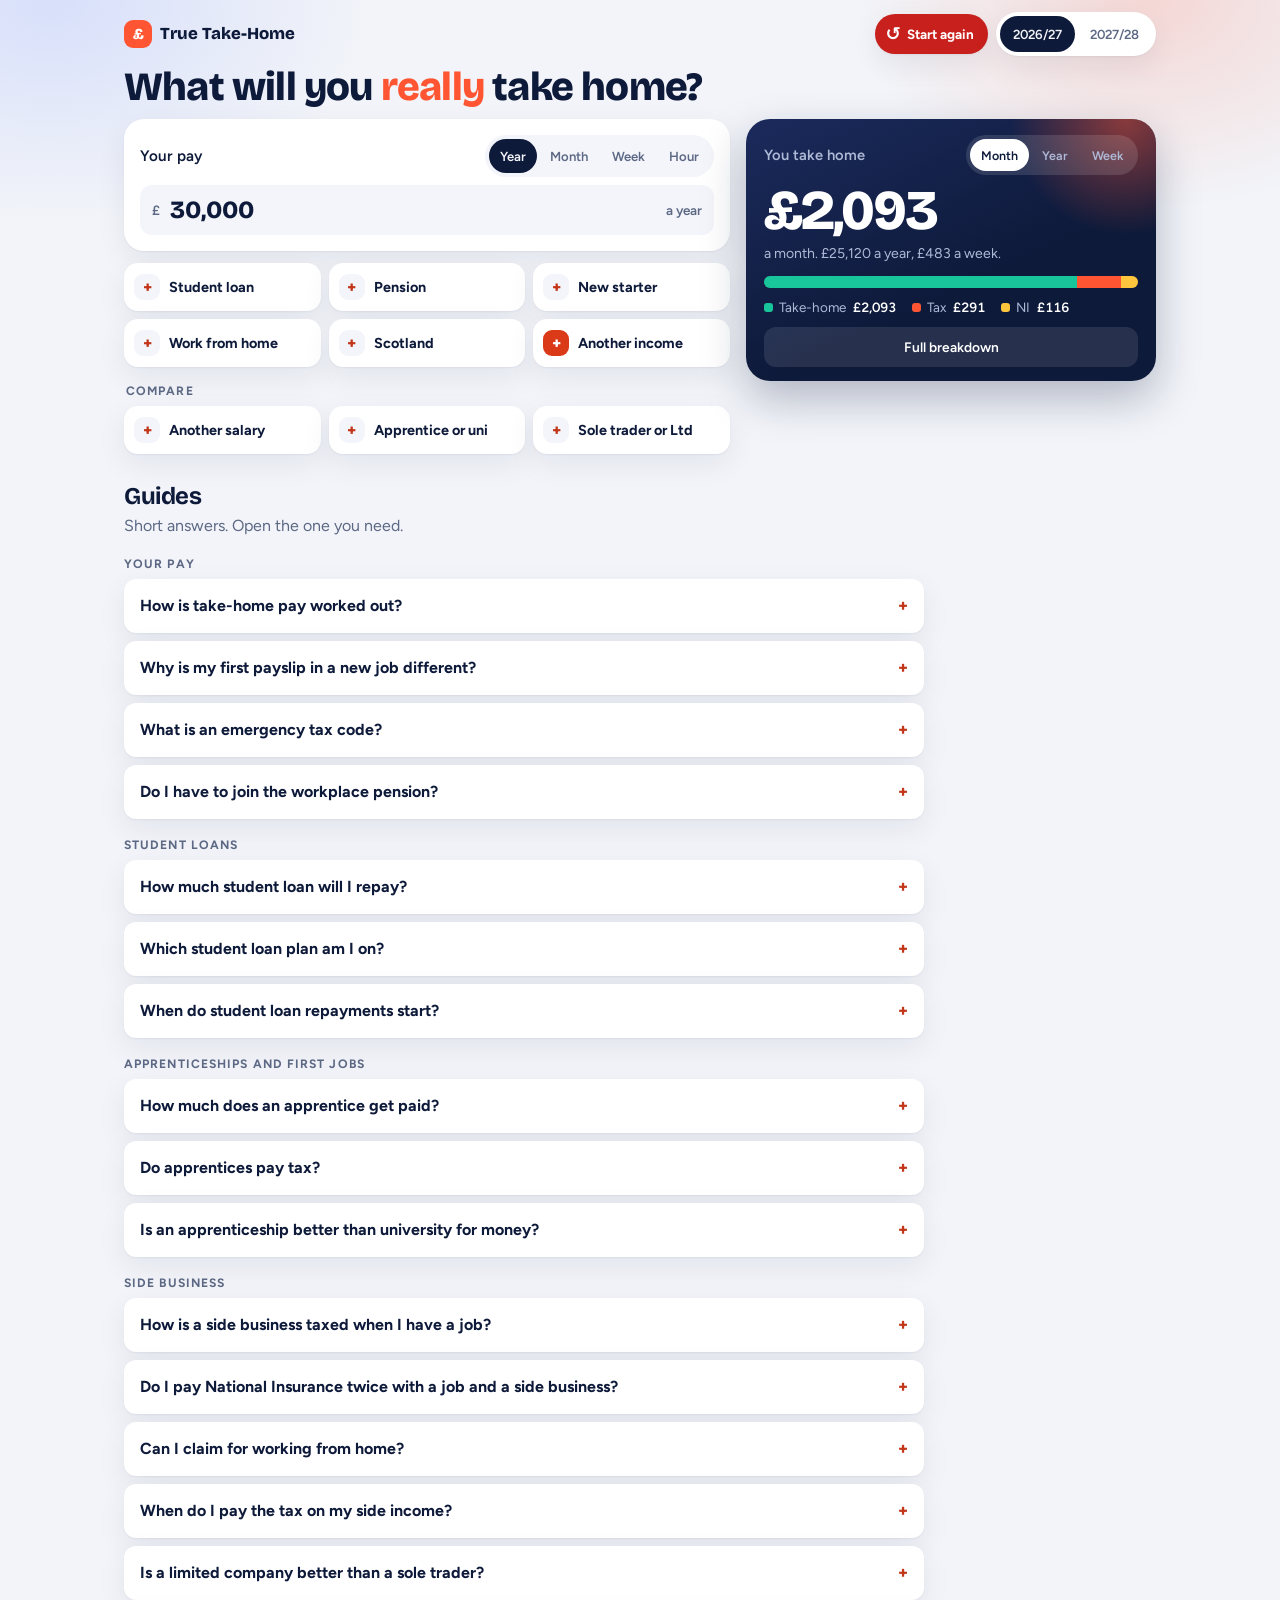
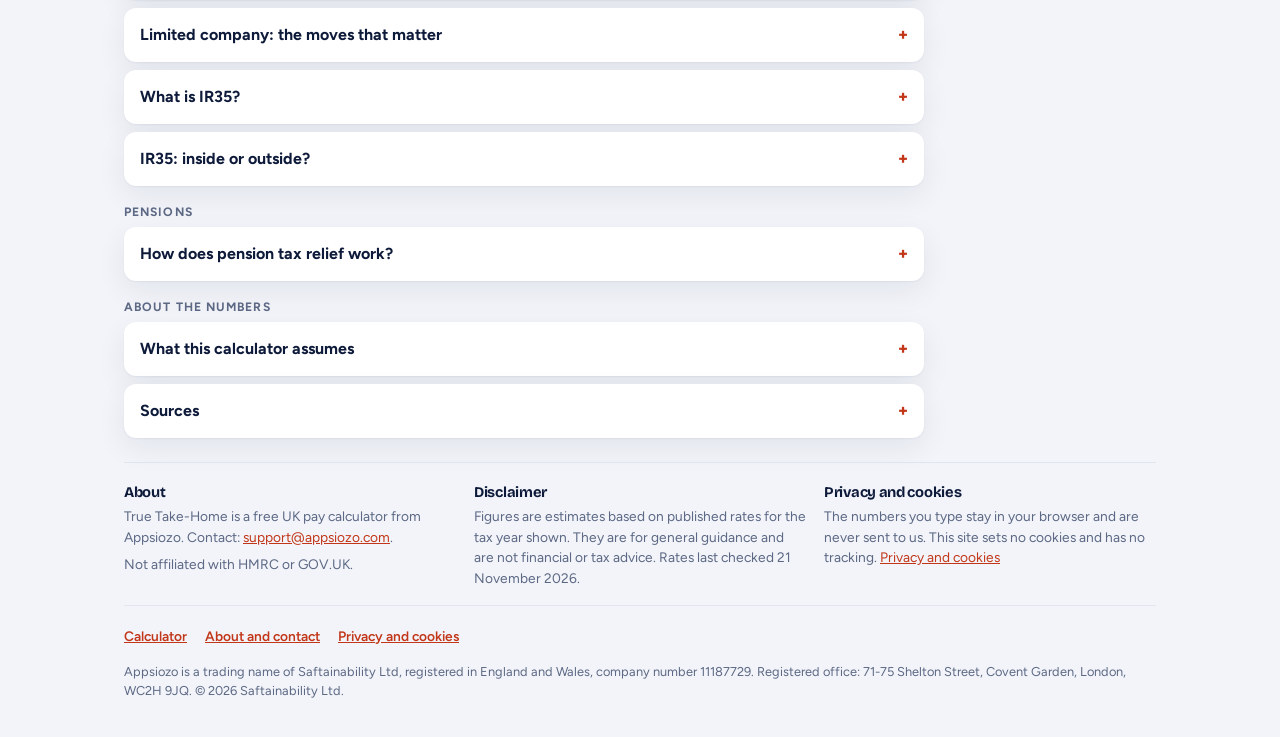
<file: docs/index.html>
<!DOCTYPE html>
<html lang="en-GB">
<head>
<meta charset="utf-8">
<meta name="viewport" content="width=device-width, initial-scale=1">
<title>Take-Home Pay Calculator UK 2026/27 | True Take-Home</title>
<meta name="description" content="Free UK take-home pay calculator for 2026/27. Salary in, take-home out. Add a student loan, pension, first job or side business only if it applies.">
<meta name="theme-color" content="#0E1A3A">
<meta name="robots" content="noindex">
<meta property="og:title" content="True Take-Home: what will you really take home?">
<meta property="og:description" content="Salary in, take-home out. Switch on student loan, pension, a first job or a side business only if they apply.">
<meta property="og:type" content="website">
<meta property="og:site_name" content="True Take-Home">
<meta property="og:locale" content="en_GB">
<link rel="icon" href="favicon.svg" type="image/svg+xml">
<link rel="apple-touch-icon" href="apple-touch-icon.png">
<link rel="preload" href="fonts/figtree.woff2" as="font" type="font/woff2" crossorigin>
<link rel="preload" href="fonts/bricolage.woff2" as="font" type="font/woff2" crossorigin>
<script type="application/ld+json">[{"@context": "https://schema.org", "@type": "FAQPage", "mainEntity": [{"@type": "Question", "name": "How is take-home pay worked out?", "acceptedAnswer": {"@type": "Answer", "text": "Three things come off your pay. Income Tax: nothing on the first £12,570 a year, 20% on the next £37,700, 40% above £50,270 and 45% above £125,140. National Insurance: 8% of pay between £12,570 and £50,270 and 2% above. And anything you have agreed to, such as a pension or a student loan. Scotland has its own six Income Tax bands, which the Scotland button applies."}}, {"@type": "Question", "name": "Why is my first payslip in a new job different?", "acceptedAnswer": {"@type": "Answer", "text": "Your tax-free allowance builds up from April whether you are working or not. If you start part way through the year, the unused allowance is waiting for you, so your first payslips have little or no Income Tax on them. National Insurance and student loan repayments are worked out on each payslip separately, so they start straight away. Add New starter to see both figures."}}, {"@type": "Question", "name": "What is an emergency tax code?", "acceptedAnswer": {"@type": "Answer", "text": "If your employer does not know your tax history, HMRC can put you on a temporary code such as 1257L W1 or M1, or 0T. You may pay more tax than you owe for a month or two. Handing over a P45 or filling in the starter checklist usually fixes it, and the overpaid tax comes back through your pay."}}, {"@type": "Question", "name": "Do I have to join the workplace pension?", "acceptedAnswer": {"@type": "Answer", "text": "If you are 22 or over and earn more than £10,000 a year your employer must enrol you, with at least 5% from you and 3% from them. You can opt out, but you give up the employer's money. Under 22 you can ask to join."}}, {"@type": "Question", "name": "How much student loan will I repay?", "acceptedAnswer": {"@type": "Answer", "text": "You repay 9% of what you earn above your plan's threshold. A postgraduate loan adds 6% above its own threshold. What you owe does not change the repayment. Only your pay does."}}, {"@type": "Question", "name": "Which student loan plan am I on?", "acceptedAnswer": {"@type": "Answer", "text": "It depends on where you lived and when you started. England from August 2023: Plan 5. England from 2012 to 2023, or Wales from 2012: Plan 2. Before September 2012, or Northern Ireland: Plan 1. Scotland: Plan 4. A Master's or Doctoral loan is the postgraduate plan and is repaid alongside the others."}}, {"@type": "Question", "name": "When do student loan repayments start?", "acceptedAnswer": {"@type": "Answer", "text": "The April after you finish or leave your course, and only once you earn over the threshold. Your employer takes it from each payslip, so a month with a bonus can trigger a repayment even if your yearly pay is under the threshold. Anything left is written off after 25 to 40 years, depending on the plan."}}, {"@type": "Question", "name": "How much does an apprentice get paid?", "acceptedAnswer": {"@type": "Answer", "text": "At least £8.00 an hour if you are under 19, or in the first year of your apprenticeship. After the first year, if you are 19 or over, you move to the minimum wage for your age: £10.85 for 18 to 20 and £12.71 for 21 and over. Many employers pay more. Pick \"an hour\" next to your pay to enter an hourly rate."}}, {"@type": "Question", "name": "Do apprentices pay tax?", "acceptedAnswer": {"@type": "Answer", "text": "Yes, in the same way as any employee. On a first year apprentice wage most or all of your pay sits inside the £12,570 tax-free allowance, so there is little or no Income Tax or National Insurance to pay."}}, {"@type": "Question", "name": "Is an apprenticeship better than university for money?", "acceptedAnswer": {"@type": "Answer", "text": "An apprentice earns from day one, pays no tuition fees and has no student loan to repay. A graduate starts three or four years later, often on higher pay, and repays 9% of earnings above the threshold. Which comes out ahead depends on the two salaries. The Apprenticeship or uni comparison adds up take-home pay year by year so you can see where the lines cross."}}, {"@type": "Question", "name": "How is a side business taxed when I have a job?", "acceptedAnswer": {"@type": "Answer", "text": "As a sole trader, your profit is added to your salary and taxed on top. Your salary has already used your tax-free allowance, so the profit is taxed from the first pound. If your sales are £1,000 or less in 2026/27 there is nothing to pay or report, and that limit rises to £3,000 from 6 April 2027."}}, {"@type": "Question", "name": "Do I pay National Insurance twice with a job and a side business?", "acceptedAnswer": {"@type": "Answer", "text": "You pay Class 1 on your salary and Class 4 on your sole trader profit, but not both in full. Profit under £12,570 pays no Class 4. Above that, an annual maximum limits the 6% rate once your job has paid enough, and the rest is charged at 2%."}}, {"@type": "Question", "name": "Can I claim for working from home?", "acceptedAnswer": {"@type": "Answer", "text": "A sole trader can claim a share of rent or mortgage interest, council tax, energy, water and insurance, by room and by time, or a flat rate of £10 to £26 a month. Check your tenancy allows business use, and keep some private use of the room if you own. An employee can no longer claim from HMRC since April 2026, but an employer can pay £6 a week tax free. A limited company pays its director the same £6, or rent under a written agreement."}}, {"@type": "Question", "name": "When do I pay the tax on my side income?", "acceptedAnswer": {"@type": "Answer", "text": "For 2026/27 the return and payment are due by 31 January 2028. If the bill is over £1,000 and most of your tax is not collected through your pay, HMRC also asks for payments on account in January and July. Under £3,000, you can ask for it to be collected through your tax code if you file online by 30 December."}}, {"@type": "Question", "name": "Is a limited company better than a sole trader?", "acceptedAnswer": {"@type": "Answer", "text": "Less often than it used to be. A company pays Corporation Tax at 19% on profits up to £50,000, then you pay dividend tax of 10.75% or 35.75% on what you take out. A company tends to win when you leave profit in it, pay it into a pension, or need limited liability. The Sole trader or company comparison runs both on your figures."}}, {"@type": "Question", "name": "What is IR35?", "acceptedAnswer": {"@type": "Answer", "text": "IR35 is the nickname for the off-payroll working rules. If you work for a client through your own limited company but in practice work like one of their employees, the fee is taxed like a salary: Income Tax and National Insurance come off before your company is paid, and business costs no longer reduce the bill. It does not apply to sole traders."}}, {"@type": "Question", "name": "How does pension tax relief work?", "acceptedAnswer": {"@type": "Answer", "text": "Money going into a pension is not taxed. With a workplace pension that usually happens through your payslip. With a personal pension you pay in £80, the provider adds £20, and if you pay 40% tax you can claim another £20 back from HMRC. Salary sacrifice also saves National Insurance."}}]}, {"@context": "https://schema.org", "@type": "WebApplication", "name": "True Take-Home Calculator", "applicationCategory": "FinanceApplication", "operatingSystem": "Any", "offers": {"@type": "Offer", "price": "0", "priceCurrency": "GBP"}, "publisher": {"@type": "Organization", "name": "Saftainability Ltd"}}]</script>
<style>
@font-face{font-family:"Bricolage Grotesque";font-style:normal;font-display:swap;font-weight:200 800;src:url(fonts/bricolage.woff2) format("woff2")}
@font-face{font-family:"Figtree";font-style:normal;font-display:swap;font-weight:300 900;src:url(fonts/figtree.woff2) format("woff2")}
/* Layout idea: one screen. Pay in, answer out, and a row of switches. Each switch opens one small panel. Navy answer card, coral for action, mint for on and for money kept. */
:root{
  --bg:#F2F4F9;
  --surface:#FFFFFF;
  --field:#F3F5FA;
  --ink:#0E1A3A;
  --muted:#5C6884;
  --line:#E2E6F0;
  --coral:#FF5533;
  --coral-btn:#DB3A18;
  --link:#C2371A;
  --hero:#0E1A3A;
  --hero-2:#1B2A5C;
  --hero-muted:#AEB9D6;
  --gain:#19C59A;
  --gain-bg:#DCF7EE;
  --gain-ink:#075443;
  --warn-bg:#FFF0D9;
  --warn:#874700;
  --gold-bg:#FFEFA6;
  --gold-ink:#4F3B00;
  --seg-take:#19C59A;--seg-tax:#FF5533;--seg-ni:#FFC53D;--seg-loan:#F07BD0;--seg-ct:#B58BFF;--seg-pen:#6C8CFF;--seg-cost:#8E99B5;--seg-ret:#3CCBEA;
  --shadow:0 1px 2px rgba(14,26,58,.05),0 10px 30px rgba(14,26,58,.07);
  --f-display:"Bricolage Grotesque","Arial Narrow",system-ui,sans-serif;
  --f-body:"Figtree",system-ui,-apple-system,"Segoe UI",sans-serif;
  --r:20px;--r-s:12px;
}
@media (prefers-color-scheme: dark){
  :root:not([data-theme="light"]){
    --bg:#080E1F;--surface:#111935;--field:#0B1229;--ink:#EEF1FA;--muted:#98A3C2;--line:#232D52;
    --link:#FF8A70;--hero:#18224A;--hero-2:#24326B;--hero-muted:#B4BEDB;
    --gain-bg:#0E3A30;--gain-ink:#86EDCF;--warn-bg:#3A2A12;--warn:#FFC37A;--gold-bg:#4D3D0A;--gold-ink:#FFE38F;
    --shadow:0 1px 2px rgba(0,0,0,.3),0 10px 30px rgba(0,0,0,.35);
    color-scheme:dark;
  }
}
:root[data-theme="dark"]{
  --bg:#080E1F;--surface:#111935;--field:#0B1229;--ink:#EEF1FA;--muted:#98A3C2;--line:#232D52;
  --link:#FF8A70;--hero:#18224A;--hero-2:#24326B;--hero-muted:#B4BEDB;
  --gain-bg:#0E3A30;--gain-ink:#86EDCF;--warn-bg:#3A2A12;--warn:#FFC37A;--gold-bg:#4D3D0A;--gold-ink:#FFE38F;
  --shadow:0 1px 2px rgba(0,0,0,.3),0 10px 30px rgba(0,0,0,.35);
  color-scheme:dark;
}
*{box-sizing:border-box}
html{-webkit-text-size-adjust:100%}
body{margin:0;background:var(--bg);color:var(--ink);font-family:var(--f-body);font-size:16px;line-height:1.5;overflow-x:hidden;position:relative}
body::before{content:"";position:absolute;inset:0 0 auto 0;height:520px;z-index:0;pointer-events:none;
  background:radial-gradient(420px 300px at 90% 0%,rgba(255,85,51,.18),transparent 70%),radial-gradient(460px 320px at 4% 0%,rgba(108,140,255,.20),transparent 70%)}
.wrap{max-width:1060px;margin:0 auto;padding:0 14px;position:relative;z-index:1}
a{color:var(--link)}
a:focus-visible,button:focus-visible,input:focus-visible,select:focus-visible,summary:focus-visible{outline:3px solid var(--coral);outline-offset:2px}
h1,h2,h3{font-family:var(--f-display);line-height:1.08;text-wrap:balance;margin:0;letter-spacing:-.02em}
h1{font-size:clamp(1.2rem,5.4vw,2.5rem);font-weight:800}
h1 em{font-style:normal;color:var(--coral)}
h2{font-size:1.5rem;font-weight:700}
h3{font-size:1.05rem;font-weight:700}
p{margin:0}
[hidden]{display:none!important}
.num{font-variant-numeric:tabular-nums}

/* header */
.top{display:flex;align-items:center;justify-content:space-between;gap:10px;padding:12px 0 8px}
.brand{display:inline-flex;align-items:center;gap:8px;font-family:var(--f-display);font-weight:800;font-size:1.05rem;text-decoration:none;color:var(--ink)}
.brand i{width:28px;height:28px;border-radius:9px;background:var(--coral);color:#fff;display:grid;place-items:center;font-style:normal;font-size:.95rem}
.top .seg{background:var(--surface);box-shadow:var(--shadow)}
.head{padding:2px 0 10px}

/* app grid: phone order is pay, answer, switches, panels */
.app{display:grid;grid-template-columns:minmax(0,1fr);gap:12px;align-items:start}
.app>*{min-width:0}
#pay{order:1}#out{order:2}#adds{order:3}#panels{order:4}
@media (min-width:940px){
  .app{grid-template-columns:minmax(0,1fr) 410px;column-gap:16px}
  #pay,#adds,#panels{grid-column:1}
  #out{grid-column:2;grid-row:1 / span 3;position:sticky;top:12px}
}
.card{background:var(--surface);border-radius:var(--r);padding:16px;box-shadow:var(--shadow)}

/* fields */
label,.lbl{display:block;font-weight:600;font-size:.88rem;margin-bottom:6px}
.hint{font-size:.8rem;color:var(--muted);margin-top:5px;line-height:1.35}
.inp{display:flex;align-items:center;border-radius:var(--r-s);background:var(--field);border:2px solid transparent;transition:border-color .15s,background .15s;min-width:0}
.inp:focus-within{border-color:var(--coral);background:var(--surface)}
.inp span{padding:0 10px;color:var(--muted);font-weight:600;font-size:.84rem;white-space:nowrap}
.inp input,.inp select{flex:1;min-width:0;width:100%;border:0;background:transparent;color:var(--ink);font:600 1.05rem var(--f-body);font-variant-numeric:tabular-nums;padding:12px 8px 12px 0;outline:0}
.inp input:first-child,.inp select{padding-left:12px}
.inp select{font-size:.92rem;font-weight:600}
.payrow{display:grid;grid-template-columns:minmax(0,1fr) auto;gap:8px}
.payrow .inp input{font:800 1.5rem var(--f-display);padding-top:9px;padding-bottom:9px}
.payrow .inp.per{min-width:118px}
.fields{display:grid;gap:12px;grid-template-columns:repeat(auto-fit,minmax(190px,1fr))}
.items{display:grid;gap:10px;grid-template-columns:repeat(2,minmax(0,1fr))}
@media (min-width:560px){.items{grid-template-columns:repeat(3,minmax(0,1fr))}}
.items label{font-size:.8rem;margin-bottom:4px;white-space:nowrap;overflow:hidden;text-overflow:ellipsis}
.items .inp input{font-size:.98rem;padding-top:10px;padding-bottom:10px}
.items .inp span{padding:0 7px 0 9px;font-size:.78rem}
.stepper{display:flex;align-items:center;gap:6px}
.stepper>button{width:44px;height:46px;flex:none;border-radius:var(--r-s);border:0;background:var(--field);color:var(--ink);font:700 1.2rem var(--f-body);cursor:pointer}
.stepper .inp{flex:1}
.stepper .inp input{text-align:center;padding-left:0;min-width:2.5em}
.stepper .inp span{padding:0 8px}
input[type=range]{width:100%;margin:8px 0 0;height:30px;accent-color:var(--coral)}
.check{display:flex;gap:10px;align-items:flex-start;font-weight:600;font-size:.92rem;margin:0;cursor:pointer;padding:6px 0}
.check input{width:22px;height:22px;accent-color:var(--coral);flex:none;margin:0}
.seg{display:inline-flex;background:var(--field);border-radius:999px;padding:4px;gap:2px}
.seg button{font:600 .82rem var(--f-body);min-height:36px;padding:0 13px;border:0;border-radius:999px;background:transparent;color:var(--muted);cursor:pointer}
.seg button[aria-pressed="true"]{background:var(--ink);color:var(--bg)}
.seg.wide{display:grid;grid-template-columns:repeat(3,minmax(0,1fr));width:100%;border-radius:14px}
.seg.wide button{border-radius:11px;min-height:40px;padding:0 4px}
.sub{display:flex;align-items:center;justify-content:space-between;gap:10px;flex-wrap:wrap;margin:16px 0 8px}
.sub b{font:700 .76rem var(--f-body);letter-spacing:.09em;text-transform:uppercase;color:var(--muted)}
.sum{margin-top:12px;font-size:.9rem;color:var(--muted);background:var(--gain-bg);border-radius:var(--r-s);padding:10px 12px}
.sum,.sum strong{color:var(--gain-ink)}
.sum.plain{background:var(--field);color:var(--muted)}
.sum.plain strong{color:var(--ink)}
details.more{margin-top:12px;border-top:1px solid var(--line);padding-top:4px}
details.more>summary{cursor:pointer;font-weight:700;font-size:.86rem;color:var(--link);list-style:none;padding:9px 0}
details.more>summary::-webkit-details-marker{display:none}
details.more>summary::before{content:"+ "}
details.more[open]>summary::before{content:"\2212  "}

/* switches */
.adds h2{font:700 .76rem var(--f-body);letter-spacing:.09em;text-transform:uppercase;color:var(--muted);margin:0 0 8px}
.adds .chips{margin-bottom:12px}
.adds .chips:last-child{margin-bottom:0}
.addh{display:flex;justify-content:space-between;align-items:baseline;gap:10px}
.addh .linkbtn{padding:0 0 8px}
.chips.scroll{flex-wrap:nowrap;overflow-x:auto;scrollbar-width:none;margin-right:-16px;padding-right:16px}
.chips.scroll::-webkit-scrollbar{display:none}
.chips.scroll .chip{flex:none}
@media (min-width:940px){.chips.scroll{flex-wrap:wrap;overflow:visible;margin-right:0;padding-right:0}}
.chips{display:flex;flex-wrap:wrap;gap:6px}
.chip{display:inline-flex;align-items:center;gap:5px;min-height:40px;padding:0 12px 0 9px;white-space:nowrap;border-radius:999px;border:0;background:var(--field);color:var(--ink);font:600 .85rem var(--f-body);cursor:pointer;transition:background .15s,color .15s}
.chip::before{content:"+";font:800 1rem var(--f-display);color:var(--link);width:12px;text-align:center}
.chip[aria-pressed="true"]{background:var(--ink);color:var(--bg)}
.chip[aria-pressed="true"]::before{content:"\2713";color:var(--gain);font-size:.85rem}
.chip:disabled{opacity:.45;cursor:not-allowed}
.linkbtn{background:none;border:0;padding:10px 0 0;font:600 .82rem var(--f-body);color:var(--link);cursor:pointer;text-decoration:underline;text-underline-offset:3px}

/* panels */
#panels{display:grid;gap:12px}
.panel{scroll-margin-top:12px;animation:rise .22s ease-out}
@keyframes rise{from{opacity:.4;transform:translateY(6px)}to{opacity:1;transform:none}}
.ph{display:flex;align-items:center;justify-content:space-between;gap:10px;margin-bottom:12px}
.ph h3{display:flex;align-items:center;gap:9px}
.ph h3::before{content:"";width:10px;height:10px;border-radius:50%;background:var(--gain)}
.panel.cmp .ph h3::before{background:var(--seg-pen)}
.x{width:36px;height:36px;border-radius:50%;border:0;background:var(--field);color:var(--muted);font:700 1.1rem var(--f-body);cursor:pointer;flex:none}

/* answer */
.result{background:linear-gradient(155deg,var(--hero-2),var(--hero) 60%);color:#fff;border-radius:24px;padding:16px 18px 14px;position:relative;overflow:hidden;box-shadow:0 18px 44px rgba(14,26,58,.28)}
.result::before{content:"";position:absolute;width:240px;height:240px;right:-90px;top:-120px;border-radius:50%;background:radial-gradient(circle,rgba(255,85,51,.5),transparent 68%);pointer-events:none}
.result>*{position:relative}
.r-top{display:flex;justify-content:space-between;align-items:center;gap:10px}
.r-top>span{font-weight:600;font-size:.92rem;color:var(--hero-muted)}
.result .seg{background:rgba(255,255,255,.12)}
.result .seg button{color:var(--hero-muted);min-height:32px;padding:0 11px;font-size:.78rem}
.result .seg button[aria-pressed="true"]{background:#fff;color:#0E1A3A}
.val{font:800 clamp(2.7rem,11vw,3.5rem)/1 var(--f-display);letter-spacing:-.04em;display:block;margin:8px 0 4px;font-variant-numeric:tabular-nums}
.subt{color:var(--hero-muted);font-size:.88rem;display:block;min-height:1.3em}
.bar{display:flex;height:12px;border-radius:99px;overflow:hidden;margin:12px 0 9px;background:rgba(255,255,255,.14)}
.bar i{display:block;height:100%;transition:width .35s ease}
.legend{display:flex;flex-wrap:wrap;gap:4px 16px;font-size:.84rem}
.legend div{display:flex;gap:7px;color:var(--hero-muted);white-space:nowrap}
.legend b{display:inline-block;width:9px;height:9px;border-radius:3px;margin-right:6px}
.legend span:last-child{color:#fff;font-weight:600}
.more-btn{margin-top:10px;width:100%;min-height:40px;border:0;border-radius:var(--r-s);background:rgba(255,255,255,.1);color:#fff;font:600 .86rem var(--f-body);cursor:pointer}
.detail{background:var(--surface);border-radius:var(--r);padding:14px 16px;box-shadow:var(--shadow);margin-top:10px}
.lines{margin:0;padding:0;list-style:none}
.lines>li{border-bottom:1px solid var(--line);font-size:.92rem}
.lr{display:flex;justify-content:space-between;align-items:center;gap:12px;padding:9px 0;min-height:42px}
.lr span:last-child{font-weight:600;white-space:nowrap}
.lines>li.tot{border-bottom:0;font-weight:700;font-size:1rem}
.lines>li.tot .lr span:last-child{font:800 1.1rem var(--f-display)}
.lines>li.pot{border-bottom:0;color:var(--muted)}
.lines>li.pot .lr{padding-top:0;min-height:0}
.exp summary{cursor:pointer;list-style:none}
.exp summary::-webkit-details-marker{display:none}
.exp summary span:first-child::before{content:"+";display:inline-grid;place-items:center;width:20px;height:20px;margin-right:8px;border-radius:6px;background:var(--field);color:var(--link);font:800 .9rem var(--f-display)}
.exp details[open] summary span:first-child::before{content:"\2212";background:var(--ink);color:var(--bg)}
.slices{list-style:none;margin:0 0 10px;padding:8px 12px;background:var(--field);border-radius:var(--r-s);display:grid;gap:6px}
.slices li{display:flex;justify-content:space-between;gap:12px;font-size:.86rem;color:var(--muted)}
.slices li span:last-child{color:var(--ink);font-weight:600;white-space:nowrap}
.sa{background:var(--field);border-radius:var(--r-s);padding:11px 13px;margin-top:10px}
.sa h3{font-size:.98rem;margin-bottom:3px}
.sa p{font-size:.88rem;color:var(--muted)}
.sa p strong{color:var(--ink)}
.notes{margin:10px 0 0;padding:0;list-style:none;display:grid;gap:7px}
.notes li{font-size:.85rem;background:var(--warn-bg);color:var(--warn);border-radius:var(--r-s);padding:9px 11px;line-height:1.4}
.acts{display:flex;flex-wrap:wrap;gap:8px;margin-top:12px}
.btn{display:inline-block;background:var(--coral-btn);color:#fff;font:700 .88rem var(--f-body);text-decoration:none;padding:10px 16px;border-radius:999px;border:0;cursor:pointer}
.btn.ghost{background:var(--field);color:var(--ink)}

/* compare */
.headline{font:800 1.25rem/1.15 var(--f-display);letter-spacing:-.02em;margin:2px 0 6px}
.cap{font-size:.88rem;color:var(--muted)}
.bars{display:grid;gap:8px;margin:12px 0}
.bars div{display:grid;grid-template-columns:minmax(0,118px) 1fr auto;align-items:center;gap:10px;font-size:.86rem;color:var(--muted)}
.bars i{display:block;height:11px;border-radius:99px;background:var(--field);overflow:hidden}
.bars i b{display:block;height:100%;border-radius:99px;background:var(--seg-pen);transition:width .35s ease}
.bars .win i b{background:var(--gain)}
.bars span:last-child{color:var(--ink);font-weight:700;font-variant-numeric:tabular-nums}
table.t{width:100%;border-collapse:collapse;font-size:.86rem;table-layout:fixed;margin-top:10px}
table.t th,table.t td{padding:8px 4px;text-align:right;border-bottom:1px solid var(--line);font-variant-numeric:tabular-nums;overflow-wrap:anywhere}
table.t th:first-child,table.t td:first-child{text-align:left;width:34%}
table.t thead th{font:700 .82rem var(--f-display);vertical-align:bottom}
table.t tr:last-child td{border-bottom:0;font-weight:700}
table.t .best{color:var(--gain-ink);background:var(--gain-bg)}
svg.chart{width:100%;height:auto;display:block;margin-top:10px}
svg.chart text{fill:var(--muted);font-family:var(--f-body);font-size:12px;font-variant-numeric:tabular-nums}
svg.chart .grid{stroke:var(--line);stroke-width:1}
svg.chart .zero{stroke:var(--ink);stroke-width:1.2}
svg.chart .ln{fill:none;stroke-width:2.4;stroke-linejoin:round;stroke-linecap:round}
svg.chart .a{stroke:var(--gain)}svg.chart .b{stroke:var(--seg-pen)}svg.chart .k{stroke:var(--ink)}
svg.chart .pos{fill:var(--gain);opacity:.26}svg.chart .negf{fill:var(--coral);opacity:.18}
svg.chart .dot{fill:var(--coral);stroke:var(--surface);stroke-width:2.5}
svg.chart .lab{fill:var(--ink);font-weight:700}
.key{display:flex;flex-wrap:wrap;gap:6px 16px;font-size:.84rem;color:var(--muted);margin-top:8px}
.key b{display:inline-block;width:14px;height:4px;border-radius:2px;margin-right:6px;vertical-align:middle}

/* below the fold */
.ad{margin:22px 0;min-height:100px;border:1.5px dashed var(--line);border-radius:var(--r);display:grid;place-items:center;text-align:center;color:var(--muted);font-size:.8rem;padding:10px}
.ad small{display:block;text-transform:uppercase;letter-spacing:.12em;font-size:.72rem;font-weight:700;margin-bottom:3px}
.guides{padding:18px 0 6px}
.guides>h2{margin-bottom:4px}
.guides>p{color:var(--muted);margin-bottom:14px}
.guides h3.grp{font:700 .76rem var(--f-body);letter-spacing:.09em;text-transform:uppercase;color:var(--muted);margin:18px 0 8px}
.acc{display:grid;gap:8px;max-width:800px}
.acc details{background:var(--surface);border-radius:var(--r-s);padding:4px 16px;box-shadow:var(--shadow)}
.acc summary{cursor:pointer;font-weight:700;list-style:none;display:flex;justify-content:space-between;gap:12px;padding:11px 0}
.acc summary::-webkit-details-marker{display:none}
.acc summary::after{content:"+";font:700 1.2rem var(--f-display);color:var(--link)}
.acc details[open] summary::after{content:"\2212"}
.acc details>*:not(summary){color:var(--muted);font-size:.94rem;margin-bottom:12px}
.acc ul{padding-left:20px;display:grid;gap:5px;margin-top:0}
.acc table{border-collapse:collapse;width:100%;font-size:.9rem}
.acc td,.acc th{padding:6px 4px;border-bottom:1px solid var(--line);text-align:left}
footer{border-top:1px solid var(--line);margin-top:18px;padding:22px 0 100px;font-size:.86rem;color:var(--muted)}
footer .cols{display:grid;gap:18px;grid-template-columns:repeat(auto-fit,minmax(230px,1fr))}
footer h3{font-size:.92rem;color:var(--ink);margin-bottom:5px}
footer p+p{margin-top:7px}

/* floating answer on a phone, only while the answer card is off screen */
.dock{position:fixed;left:10px;right:10px;bottom:10px;z-index:5;background:var(--hero);color:#fff;display:flex;justify-content:space-between;align-items:center;gap:12px;padding:9px 9px 9px 18px;border-radius:999px;box-shadow:0 12px 30px rgba(8,14,31,.4);transition:transform .25s ease,opacity .25s ease}
.dock.off{transform:translateY(90px);opacity:0;pointer-events:none}
.dock .num{font:800 1.2rem var(--f-display)}
.dock small{display:block;font-size:.64rem;font-weight:700;color:var(--hero-muted);text-transform:uppercase;letter-spacing:.1em}
.dock button{color:#fff;background:var(--coral-btn);font:700 .84rem var(--f-body);border:0;min-height:40px;padding:0 16px;border-radius:999px;cursor:pointer}
@media (min-width:940px){.dock{display:none}footer{padding-bottom:36px}}
@media (prefers-reduced-motion:reduce){*{transition:none!important;animation:none!important}}
@media (max-width:480px){
  .chip::before{display:none}
  .chip{padding:0 13px}
  .adds .chips:not(.scroll){display:grid;grid-template-columns:repeat(3,minmax(0,1fr))}
  .adds .chips:not(.scroll) .chip{justify-content:center;padding:0 3px;font-size:.8rem}
}
.addh .linkbtn{padding:11px 0 11px 12px;margin:-11px 0 -3px}
@media (max-width:340px){.adds .chips:not(.scroll) .chip{font-size:.72rem;padding:0 1px}}
@media (pointer:coarse){.result .seg button{min-height:38px}}

/* costs and bills, one line at a time */
.bigbtn{display:flex;align-items:center;justify-content:center;gap:8px;width:100%;min-height:50px;margin-top:12px;border:0;border-radius:14px;background:var(--ink);color:var(--bg);font:700 .95rem var(--f-body);cursor:pointer}
.bigbtn::before{content:"+";font:800 1.2rem var(--f-display);color:var(--gain)}
.bigbtn[aria-expanded="true"]{background:var(--field);color:var(--ink)}
.bigbtn[aria-expanded="true"]::before{content:"\2713";font-size:1rem}
.pick{display:grid;grid-template-columns:repeat(2,minmax(0,1fr));gap:8px;margin-top:10px}
@media (min-width:560px){.pick{grid-template-columns:repeat(3,minmax(0,1fr))}}
.pick button{min-height:50px;padding:6px 10px;border:1.5px dashed var(--line);border-radius:14px;background:transparent;color:var(--ink);font:600 .86rem var(--f-body);cursor:pointer;text-align:left;display:flex;align-items:center;gap:7px;line-height:1.2}
.pick button::before{content:"+";font:800 1.05rem var(--f-display);color:var(--link);flex:none}
.pick p{grid-column:1/-1;font-size:.86rem;color:var(--muted)}
.lns{display:grid;gap:10px;margin-top:12px}
@media (min-width:560px){.lns{grid-template-columns:repeat(2,minmax(0,1fr))}}
.ln label{font-size:.84rem;margin-bottom:4px}
.lnrow{display:flex;gap:6px;align-items:center}
.lnrow .inp{flex:1}
.lnrow .inp.pc{flex:0 0 112px}
.lnrow .inp.pc input{padding-left:10px;min-width:2.4em}
.lnrow .inp.pc span{padding:0 8px 0 0;font-size:.78rem}
.lnrow .x{width:44px;height:46px;border-radius:var(--r-s)}

/* v3: plus tiles, button groups, highlighted relief, ad space */
.payh{display:flex;justify-content:space-between;align-items:center;gap:10px;margin-bottom:8px}
.payh label{margin:0;font-size:.95rem}
.payh .seg button{min-height:34px;padding:0 11px}
.inp.big input{font:800 1.55rem var(--f-display);padding-top:8px;padding-bottom:8px}
.lbl{margin-bottom:8px}
.tiles{display:grid;grid-template-columns:repeat(2,minmax(0,1fr));gap:8px}
@media (min-width:560px){.tiles{grid-template-columns:repeat(3,minmax(0,1fr))}}
.tile{display:flex;align-items:center;gap:9px;min-height:48px;padding:0 10px;border:0;border-radius:14px;background:var(--surface);box-shadow:var(--shadow);color:var(--ink);font:700 .9rem var(--f-body);text-align:left;cursor:pointer;transition:background .15s,color .15s}
.tile::before{content:"+";flex:none;width:26px;height:26px;border-radius:9px;display:grid;place-items:center;background:var(--field);color:var(--link);font:800 1.1rem var(--f-display)}
.tile[aria-pressed="true"]{background:var(--ink);color:var(--bg)}
.tile[aria-pressed="true"]::before{content:"\2713";background:var(--gain);color:#06211F;font-size:.85rem}
.tile.inc:not([aria-pressed="true"])::before{background:var(--coral-btn);color:#fff}
.tile:disabled{opacity:.45;cursor:not-allowed}
.cmph{display:flex;justify-content:space-between;align-items:center;margin:14px 2px 8px}
.cmph h2{font:700 .76rem var(--f-body);letter-spacing:.09em;text-transform:uppercase;color:var(--muted)}
.cmph .linkbtn{padding:8px 0 8px 12px}
.rm{min-height:38px;padding:0 14px;border:0;border-radius:999px;background:var(--field);color:var(--link);font:700 .82rem var(--f-body);cursor:pointer;flex:none}
.plans{display:grid;grid-template-columns:repeat(2,minmax(0,1fr));gap:8px}
@media (min-width:560px){.plans{grid-template-columns:repeat(3,minmax(0,1fr))}}
.plans button{display:grid;gap:2px;text-align:left;min-height:58px;padding:8px 12px;border:2px solid transparent;border-radius:14px;background:var(--field);color:var(--ink);font-family:var(--f-body);cursor:pointer}
.plans button b{font:700 .95rem var(--f-display)}
.plans button small{font-size:.76rem;color:var(--muted);line-height:1.25}
.plans button[aria-pressed="true"]{background:var(--ink);color:var(--bg)}
.plans button[aria-pressed="true"] small{color:var(--hero-muted)}
.months{display:grid;grid-template-columns:repeat(6,minmax(0,1fr));gap:6px}
.months button{min-height:44px;border:0;border-radius:12px;background:var(--field);color:var(--ink);font:600 .86rem var(--f-body);cursor:pointer}
.months button[aria-pressed="true"]{background:var(--ink);color:var(--bg)}
.seg.wide.two{grid-template-columns:repeat(2,minmax(0,1fr))}
.hl{margin-top:10px;background:var(--gold-bg);color:var(--gold-ink);border-radius:var(--r-s);padding:8px 12px;font-size:.86rem;font-weight:600;display:flex;justify-content:space-between;gap:10px;align-items:center}
.hl b{font:800 1rem var(--f-display);white-space:nowrap}
.sum.gold{background:var(--gold-bg);margin-top:8px}
.sum.gold,.sum.gold strong{color:var(--gold-ink)}
.ad-a{margin:10px 0 0;min-height:64px;padding:6px}
.ad-a .ad-l{display:none}
@media (min-width:940px){.ad-a{min-height:262px}.ad-a .ad-s{display:none}.ad-a .ad-l{display:inline}}
@media (pointer:coarse){.payh .seg button{min-height:38px}.top .seg button{min-height:38px}}
@media (min-width:940px){.app{grid-template-rows:auto auto 1fr}}
@media (max-width:939px){.ad-a{min-height:58px;margin-top:8px}.tile{min-height:46px}.tiles{gap:7px}.app{gap:10px}}
.cmph .linkbtn{padding:12px 0 12px 14px}

/* start again: red, in the header and beside See result, with a few seconds to undo */
.topr{display:flex;align-items:center;gap:8px}
.reset{display:inline-flex;align-items:center;gap:6px;min-height:40px;padding:0 14px 0 11px;border:0;border-radius:999px;background:#C8201C;color:#fff;font:700 .84rem var(--f-body);cursor:pointer;white-space:nowrap}
.reset::before{content:"\21BA";font-size:1.15rem;line-height:1}
.reset.undo{background:var(--ink);color:var(--bg)}
.reset.undo::before{content:"\21A9";color:var(--gain)}
.top .reset{box-shadow:var(--shadow)}
.dockb{display:flex;gap:6px;flex:none}
.dock{padding-left:16px}
.dock .reset,.dock .see{min-height:40px;padding:0 13px;font:700 .82rem var(--f-body);border-radius:999px;border:0;cursor:pointer}
.dock .reset{padding-left:10px;background:#D62B26}
.dock .reset.undo{background:#fff;color:#0E1A3A}
.dock .see{background:var(--gain);color:#06211F}
.cmph{margin-top:16px}
@media (max-width:430px){.brand .wm{display:none}.brand i{width:34px;height:34px;font-size:1.1rem;border-radius:11px}}
@media (max-width:380px){.top .seg button{padding:0 8px;font-size:.76rem}.top .reset{padding:0 10px 0 8px;font-size:.78rem}.top{gap:6px}.topr{gap:6px}}

/* final audit fixes */
.plans button[aria-pressed="true"] small{color:inherit;opacity:.72}
.ad-a .ad-m{display:none}
@media (min-width:760px) and (max-width:939px){.ad-a{min-height:102px}.ad-a .ad-s{display:none}.ad-a .ad-m{display:inline}}
.dock small{font-size:.72rem;letter-spacing:.06em}
.brand{min-height:44px}
footer .links{margin-top:16px;padding-top:14px;border-top:1px solid var(--line);display:flex;flex-wrap:wrap;gap:6px 18px}
footer .links a{display:inline-block;padding:6px 0;font-weight:600}
footer .legal{margin-top:10px;font-size:.8rem}
/* text pages */
.page{max-width:720px;padding:6px 0 40px}
.page h1{font-size:clamp(1.7rem,6vw,2.4rem);margin:10px 0 6px}
.page h2{font-size:1.2rem;margin:26px 0 6px}
.page p,.page li{color:var(--ink);font-size:1rem;line-height:1.6}
.page p+p{margin-top:10px}
.page ul{margin:8px 0 0;padding-left:20px}
.page .lead{color:var(--muted);font-size:.95rem}
.page .card{background:var(--surface);box-shadow:var(--shadow);border-radius:var(--r);padding:18px;margin-top:16px}
.back{display:inline-flex;align-items:center;min-height:44px;padding:0 16px;border-radius:999px;background:var(--ink);color:var(--bg);font-weight:700;text-decoration:none;font-size:.9rem}
.ad.live{border:0;padding:0;display:block;min-height:100px}
.ad-a.live{min-height:60px}
@media (min-width:940px){.ad-a.live{min-height:250px}}
.vh{position:absolute;width:1px;height:1px;overflow:hidden;clip-path:inset(50%);white-space:nowrap}
.back{white-space:nowrap}
</style>
</head>
<body>
<div class="wrap">
  <header class="top">
    <a class="brand" href="#top" id="top"><i>£</i><span class="wm">True Take-Home</span></a>
    <div class="topr">
      <button type="button" class="reset" data-reset>Start again</button>
      <div class="seg" data-opt="year" role="group" aria-label="Tax year">
        <button type="button" data-v="2026-27">2026/27</button>
        <button type="button" data-v="2027-28">2027/28</button>
      </div>
    </div>
  </header>

  <main>
  <div class="head"><h1>What will you <em>really</em> take home?</h1></div>

  <div class="app" id="app">
    <section class="card" id="pay">
      <div class="payh">
        <label for="salary">Your pay</label>
        <div class="seg" data-opt="salaryPer" role="group" aria-label="Pay is per">
          <button type="button" data-v="year">Year</button>
          <button type="button" data-v="month">Month</button>
          <button type="button" data-v="week">Week</button>
          <button type="button" data-v="hour">Hour</button>
        </div>
      </div>
      <div class="inp big"><span>£</span><input id="salary" class="money" inputmode="decimal" value="30,000"><span id="payUnit">a year</span></div>
      <div id="hoursRow" hidden style="margin-top:10px">
        <label for="hours">Hours you work</label>
        <div class="stepper">
          <button type="button" data-for="hours" data-step="-0.5" aria-label="Fewer hours">&minus;</button>
          <div class="inp"><input id="hours" inputmode="decimal" value="37.5"><span>hours a week</span></div>
          <button type="button" data-for="hours" data-step="0.5" aria-label="More hours">+</button>
        </div>
      </div>
    </section>

    <section id="out">
      <h2 class="vh">Your take-home pay</h2>
      <div class="result" id="result" aria-live="polite">
        <div class="r-top">
          <span id="outLbl">You take home</span>
          <div class="seg" role="group" aria-label="Show figures per" id="perSeg">
            <button type="button" data-per="12" aria-pressed="true">Month</button>
            <button type="button" data-per="1" aria-pressed="false">Year</button>
            <button type="button" data-per="52" aria-pressed="false">Week</button>
          </div>
        </div>
        <span class="val" id="outTake">£0</span>
        <span class="subt" id="outSub"></span>
        <div class="bar" id="bar" role="img" aria-label="Where your pay goes"></div>
        <div class="legend num" id="legend"></div>
        <div class="hl" id="hlRelief" hidden></div>
        <button type="button" class="more-btn" id="moreBtn" aria-expanded="false" aria-controls="detail">Full breakdown</button>
      </div>
      <div class="detail" id="detail" hidden>
        <p class="cap" style="margin-bottom:6px">Tap a line with a + to see how it is worked out.</p>
        <ul class="lines num" id="lines"></ul>
        <div class="sa" id="saBox"></div>
        <ul class="notes" id="notes"></ul>
        <div class="acts">
          <button type="button" class="btn ghost" id="copyBtn">Copy summary</button>
        </div>
      </div>
    </section>

    <section id="adds" aria-label="Add to your calculation">
      <div class="tiles">
        <button type="button" class="tile" data-t="loan" aria-pressed="false">Student loan</button>
        <button type="button" class="tile" data-t="pension" aria-pressed="false">Pension</button>
        <button type="button" class="tile" data-t="starter" aria-pressed="false">New starter</button>
        <button type="button" class="tile" data-t="wfh" aria-pressed="false">Work from home</button>
        <button type="button" class="tile" data-t="scot" aria-pressed="false">Scotland</button>
        <button type="button" class="tile inc" data-t="side" aria-pressed="false">Another income</button>
      </div>
      <div class="cmph"><h2>Compare</h2></div>
      <div class="tiles">
        <button type="button" class="tile" data-t="cmpSal" aria-pressed="false">Another salary</button>
        <button type="button" class="tile" data-t="cmpRoute" aria-pressed="false">Apprentice or uni</button>
        <button type="button" class="tile" data-t="cmpSetup" aria-pressed="false">Sole trader or Ltd</button>
      </div>
    </section>

    <div id="panels">
      <!-- student loan -->
      <section class="card panel" data-p="loan" hidden>
        <div class="ph"><h3>Student loan</h3><button type="button" class="rm" data-close="loan" aria-label="Remove student loan">Remove</button></div>
        <div class="lbl">Which loans do you have? Pick every one that applies.</div>
        <div class="plans" role="group" aria-label="Student loan plans">
          <button type="button" data-plan="p5"><b>Plan 5</b><small>England, started 2023 or later</small></button>
          <button type="button" data-plan="p2"><b>Plan 2</b><small>England 2012 to 2023, or Wales</small></button>
          <button type="button" data-plan="p1"><b>Plan 1</b><small>Before 2012, or Northern Ireland</small></button>
          <button type="button" data-plan="p4"><b>Plan 4</b><small>Scotland</small></button>
          <button type="button" data-plan="pg"><b>Postgraduate</b><small>Master's or Doctoral loan</small></button>
        </div>
        <div class="sum" id="loanSum"></div>
        <div style="margin-top:12px">
          <label for="loanBal">What you still owe, if you know it</label>
          <div class="inp"><span>£</span><input id="loanBal" class="money" inputmode="decimal" value="0"></div>
        </div>
        <div class="sum plain" id="loanEst" hidden></div>
      </section>

      <!-- pension -->
      <section class="card panel" data-p="pension" hidden>
        <div class="ph"><h3>Pension</h3><button type="button" class="rm" data-close="pension" aria-label="Remove pension">Remove</button></div>
        <div class="fields">
          <div>
            <label for="wpPct">Workplace pension, your share</label>
            <div class="stepper">
              <button type="button" data-for="wpPct" data-step="-1" aria-label="Less workplace pension">&minus;</button>
              <div class="inp"><input id="wpPct" inputmode="decimal" value="5"><span>% of pay</span></div>
              <button type="button" data-for="wpPct" data-step="1" aria-label="More workplace pension">+</button>
            </div>
          </div>
          <div>
            <label for="sipp">Extra you pay into a personal pension</label>
            <div class="stepper">
              <button type="button" data-for="sipp" data-step="-25" aria-label="Less personal pension">&minus;</button>
              <div class="inp"><span>£</span><input id="sipp" class="money" inputmode="decimal" value="0"><span>a month</span></div>
              <button type="button" data-for="sipp" data-step="25" aria-label="More personal pension">+</button>
            </div>
          </div>
          <div id="cpenField" hidden>
            <label for="cpen">Paid in by your company</label>
            <div class="stepper">
              <button type="button" data-for="cpen" data-step="-25" aria-label="Less company pension">&minus;</button>
              <div class="inp"><span>£</span><input id="cpen" class="money" inputmode="decimal" value="0"><span>a month</span></div>
              <button type="button" data-for="cpen" data-step="25" aria-label="More company pension">+</button>
            </div>
          </div>
        </div>
        <div class="sum" id="penSum"></div>
        <div class="sum gold" id="penHl" hidden></div>
        <details class="more">
          <summary>How it comes out of your pay</summary>
          <div class="seg wide" data-opt="wpType" role="group" aria-label="How the workplace pension comes out of your pay">
            <button type="button" data-v="sacrifice">Salary sacrifice</button>
            <button type="button" data-v="netpay">Before tax</button>
            <button type="button" data-v="ras">After tax</button>
          </div>
          <div class="hint">Your payslip or HR will say which. Salary sacrifice also saves National Insurance.</div>
        </details>
      </section>

      <!-- new starter -->
      <section class="card panel" data-p="starter" hidden>
        <div class="ph"><h3>New starter</h3><button type="button" class="rm" data-close="starter" aria-label="Remove new starter">Remove</button></div>
        <div class="lbl">Your first payday is in</div>
        <div class="months" data-opt="startMonth" role="group" aria-label="Month of your first payday">
          <button type="button" data-v="12">Apr</button><button type="button" data-v="11">May</button><button type="button" data-v="10">Jun</button><button type="button" data-v="9">Jul</button>
          <button type="button" data-v="8">Aug</button><button type="button" data-v="7">Sep</button><button type="button" data-v="6">Oct</button><button type="button" data-v="5">Nov</button>
          <button type="button" data-v="4">Dec</button><button type="button" data-v="3">Jan</button><button type="button" data-v="2">Feb</button><button type="button" data-v="1">Mar</button>
        </div>
        <div class="hint">For a first job, or your first job since April. Pick the month of your first payslip.</div>
        <div class="sum" id="startSum"></div>
        <div class="sum plain" style="margin-top:8px">Give your employer your P45, or fill in the starter checklist they send you. Without one you can be put on an emergency tax code and pay too much until it is corrected.</div>
      </section>

      <!-- side business -->
      <section class="card panel" data-p="side" hidden>
        <div class="ph"><h3>Another income</h3><button type="button" class="rm" data-close="side" aria-label="Remove side business">Remove</button></div>
        <div class="lbl">A side business. How do you run it?</div>
        <div class="seg wide" role="group" aria-label="How you run it">
          <button type="button" data-mode="sole" aria-pressed="true">Sole trader</button>
          <button type="button" data-mode="ltd" aria-pressed="false">Limited company</button>
          <button type="button" data-mode="ir35" aria-pressed="false">Inside IR35</button>
        </div>
        <p class="hint" id="modeHint" style="margin:8px 0 12px"></p>
        <div class="fields">
          <div>
            <label for="sales" id="salesLbl">Sales for the year</label>
            <div class="inp"><span>£</span><input id="sales" class="money" inputmode="decimal" value="10,000"><span>a year</span></div>
          </div>
          <div id="costLump">
            <label for="costs">Business costs</label>
            <div class="inp"><span>£</span><input id="costs" class="money" inputmode="decimal" value="1,500"><span>a year</span></div>
          </div>
        </div>
        <div class="lns" id="bizGrid" hidden></div>
        <div class="sum plain" id="bizTotal" hidden></div>
        <button type="button" class="bigbtn" id="bizAdd" aria-expanded="false" aria-controls="bizPick">Break costs down</button>
        <div class="pick" id="bizPick" hidden></div>
        <div id="ltdBlock" hidden>
          <div class="sub"><b>Your company</b></div>
          <div class="fields">
            <div>
              <label for="ltdExtra">Cost of running the company</label>
              <div class="inp"><span>£</span><input id="ltdExtra" class="money" inputmode="decimal" value="900"><span>a year</span></div>
              <div class="hint">Accountant, filings, payroll.</div>
            </div>
            <div class="ltd-only">
              <label for="dirSalary">Salary you pay yourself</label>
              <div class="inp"><span>£</span><input id="dirSalary" class="money" inputmode="decimal" value="0"><span>a year</span></div>
              <div class="hint">Up to £5,000 carries no National Insurance.</div>
            </div>
            <div class="ltd-only">
              <label for="takePct">Profit taken out as dividends</label>
              <div class="stepper">
                <button type="button" data-for="takePct" data-step="-10" aria-label="Take out less">&minus;</button>
                <div class="inp"><input id="takePct" inputmode="decimal" value="100"><span>%</span></div>
                <button type="button" data-for="takePct" data-step="10" aria-label="Take out more">+</button>
              </div>
            </div>
          </div>
        </div>
        <div class="sum" id="sideSum"></div>
      </section>

      <!-- work from home -->
      <section class="card panel" data-p="wfh" hidden>
        <div class="ph"><h3>Working from home</h3><button type="button" class="rm" data-close="wfh" aria-label="Remove working from home">Remove</button></div>
        <div id="wfhJob">
          <p class="cap" style="margin-bottom:8px">Since April 2026 an employee can no longer claim home working costs from HMRC. Your employer can still pay you £6 a week tax free.</p>
          <div class="lbl">Does your employer pay you for working at home?</div>
          <div class="seg wide two" data-opt="erWfh" role="group" aria-label="Employer home working payment">
            <button type="button" data-v="no">No</button>
            <button type="button" data-v="yes">Yes, £6 a week</button>
          </div>
          <p class="cap" style="margin-top:8px">Run a side business from home? Add Another income and this panel becomes your room claim.</p>
        </div>
        <div id="wfhNone" hidden><p class="cap">Inside IR35 there is no claim for working from home.</p></div>
        <div id="wfhBiz" hidden>
          <div id="ltdHomeRow" hidden style="margin-bottom:12px">
            <div class="lbl">How your company pays you for the room</div>
            <div class="seg wide two" data-opt="ltdHome" role="group" aria-label="How your company pays you for the room">
              <button type="button" data-v="flat">£6 a week</button>
              <button type="button" data-v="rent">Rental agreement</button>
            </div>
          </div>
          <div id="homeLump" class="fields">
            <div>
              <label for="housing">Rent or mortgage interest</label>
              <div class="inp"><span>£</span><input id="housing" class="money" inputmode="decimal" value="1,200"><span>a month</span></div>
            </div>
            <div>
              <label for="bills">Other household bills</label>
              <div class="inp"><span>£</span><input id="bills" class="money" inputmode="decimal" value="350"><span>a month</span></div>
              <div class="hint">Council tax, energy, water, insurance.</div>
            </div>
          </div>
          <div class="lns" id="homeGrid" hidden></div>
          <div class="sum plain" id="homeTotal" hidden></div>
          <button type="button" class="bigbtn" id="homeAdd" aria-expanded="false" aria-controls="homePick">Break bills down</button>
          <div class="pick" id="homePick" hidden></div>
          <div class="fields" style="margin-top:12px">
            <div>
              <label for="rooms">Rooms in your home</label>
              <div class="stepper">
                <button type="button" data-for="rooms" data-step="-1" aria-label="One room fewer">&minus;</button>
                <div class="inp"><input id="rooms" inputmode="numeric" value="2"><span>rooms</span></div>
                <button type="button" data-for="rooms" data-step="1" aria-label="One room more">+</button>
              </div>
              <div class="hint">Bedrooms and living rooms only.</div>
            </div>
            <div>
              <label for="bizHours">Hours you work in one of them</label>
              <div class="stepper">
                <button type="button" data-for="bizHours" data-step="-1" aria-label="Fewer hours">&minus;</button>
                <div class="inp"><input id="bizHours" inputmode="decimal" value="15"><span>a week</span></div>
                <button type="button" data-for="bizHours" data-step="1" aria-label="More hours">+</button>
              </div>
            </div>
          </div>
          <details class="more">
            <summary>The room is used for other things too</summary>
            <label for="otherHours">Hours a week it is used for anything else</label>
            <div class="inp"><input id="otherHours" inputmode="decimal" value="10"><span>a week</span></div>
            <div class="hint">Guests, hobbies, your day job. Sleeping hours do not count.</div>
          </details>
          <div class="sum" id="homeSum"></div>
        </div>
      </section>

      <!-- compare: another salary -->
      <section class="card panel cmp" data-p="cmpSal" hidden>
        <div class="ph"><h3>Another salary</h3><button type="button" class="rm" data-close="cmpSal" aria-label="Close salary comparison">Remove</button></div>
        <label for="salary2" id="salary2Lbl">The other pay</label>
        <div class="inp"><span>£</span><input id="salary2" class="money" inputmode="decimal" value="35,000"><span id="salary2Per">a year</span></div>
        <div class="hint">A pay rise, a job offer or a second option. Everything you have switched on applies to both.</div>
        <div id="cmpSalOut"></div>
      </section>

      <!-- compare: apprenticeship or university -->
      <section class="card panel cmp" data-p="cmpRoute" hidden>
        <div class="ph"><h3>Apprenticeship or university</h3><button type="button" class="rm" data-close="cmpRoute" aria-label="Close route comparison">Remove</button></div>
        <div class="items">
          <div><label for="appStart">Apprentice pay, year 1</label><div class="inp"><span>£</span><input id="appStart" class="money" inputmode="decimal" value="16,000"></div></div>
          <div><label for="appQual">Pay once qualified</label><div class="inp"><span>£</span><input id="appQual" class="money" inputmode="decimal" value="28,000"></div></div>
          <div><label for="appYears">Apprenticeship length</label><div class="inp"><input id="appYears" inputmode="numeric" value="3"><span>years</span></div></div>
          <div><label for="gradStart">Graduate starting pay</label><div class="inp"><span>£</span><input id="gradStart" class="money" inputmode="decimal" value="34,000"></div></div>
          <div><label for="uniYears">Years at university</label><div class="inp"><input id="uniYears" inputmode="numeric" value="3"><span>years</span></div></div>
          <div><label for="growth">Pay rises after that</label><div class="inp"><input id="growth" inputmode="decimal" value="3"><span>% a year</span></div></div>
        </div>
        <div id="cmpRouteOut"></div>
        <svg class="chart" id="routeChart" role="img" aria-label="Total take-home by age for the apprenticeship and university routes"></svg>
        <div class="key"><span><b style="background:var(--gain)"></b>Apprenticeship</span><span><b style="background:var(--seg-pen)"></b>University</span></div>
        <p class="cap" style="margin-top:8px">Take-home pay added up from age 18, at today's tax rates. The graduate repays a student loan at 9% of pay over the threshold. It leaves out the maintenance loan a student lives on and any part-time work.</p>
      </section>

      <!-- compare: sole trader or company -->
      <section class="card panel cmp" data-p="cmpSetup" hidden>
        <div class="ph"><h3>Sole trader or company</h3><button type="button" class="rm" data-close="cmpSetup" aria-label="Close set-up comparison">Remove</button></div>
        <div id="cmpSetupOut"></div>
        <svg class="chart" id="setupChart" role="img" aria-label="Extra a limited company leaves you compared with a sole trader, by yearly sales"></svg>
        <p class="cap" style="margin-top:8px" id="setupCap"></p>
      </section>
    </div>
  </div>
  </main>


  <section class="guides" id="guides">
    <h2>Guides</h2>
    <p>Short answers. Open the one you need.</p>

    <h3 class="grp">Your pay</h3>
    <div class="acc">
      <details class="q"><summary>How is take-home pay worked out?</summary>
        <p>Three things come off your pay. Income Tax: nothing on the first £12,570 a year, 20% on the next £37,700, 40% above £50,270 and 45% above £125,140. National Insurance: 8% of pay between £12,570 and £50,270 and 2% above. And anything you have agreed to, such as a pension or a student loan. Scotland has its own six Income Tax bands, which the Scotland button applies.</p></details>
      <details class="q"><summary>Why is my first payslip in a new job different?</summary>
        <p>Your tax-free allowance builds up from April whether you are working or not. If you start part way through the year, the unused allowance is waiting for you, so your first payslips have little or no Income Tax on them. National Insurance and student loan repayments are worked out on each payslip separately, so they start straight away. Add New starter to see both figures.</p></details>
      <details class="q"><summary>What is an emergency tax code?</summary>
        <p>If your employer does not know your tax history, HMRC can put you on a temporary code such as 1257L W1 or M1, or 0T. You may pay more tax than you owe for a month or two. Handing over a P45 or filling in the starter checklist usually fixes it, and the overpaid tax comes back through your pay.</p></details>
      <details class="q"><summary>Do I have to join the workplace pension?</summary>
        <p>If you are 22 or over and earn more than £10,000 a year your employer must enrol you, with at least 5% from you and 3% from them. You can opt out, but you give up the employer's money. Under 22 you can ask to join.</p></details>
    </div>

    <h3 class="grp">Student loans</h3>
    <div class="acc">
      <details class="q"><summary>How much student loan will I repay?</summary>
        <p>You repay 9% of what you earn above your plan's threshold. A postgraduate loan adds 6% above its own threshold. What you owe does not change the repayment. Only your pay does.</p>
        <table><tr><th>Plan</th><th>2026/27</th><th>2027/28</th></tr>
          <tr><td>Plan 1</td><td>£26,900</td><td>£28,005</td></tr>
          <tr><td>Plan 2</td><td>£29,385</td><td>£29,385</td></tr>
          <tr><td>Plan 4 (Scotland)</td><td>£33,795</td><td>to be confirmed</td></tr>
          <tr><td>Plan 5</td><td>£25,000</td><td>£26,025</td></tr>
          <tr><td>Postgraduate</td><td>£21,000</td><td>£21,000</td></tr></table></details>
      <details class="q"><summary>Which student loan plan am I on?</summary>
        <p>It depends on where you lived and when you started. England from August 2023: Plan 5. England from 2012 to 2023, or Wales from 2012: Plan 2. Before September 2012, or Northern Ireland: Plan 1. Scotland: Plan 4. A Master's or Doctoral loan is the postgraduate plan and is repaid alongside the others.</p></details>
      <details class="q"><summary>When do student loan repayments start?</summary>
        <p>The April after you finish or leave your course, and only once you earn over the threshold. Your employer takes it from each payslip, so a month with a bonus can trigger a repayment even if your yearly pay is under the threshold. Anything left is written off after 25 to 40 years, depending on the plan.</p></details>
    </div>

    <h3 class="grp">Apprenticeships and first jobs</h3>
    <div class="acc">
      <details class="q"><summary>How much does an apprentice get paid?</summary>
        <p>At least £8.00 an hour if you are under 19, or in the first year of your apprenticeship. After the first year, if you are 19 or over, you move to the minimum wage for your age: £10.85 for 18 to 20 and £12.71 for 21 and over. Many employers pay more. Pick "an hour" next to your pay to enter an hourly rate.</p></details>
      <details class="q"><summary>Do apprentices pay tax?</summary>
        <p>Yes, in the same way as any employee. On a first year apprentice wage most or all of your pay sits inside the £12,570 tax-free allowance, so there is little or no Income Tax or National Insurance to pay.</p></details>
      <details class="q"><summary>Is an apprenticeship better than university for money?</summary>
        <p>An apprentice earns from day one, pays no tuition fees and has no student loan to repay. A graduate starts three or four years later, often on higher pay, and repays 9% of earnings above the threshold. Which comes out ahead depends on the two salaries. The Apprenticeship or uni comparison adds up take-home pay year by year so you can see where the lines cross.</p></details>
    </div>

    <h3 class="grp">Side business</h3>
    <div class="acc">
      <details class="q"><summary>How is a side business taxed when I have a job?</summary>
        <p>As a sole trader, your profit is added to your salary and taxed on top. Your salary has already used your tax-free allowance, so the profit is taxed from the first pound. If your sales are £1,000 or less in 2026/27 there is nothing to pay or report, and that limit rises to £3,000 from 6 April 2027.</p></details>
      <details class="q"><summary>Do I pay National Insurance twice with a job and a side business?</summary>
        <p>You pay Class 1 on your salary and Class 4 on your sole trader profit, but not both in full. Profit under £12,570 pays no Class 4. Above that, an annual maximum limits the 6% rate once your job has paid enough, and the rest is charged at 2%.</p></details>
      <details class="q"><summary>Can I claim for working from home?</summary>
        <p>A sole trader can claim a share of rent or mortgage interest, council tax, energy, water and insurance, by room and by time, or a flat rate of £10 to £26 a month. Check your tenancy allows business use, and keep some private use of the room if you own. An employee can no longer claim from HMRC since April 2026, but an employer can pay £6 a week tax free. A limited company pays its director the same £6, or rent under a written agreement.</p></details>
      <details class="q"><summary>When do I pay the tax on my side income?</summary>
        <p>For 2026/27 the return and payment are due by 31 January 2028. If the bill is over £1,000 and most of your tax is not collected through your pay, HMRC also asks for payments on account in January and July. Under £3,000, you can ask for it to be collected through your tax code if you file online by 30 December.</p></details>
      <details class="q"><summary>Is a limited company better than a sole trader?</summary>
        <p>Less often than it used to be. A company pays Corporation Tax at 19% on profits up to £50,000, then you pay dividend tax of 10.75% or 35.75% on what you take out. A company tends to win when you leave profit in it, pay it into a pension, or need limited liability. The Sole trader or company comparison runs both on your figures.</p></details>
      <details><summary>Limited company: the moves that matter</summary>
        <ul>
          <li>Leave profit in the company and take it in a year when your other income is lower.</li>
          <li>A salary of up to £5,000 from your company carries no National Insurance and comes off profit before Corporation Tax.</li>
          <li>A company pension contribution skips Corporation Tax, Income Tax and National Insurance. It counts towards your £60,000 annual allowance.</li>
          <li>The first £500 of dividends each year is tax free.</li>
          <li>The company can pay you £6 a week for home working with no receipts.</li>
          <li>One mobile phone on a contract in the company's name is a tax free benefit.</li>
          <li>Reclaim anything you buy for the business with your own money, and keep the receipts.</li>
          <li>Register for VAT once sales pass £90,000 in any 12 months.</li>
          <li>Budget for accounts, a Corporation Tax return and a confirmation statement every year. Corporation Tax is due nine months and one day after the year end.</li>
          <li>Check your employment contract allows outside work before you start.</li>
        </ul></details>
      <details class="q"><summary>What is IR35?</summary>
        <p>IR35 is the nickname for the off-payroll working rules. If you work for a client through your own limited company but in practice work like one of their employees, the fee is taxed like a salary: Income Tax and National Insurance come off before your company is paid, and business costs no longer reduce the bill. It does not apply to sole traders.</p></details>
      <details><summary>IR35: inside or outside?</summary>
        <p>Pointers to outside: you decide how and when the work is done, you could send someone else, you are paid for a result and fix mistakes at your own cost, and you have other clients. Pointers to inside: the client directs the work, it has to be you, you are paid for your time and you sit in their team. A public sector or larger client decides your status and must give reasons. With a small client the decision is yours. HMRC's free <a href="https://www.gov.uk/guidance/check-employment-status-for-tax" rel="noopener">Check Employment Status for Tax</a> tool gives a view.</p></details>
    </div>

    <h3 class="grp">Pensions</h3>
    <div class="acc">
      <details class="q"><summary>How does pension tax relief work?</summary>
        <p>Money going into a pension is not taxed. With a workplace pension that usually happens through your payslip. With a personal pension you pay in £80, the provider adds £20, and if you pay 40% tax you can claim another £20 back from HMRC. Salary sacrifice also saves National Insurance.</p></details>
    </div>

    <h3 class="grp">About the numbers</h3>
    <div class="acc">
      <details><summary>What this calculator assumes</summary>
        <ul>
          <li>One job on a standard tax code, paid evenly through the year, and no other income.</li>
          <li>No child benefit charge, marriage allowance or benefits such as a company car.</li>
          <li>Student loan repayments on your pay and business profit together.</li>
          <li>New starter figures assume your employer has your correct tax code.</li>
          <li>For a company: one director, no other staff, and sales shown without VAT.</li>
          <li>For 2027/28, Scottish tax bands and the Plan 4 threshold are held at 2026/27 levels until they are announced.</li>
        </ul>
        <p>It is an estimate to help you plan. It is not tax advice. Check your own position with HMRC or an accountant.</p></details>
      <details><summary>Sources</summary>
        <ul>
          <li><a href="https://www.gov.uk/income-tax-rates" rel="noopener">Income Tax rates and Personal Allowances, GOV.UK</a></li>
          <li><a href="https://www.gov.uk/scottish-income-tax" rel="noopener">Income Tax in Scotland, GOV.UK</a></li>
          <li><a href="https://www.gov.uk/repaying-your-student-loan/when-you-start-repaying" rel="noopener">Repaying your student loan, GOV.UK</a></li>
          <li><a href="https://www.gov.uk/government/news/student-loans-repayment-threshold-announcement" rel="noopener">Student loan thresholds for 2027/28, GOV.UK</a></li>
          <li><a href="https://www.gov.uk/national-minimum-wage-rates" rel="noopener">National Minimum Wage and apprentice rates, GOV.UK</a></li>
          <li><a href="https://www.gov.uk/simpler-income-tax-simplified-expenses/working-from-home" rel="noopener">Simplified expenses: working from home, GOV.UK</a></li>
          <li><a href="https://www.gov.uk/government/publications/income-tax-removal-of-the-tax-relief-for-additional-homeworking-expenses/removal-of-tax-relief-on-non-reimbursed-homeworking-expenses" rel="noopener">Homeworking relief for employees, GOV.UK</a></li>
          <li><a href="https://www.gov.uk/hmrc-internal-manuals/national-insurance-manual/nim24175" rel="noopener">Class 4 annual maximum, HMRC manual NIM24175</a></li>
          <li><a href="https://www.gov.uk/tax-on-your-private-pension/pension-tax-relief" rel="noopener">Tax relief on pension contributions, GOV.UK</a></li>
          <li><a href="https://www.gov.uk/government/publications/income-tax-increasing-the-trading-allowance/increasing-the-trading-allowance" rel="noopener">Increasing the trading allowance, GOV.UK</a></li>
          <li><a href="https://www.gov.uk/guidance/understanding-off-payroll-working-ir35" rel="noopener">Understanding off-payroll working (IR35), GOV.UK</a></li>
        </ul></details>
    </div>
  </section>


  <footer>
    <div class="cols">
      <div><h3>About</h3>
        <p>True Take-Home is a free UK pay calculator from Appsiozo. Contact: <a href="mailto:support@appsiozo.com">support@appsiozo.com</a>.</p>
        <p>Not affiliated with HMRC or GOV.UK.</p></div>
      <div><h3>Disclaimer</h3>
        <p>Figures are estimates based on published rates for the tax year shown. They are for general guidance and are not financial or tax advice. Rates last checked 21 November 2026.</p></div>
      <div><h3>Privacy and cookies</h3>
        <p>The numbers you type stay in your browser and are never sent to us. This site sets no cookies and has no tracking. <a href="privacy.html">Privacy and cookies</a></p></div>
    </div>
    <p class="links"><a href="./">Calculator</a><a href="about.html">About and contact</a><a href="privacy.html">Privacy and cookies</a></p><p class="legal">Appsiozo is a trading name of Saftainability Ltd, registered in England and Wales, company number 11187729. Registered office: 71-75 Shelton Street, Covent Garden, London, WC2H 9JQ. &copy; 2026 Saftainability Ltd.</p>
  </footer>
</div>

<div class="dock off" id="dock">
  <div><small id="dockLbl">Take-home a month</small><span class="num" id="dockVal">£0</span></div>
  <div class="dockb"><button type="button" class="reset" data-reset>Start again</button><button type="button" class="see" id="dockBtn">See result</button></div>
</div>

<script id="engine">
/* Pure tax engine. No DOM. Three ways to run a side business next to a job: sole trader, limited company, limited company inside IR35. */
var TTH = (function () {
  var SCOT_2026 = [[3967, 0.19], [16956, 0.20], [31092, 0.21], [62430, 0.42], [125140, 0.45], [Infinity, 0.48]];
  var BASE = {
    pa: 12570, taper: 100000, brl: 37700, hrl: 125140,
    ni: { pt: 12570, uel: 50270, main: 0.08, add: 0.02, band53: 53 * (967 - 242) },
    c4: { lpl: 12570, upl: 50270, main: 0.06, add: 0.02 },
    er: { st: 5000, rate: 0.15 },
    div: [0.1075, 0.3575, 0.3935], divAllowance: 500,
    ct: { low: 50000, high: 250000, small: 0.19, main: 0.25, frac: 3 / 200 },
    wfhFlat: 312,
    sl: { p1: 26900, p2: 29385, p4: 33795, p5: 25000, pg: 21000 },
    scot: SCOT_2026, annualAllowance: 60000
  };
  var YEARS = {
    '2026-27': Object.assign({}, BASE, { label: '2026/27', tradingAllowance: 1000, saDue: '31 January 2028' }),
    '2027-28': Object.assign({}, BASE, { label: '2027/28', tradingAllowance: 3000, saDue: '31 January 2029', sl: { p1: 28005, p2: 29385, p4: 33795, p5: 26025, pg: 21000 } })
  };
  function clamp(v, lo, hi) { return Math.min(hi, Math.max(lo, v)); }

  function bandTax(taxable, bands) {
    var prev = 0, tax = 0;
    for (var k = 0; k < bands.length; k++) {
      var lim = bands[k][0], rate = bands[k][1];
      if (taxable > prev) tax += (Math.min(taxable, lim) - prev) * rate;
      prev = lim;
    }
    return tax;
  }

  /* Income Tax on pay and profits (nonDiv) with dividends stacked on top.
     rasGross: gross relief-at-source pension contributions. They extend the bands and cut adjusted net income.
     Dividends always use the UK bands, also for Scottish taxpayers. */
  function personalTax(nonDiv, div, rasGross, region, Y) {
    var ani = nonDiv + div - rasGross;
    var pa = Math.max(0, Y.pa - Math.max(0, (ani - Y.taper) / 2));
    var taxNonDiv = Math.max(0, nonDiv - pa);
    var taxDiv = Math.max(0, div - Math.max(0, pa - nonDiv));
    var bands;
    if (region === 'scot') {
      bands = Y.scot.map(function (b, idx) { return [idx === 0 ? b[0] : b[0] + rasGross, b[1]]; });
    } else {
      bands = [[Y.brl + rasGross, 0.20], [Y.hrl + rasGross, 0.40], [Infinity, 0.45]];
    }
    var brl = Y.brl + rasGross, hrl = Y.hrl + rasGross;
    var inBasic = clamp(brl - taxNonDiv, 0, taxDiv);
    var inHigher = clamp(hrl - Math.max(taxNonDiv, brl), 0, taxDiv - inBasic);
    var inAdd = taxDiv - inBasic - inHigher;
    var al = Y.divAllowance, a;
    a = Math.min(al, inBasic); inBasic -= a; al -= a;
    a = Math.min(al, inHigher); inHigher -= a; al -= a;
    a = Math.min(al, inAdd); inAdd -= a;
    var sl = [], prev = 0;
    bands.forEach(function (b) { if (taxNonDiv > prev) sl.push({ amt: Math.min(taxNonDiv, b[0]) - prev, rate: b[1] }); prev = b[0]; });
    var dsl = [{ amt: Y.divAllowance - al, rate: 0 }, { amt: inBasic, rate: Y.div[0] }, { amt: inHigher, rate: Y.div[1] }, { amt: inAdd, rate: Y.div[2] }].filter(function (x) { return x.amt > 0.005; });
    return { tax: bandTax(taxNonDiv, bands), divTax: inBasic * Y.div[0] + inHigher * Y.div[1] + inAdd * Y.div[2], pa: pa, taxable: taxNonDiv,
      paUsed: Math.min(nonDiv, pa), paDiv: Math.min(div, Math.max(0, pa - nonDiv)), slices: sl, divSlices: dsl };
  }
  function incomeTax(totalIncome, rasGross, region, Y) { return personalTax(totalIncome, 0, rasGross, region, Y); }

  function class1(niPay, Y) {
    var main = Math.max(0, Math.min(niPay, Y.ni.uel) - Y.ni.pt) * Y.ni.main;
    var add = Math.max(0, niPay - Y.ni.uel) * Y.ni.add;
    return { main: main, total: main + add, mainAmt: main / Y.ni.main, addAmt: add / Y.ni.add };
  }
  /* Two separate employments. Each has its own thresholds, then the annual maximum caps the main rate (SSCR 2001 reg 21). */
  function class1Two(a, b, Y) {
    var A = class1(a, Y), B = class1(b, Y);
    var band = function (x) { return Math.max(0, Math.min(x, Y.ni.uel) - Y.ni.pt); };
    var over = Math.max(0, a - Y.ni.uel) + Math.max(0, b - Y.ni.uel);
    var max = Y.ni.band53 * Y.ni.main + Math.max(0, band(a) + band(b) - Y.ni.band53) * Y.ni.add + over * Y.ni.add;
    var total = Math.min(A.total + B.total, max);
    return { job: A.total, second: Math.max(0, total - A.total), total: Math.max(A.total, total), main: A.main };
  }

  /* Class 4 with the annual maximum for people who also pay Class 1 (SSCR 2001 reg 100, no Class 2 element from April 2024). */
  function class4(profit, c1main, Y) {
    var c = Y.c4;
    var mainNormal = Math.max(0, Math.min(profit, c.upl) - c.lpl) * c.main;
    var addNormal = Math.max(0, profit - c.upl) * c.add;
    var normal = mainNormal + addNormal;
    var plain = { due: normal, normal: normal, capped: false, amt6: mainNormal / c.main, amt2: addNormal / c.add };
    if (c1main <= 0 || normal <= 0) return plain;
    var step4 = (c.upl - c.lpl) * c.main - c1main;
    if (step4 > c1main + mainNormal) return plain;
    var atMain = Math.max(0, step4);
    var step5 = atMain / c.main;
    var step6 = Math.min(c.upl, profit) - c.lpl;
    var step7 = Math.max(0, step6 - step5);
    var max = atMain + step7 * c.add + addNormal;
    var due = Math.min(normal, max);
    if (due >= normal - 0.005) return plain;
    var a6 = Math.min(step5, Math.max(0, step6));
    return { due: due, normal: normal, capped: true, amt6: a6, amt2: (due - a6 * c.main) / c.add };
  }

  function corpTax(p, Y) {
    var c = Y.ct;
    if (p <= 0) return 0;
    if (p <= c.low) return p * c.small;
    if (p >= c.high) return p * c.main;
    return p * c.main - (c.high - p) * c.frac;
  }

  /* i.homeAnnual: yearly total of rent, mortgage interest and household bills. i.telecomAnnual: yearly business share of broadband and phone. */
  function homeClaim(i) {
    var rooms = Math.max(1, i.rooms || 1);
    var tot = i.bizHours + i.otherHours;
    var timeShare = tot > 0 ? i.bizHours / tot : 0;
    var share = timeShare / rooms;
    var actual = i.homeAnnual * share;
    var hoursMonth = i.bizHours * 52 / 12;
    var flatRate = hoursMonth >= 101 ? 26 : hoursMonth >= 51 ? 18 : hoursMonth >= 25 ? 10 : 0;
    var flat = flatRate * 12;
    var bband = i.telecomAnnual;
    var method = actual >= flat ? 'actual' : 'flat';
    return { rooms: rooms, timeShare: timeShare, share: share, actual: actual, flat: flat, flatRate: flatRate,
      hoursMonth: hoursMonth, bband: bband, method: method, total: Math.max(actual, flat) + bband };
  }

  function job(i) {
    var f = i.months ? Math.min(12, Math.max(1, i.months)) / 12 : 1;
    var gross = i.salary * f, wp = gross * i.wpPct / 100;
    var o = { f: f, gross: gross, wp: wp, taxablePay: gross, niPay: gross, niAnnual: i.salary, wpRas: 0, wpCash: wp };
    if (i.wpType === 'sacrifice') { o.taxablePay -= wp; o.niPay -= wp; o.niAnnual -= i.salary * i.wpPct / 100; }
    else if (i.wpType === 'netpay') { o.taxablePay -= wp; }
    else { o.wpRas = wp; o.wpCash = wp * 0.8; }
    return o;
  }
  /* Student loan: 9% over the lowest threshold of the plans held, plus 6% over the postgraduate threshold. f scales the thresholds for a part year. */
  function loan(income, i, Y, f) {
    f = f || 1;
    var t = 0, ug = (i.plans || []).map(function (p) { return Y.sl[p]; }).filter(function (v) { return v > 0; });
    if (ug.length) t += Math.max(0, income - Math.min.apply(null, ug) * f) * 0.09;
    if (i.pg) t += Math.max(0, income - Y.sl.pg * f) * 0.06;
    return t;
  }
  function blank() { return { loan: 0, loanPaye: 0, erWfh: 0, tax: 0, divTax: 0, c1: 0, c1b: 0, c4: 0, c4normal: 0, c4capped: false, ct: 0, erNI: 0, dividends: 0, retained: 0, cpen: 0, dirSalary: 0, usedAllowance: false, loss: false }; }

  function calcSole(i, yearKey, opt) {
    opt = opt || {};
    var Y = YEARS[yearKey], j = job(i), r = blank();
    var h = homeClaim(i);
    var homeAmt = opt.home === false ? 0 : h.total;
    var expenses = i.costs + homeAmt;
    var profit;
    if (i.sales <= Y.tradingAllowance) { profit = 0; r.usedAllowance = i.sales > 0; }
    else if (Y.tradingAllowance > expenses) { profit = i.sales - Y.tradingAllowance; r.usedAllowance = true; }
    else { profit = Math.max(0, i.sales - expenses); }
    r.loss = !r.usedAllowance && i.sales - expenses < 0;

    var sippNet = opt.sipp === false ? 0 : i.sipp * 12, sippGross = sippNet / 0.8;
    var ras = j.wpRas + sippGross;
    var it = personalTax(j.taxablePay + profit, 0, ras, i.region, Y);
    var c1 = class1(j.niAnnual, Y); c1 = { main: c1.main * j.f, total: c1.total * j.f };
    var c4 = class4(profit, c1.main, Y);
    r.loan = loan(j.niPay + profit, i, Y, j.f); r.loanPaye = loan(j.niPay, i, Y, j.f); r.loanInc = j.niPay + profit;
    r.itx = it; r.ni1 = class1(j.niAnnual, Y); r.c4s = c4; r.f = j.f;
    r.erWfh = i.erWfh ? Y.wfhFlat * j.f : 0; r.gross = j.gross;
    r.mode = 'sole'; r.Y = Y; r.home = h; r.homeAmt = homeAmt; r.wp = j.wp; r.wpCash = j.wpCash; r.taxablePay = j.taxablePay;
    r.profit = profit; r.sippNet = sippNet; r.sippGross = sippGross; r.pa = it.pa; r.tax = it.tax;
    r.payeTax = personalTax(j.taxablePay, 0, 0, i.region, Y).tax;
    r.c1 = c1.total; r.c1main = c1.main; r.c4 = c4.due; r.c4normal = c4.normal; r.c4capped = c4.capped;
    r.bizCosts = i.costs;
    r.takeHome = j.gross - j.wpCash - it.tax - c1.total - c4.due + i.sales - i.costs - sippNet - r.loan + r.erWfh;
    r.pot = j.wp + sippGross; r.kept = r.takeHome + r.pot;
    r.saBill = it.tax - r.payeTax + c4.due + r.loan - r.loanPaye; r.earnings = j.taxablePay + profit;
    return r;
  }

  /* Limited company, contract outside IR35. The company pays Corporation Tax, then you take salary and dividends. */
  function calcLtd(i, yearKey, opt) {
    opt = opt || {};
    var Y = YEARS[yearKey], j = job(i), r = blank();
    var h = homeClaim(i);
    var homeAmt = opt.home === false || i.bizHours <= 0 ? 0 : (i.ltdHome === 'rent' ? Math.max(h.actual, Y.wfhFlat) : Y.wfhFlat);
    var s = Math.max(0, i.dirSalary || 0);
    var erNI = Math.max(0, s - Y.er.st) * Y.er.rate;
    var p = opt.cpen === false ? 0 : Math.max(0, i.cpen || 0) * 12;
    var outgo = i.costs + i.ltdExtra + s + erNI + p + homeAmt;
    var profit = Math.max(0, i.sales - outgo);
    var shortfall = Math.max(0, outgo - i.sales);
    r.loss = shortfall > 0;
    var ct = corpTax(profit, Y), dist = profit - ct;
    var div = dist * clamp(i.takePct, 0, 100) / 100;

    var sippNet = opt.sipp === false ? 0 : i.sipp * 12, sippGross = sippNet / 0.8;
    var ras = j.wpRas + sippGross;
    var pt = personalTax(j.taxablePay + s, div, ras, i.region, Y);
    var ni = class1Two(j.niPay, s, Y);
    r.mode = 'ltd'; r.Y = Y; r.home = h; r.homeAmt = homeAmt; r.wp = j.wp; r.wpCash = j.wpCash; r.taxablePay = j.taxablePay;
    r.profit = profit; r.ct = ct; r.dividends = div; r.retained = dist - div; r.dirSalary = s; r.erNI = erNI; r.cpen = p;
    r.sippNet = sippNet; r.sippGross = sippGross; r.pa = pt.pa; r.tax = pt.tax; r.divTax = pt.divTax;
    r.payeTax = personalTax(j.taxablePay + s, 0, 0, i.region, Y).tax;
    r.c1 = ni.job; r.c1b = ni.second; r.c1main = ni.main;
    r.bizCosts = i.costs + i.ltdExtra;
    r.loan = loan(j.niPay + s + (div > 2000 ? div : 0), i, Y, 1); r.loanPaye = loan(j.niPay, i, Y, 1); r.gross = j.gross; r.loanInc = j.niPay + s + (div > 2000 ? div : 0);
    r.itx = pt; r.ni1 = class1(j.niPay, Y); r.f = 1;
    r.takeHome = j.gross - j.wpCash + s + div + homeAmt - pt.tax - pt.divTax - ni.total - sippNet - shortfall - r.loan;
    r.pot = j.wp + sippGross + p; r.kept = r.takeHome + r.pot + r.retained;
    r.saBill = pt.tax + pt.divTax - r.payeTax + r.loan - r.loanPaye; r.earnings = j.taxablePay + s;
    return r;
  }

  /* Limited company, contract inside IR35. The fee is taxed at source like a second salary and costs do not come off it. */
  function calcInside(i, yearKey, opt) {
    opt = opt || {};
    var Y = YEARS[yearKey], j = job(i), r = blank();
    var fee = i.sales;
    var sippNet = opt.sipp === false ? 0 : i.sipp * 12, sippGross = sippNet / 0.8;
    var ras = j.wpRas + sippGross;
    var pt = personalTax(j.taxablePay + fee, 0, ras, i.region, Y);
    var ni = class1Two(j.niPay, fee, Y);
    r.mode = 'ir35'; r.Y = Y; r.home = homeClaim(i); r.homeAmt = 0; r.wp = j.wp; r.wpCash = j.wpCash; r.taxablePay = j.taxablePay;
    r.profit = fee; r.sippNet = sippNet; r.sippGross = sippGross; r.pa = pt.pa; r.tax = pt.tax;
    r.payeTax = personalTax(j.taxablePay + fee, 0, 0, i.region, Y).tax;
    r.c1 = ni.job; r.c1b = ni.second; r.c1main = ni.main;
    r.bizCosts = i.costs + i.ltdExtra;
    r.loan = loan(j.niPay + fee, i, Y, 1); r.loanPaye = loan(j.niPay, i, Y, 1); r.gross = j.gross; r.loanInc = j.niPay + fee;
    r.itx = pt; r.ni1 = class1(j.niPay, Y); r.f = 1;
    r.takeHome = j.gross - j.wpCash + fee - i.costs - i.ltdExtra - pt.tax - ni.total - sippNet - r.loan;
    r.pot = j.wp + sippGross; r.kept = r.takeHome + r.pot;
    r.saBill = pt.tax - r.payeTax + r.loan - r.loanPaye; r.earnings = j.taxablePay + fee;
    return r;
  }

  function run(mode, i, yearKey, opt) {
    return mode === 'ltd' ? calcLtd(i, yearKey, opt) : mode === 'ir35' ? calcInside(i, yearKey, opt) : calcSole(i, yearKey, opt);
  }

  return { YEARS: YEARS, run: run, calc: calcSole, calcLtd: calcLtd, calcInside: calcInside, homeClaim: homeClaim,
    incomeTax: incomeTax, personalTax: personalTax, loan: loan, class1: class1, class1Two: class1Two, class4: class4, corpTax: corpTax };
})();
if (typeof module !== 'undefined') module.exports = TTH;
</script>

<script>
(function () {
  /* itemised fields: id, label, default */
  var HOME = [['rent', 'Rent'], ['mortgage', 'Mortgage interest'], ['ctax', 'Council tax'], ['service', 'Service charge'], ['ground', 'Ground rent'],
    ['gas', 'Gas'], ['elec', 'Electricity'], ['water', 'Water'], ['hins', 'Home insurance'], ['repairs', 'Repairs and upkeep']];
  var TELS = [['bband', 'Broadband', 'bbandPct'], ['mobile', 'Mobile phone', 'mobilePct']];
  var BIZ = [['bStock', 'Stock and materials'], ['bSoftware', 'Software and apps'], ['bEquip', 'Equipment and tools'], ['bTravel', 'Travel and mileage'],
    ['bMarketing', 'Marketing and website'], ['bInsurance', 'Business insurance'], ['bFees', 'Accountant and legal'], ['bTraining', 'Training and courses'],
    ['bBank', 'Bank and payment fees'], ['bStaff', 'Subcontractors, staff'], ['bOther', 'Postage and other']];
  var NAME = {}; HOME.concat(TELS, BIZ).forEach(function (f) { NAME[f[0]] = f[1]; });
  var HOME_IDS = HOME.map(function (f) { return f[0]; }), BIZ_IDS = BIZ.map(function (f) { return f[0]; });
  var TEXT = ['salary', 'hours', 'wpPct', 'sipp', 'cpen', 'sales', 'costs', 'ltdExtra', 'dirSalary', 'takePct', 'housing', 'bills', 'rooms', 'bizHours', 'otherHours',
    'salary2', 'loanBal', 'appStart', 'appQual', 'appYears', 'gradStart', 'uniYears', 'growth', 'bband', 'bbandPct', 'mobile', 'mobilePct'].concat(HOME_IDS, BIZ_IDS);
  var SELECTS = [], CHECKS = [];
  var TOGGLES = ['loan', 'pension', 'starter', 'side', 'wfh', 'scot', 'cmpSal', 'cmpRoute', 'cmpSetup'];
  var KEY = 'tth-v4';
  var PLAN = { p1: 'Plan 1', p2: 'Plan 2', p4: 'Plan 4', p5: 'Plan 5', pg: 'Postgraduate' }, TERM = { p1: 25, p2: 30, p4: 30, p5: 40, pg: 30 };
  var state, DEFAULTS = null, summary = '';
  function fresh() {
    var on = {}; TOGGLES.forEach(function (t) { on[t] = false; });
    var left = [12, 11, 10, 9, 8, 7, 6, 5, 4, 3, 2, 1][(new Date().getMonth() + 9) % 12];   /* paydays left this tax year if you start now */
    return { per: 12, mode: 'sole', bizLines: [], homeLines: [], bizPick: false, homePick: false, open: {}, more: false, on: on, plans: ['p5'], pay: { salary: 30000, salary2: 35000 },
      opt: { year: '2026-27', salaryPer: 'year', wpType: 'sacrifice', startMonth: String(left), ltdHome: 'flat', erWfh: 'no' } };
  }
  function O(k) { return state.opt[k]; }
  state = fresh();
  var $ = function (id) { return document.getElementById(id); };
  var all = function (sel) { return [].slice.call(document.querySelectorAll(sel)); };
  var all2 = function (el, sel) { return [].slice.call(el.querySelectorAll(sel)); };

  function num(v) {
    var t = String(v).trim().toLowerCase(), mult = /\dm$/.test(t) ? 1e6 : /\dk$/.test(t) ? 1e3 : 1;
    var n = parseFloat(t.replace(/[^0-9.]/g, '')); return isFinite(n) ? n * mult : 0;
  }
  function gbp(n) { var r = Math.round(Math.abs(n)); return (n < 0 && r > 0 ? '\u2212' : '') + '\u00A3' + r.toLocaleString('en-GB'); }
  function signed(n) { var r = Math.round(Math.abs(n)); return (n < 0 && r > 0 ? '\u2212' : '+') + '\u00A3' + r.toLocaleString('en-GB'); }
  function pct(x) { return Math.round(x * 100) + '%'; }
  function clamp(v, lo, hi) { return Math.min(hi, Math.max(lo, v)); }
  function esc(s) { return String(s).replace(/[&<>"]/g, function (c) { return { '&': '&amp;', '<': '&lt;', '>': '&gt;', '"': '&quot;' }[c]; }); }
  function sum(ids) { return ids.reduce(function (t, k) { return t + num($(k).value); }, 0); }
  function mix(i, o) { return Object.assign({}, i, o); }
  function calm() { return window.matchMedia && window.matchMedia('(prefers-reduced-motion: reduce)').matches; }
  function fmtMoney(el) { var n = Math.round(num(el.value) * 100) / 100; el.value = n ? n.toLocaleString('en-GB', n % 1 ? { minimumFractionDigits: 2, maximumFractionDigits: 2 } : {}) : '0'; }
  var PER = { year: 'a year', month: 'a month', week: 'a week', hour: 'an hour' };
  function perYear() { var p = O('salaryPer'); return p === 'month' ? 12 : p === 'week' ? 52 : p === 'hour' ? (num($('hours').value) || 37.5) * 52 : 1; }
  /* read the pay fields into yearly figures */
  function keepPay(ids) { (ids || ['salary', 'salary2']).forEach(function (id) { state.pay[id] = num($(id).value) * perYear(); }); }
  /* show the yearly figures in the chosen period */
  function showPay() { ['salary', 'salary2'].forEach(function (id) { if (document.activeElement === $(id)) return; $(id).value = Math.round(state.pay[id] / perYear() * 100) / 100; fmtMoney($(id)); }); }
  function annual(v) {
    var p = O('salaryPer'), h = num($('hours').value) || 37.5;
    return p === 'month' ? v * 12 : p === 'week' ? v * 52 : p === 'hour' ? v * h * 52 : v;
  }

  function grids() {
    var rm = function (id) { return '<button type="button" class="x" data-rm="' + id + '" aria-label="Remove ' + NAME[id] + '">&times;</button>'; };
    var cell = function (f, unit) { return '<div class="ln" data-line="' + f[0] + '" hidden><label for="' + f[0] + '">' + f[1] + '</label><div class="lnrow"><div class="inp"><span>£</span><input id="' + f[0] + '" class="money" inputmode="decimal" value="0"><span>' + unit + '</span></div>' + rm(f[0]) + '</div></div>'; };
    $('homeGrid').innerHTML = HOME.map(function (f) { return cell(f, 'a month'); }).join('') + TELS.map(function (f) {
      return '<div class="ln" data-line="' + f[0] + '" hidden><label for="' + f[0] + '">' + f[1] + '</label><div class="lnrow"><div class="inp"><span>£</span><input id="' + f[0] + '" class="money" inputmode="decimal" value="0"><span>a month</span></div>' +
        '<div class="inp pc"><input id="' + f[2] + '" inputmode="decimal" value="50" aria-label="' + f[1] + ', share used for work"><span>% work</span></div>' + rm(f[0]) + '</div></div>';
    }).join('');
    $('bizGrid').innerHTML = BIZ.map(function (f) { return cell(f, 'a year'); }).join('');
    var pick = function (g, list) { return list.map(function (f) { return '<button type="button" data-add="' + g + ':' + f[0] + '">' + f[1] + '</button>'; }).join('') + '<p hidden>Every line is added.</p>'; };
    $('homePick').innerHTML = pick('home', HOME.concat(TELS)); $('bizPick').innerHTML = pick('biz', BIZ);
  }

  /* everything the engine needs, with switched-off parts left out. forceMode builds the same figures for another set-up. */
  function build(forceMode) {
    var on = state.on, mode = forceMode || (on.side ? state.mode : 'job'), biz = mode !== 'job', pen = on.pension;
    var i = {
      salary: state.pay.salary, wpPct: pen ? clamp(num($('wpPct').value), 0, 100) : 0, wpType: O('wpType'),
      region: on.scot ? 'scot' : 'ruk', sipp: pen ? num($('sipp').value) : 0, cpen: pen && mode === 'ltd' ? num($('cpen').value) : 0,
      plans: on.loan ? state.plans.filter(function (p) { return p !== 'pg'; }) : [], pg: on.loan && state.plans.indexOf('pg') > -1,
      months: on.starter && !biz ? clamp(+O('startMonth'), 1, 12) : 0,
      sales: biz ? num($('sales').value) : 0, costs: biz ? (state.bizLines.length ? sum(state.bizLines) : num($('costs').value)) : 0,
      ltdExtra: biz && mode !== 'sole' ? num($('ltdExtra').value) : 0, dirSalary: mode === 'ltd' ? num($('dirSalary').value) : 0,
      takePct: clamp(num($('takePct').value), 0, 100), ltdHome: O('ltdHome'),
      rooms: Math.max(1, Math.round(num($('rooms').value)) || 1), bizHours: 0, otherHours: 0, homeAnnual: 0, telecomAnnual: 0, erWfh: false
    };
    if (i.months === 12) i.months = 0;
    if (on.wfh && biz && mode !== 'ir35') {
      var cl = function (v) { return clamp(v, 0, 100) / 100; };
      i.bizHours = num($('bizHours').value); i.otherHours = num($('otherHours').value);
      var hl = state.homeLines, has = function (k) { return hl.indexOf(k) > -1; };
      if (hl.length) {
        i.homeAnnual = sum(hl.filter(function (k) { return HOME_IDS.indexOf(k) > -1; })) * 12;
        i.telecomAnnual = ((has('bband') ? num($('bband').value) * cl(num($('bbandPct').value)) : 0) + (has('mobile') ? num($('mobile').value) * cl(num($('mobilePct').value)) : 0)) * 12;
      } else { i.homeAnnual = (num($('housing').value) + num($('bills').value)) * 12; }
    } else if (on.wfh && !biz) { i.erWfh = O('erWfh') === 'yes'; }
    return i;
  }
  function calc(i, mode, opt) { return TTH.run(mode === 'job' ? 'sole' : mode, i, O('year'), opt); }

  /* ---- charts ---- */
  function chart(svg, o) {
    var W = clamp((($('panels').clientWidth || 600) - 32), 260, 720), H = W < 480 ? 230 : 290, m = { l: 60, r: 12, t: 12, b: 28 };
    svg.setAttribute('viewBox', '0 0 ' + W + ' ' + H);
    var lo = 0, hi = 0; o.series.forEach(function (s) { s.pts.forEach(function (p) { lo = Math.min(lo, p[1]); hi = Math.max(hi, p[1]); }); });
    var st = [500, 1000, 2000, 2500, 5000, 10000, 20000, 25000, 50000, 100000, 200000, 250000, 500000, 1e6].filter(function (v) { return (hi - lo) / v <= 6; })[0] || 2e6;
    lo = Math.floor(lo / st) * st; hi = Math.ceil(hi / st) * st; if (hi === lo) hi = lo + st;
    var X = function (v) { return m.l + (v - o.x0) / (o.x1 - o.x0) * (W - m.l - m.r); }, Y = function (v) { return m.t + (hi - v) / (hi - lo) * (H - m.t - m.b); };
    var g = '', id = svg.id;
    for (var yv = lo; yv <= hi + 1; yv += st) g += '<line class="' + (yv === 0 ? 'zero' : 'grid') + '" x1="' + m.l + '" x2="' + (W - m.r) + '" y1="' + Y(yv).toFixed(1) + '" y2="' + Y(yv).toFixed(1) + '"/><text x="' + (m.l - 8) + '" y="' + (Y(yv) + 4).toFixed(1) + '" text-anchor="end">' + o.yfmt(yv) + '</text>';
    o.xticks.forEach(function (t, k) { g += '<text x="' + X(t[0]).toFixed(1) + '" y="' + (H - 8) + '" text-anchor="' + (k === 0 ? 'start' : k === o.xticks.length - 1 ? 'end' : 'middle') + '">' + t[1] + '</text>'; });
    o.series.forEach(function (s) {
      var d = s.pts.map(function (p, k) { return (k ? 'L' : 'M') + X(p[0]).toFixed(1) + ' ' + Y(p[1]).toFixed(1); }).join(' ');
      if (s.fill) {
        var z = Y(0), area = d + ' L' + X(o.x1).toFixed(1) + ' ' + z.toFixed(1) + ' L' + X(o.x0).toFixed(1) + ' ' + z.toFixed(1) + ' Z';
        g += '<defs><clipPath id="' + id + 'A"><rect x="0" y="0" width="' + W + '" height="' + z.toFixed(1) + '"/></clipPath><clipPath id="' + id + 'B"><rect x="0" y="' + z.toFixed(1) + '" width="' + W + '" height="' + (H - z).toFixed(1) + '"/></clipPath></defs>' +
          '<path class="pos" clip-path="url(#' + id + 'A)" d="' + area + '"/><path class="negf" clip-path="url(#' + id + 'B)" d="' + area + '"/>';
      }
      g += '<path class="ln ' + s.cls + '" d="' + d + '"/>';
    });
    (o.marks || []).forEach(function (mk) {
      var cx = X(clamp(mk.x, o.x0, o.x1)), cy = Y(clamp(mk.y, lo, hi)), end = cx > W - 130;
      g += '<circle class="dot" cx="' + cx.toFixed(1) + '" cy="' + cy.toFixed(1) + '" r="6"/><text class="lab" x="' + (cx + (end ? -10 : 10)).toFixed(1) + '" y="' + (cy < 34 ? cy + 24 : cy - 12).toFixed(1) + '" text-anchor="' + (end ? 'end' : 'start') + '">' + mk.t + '</text>';
    });
    svg.innerHTML = g;
  }
  function kfmt(v) { return v === 0 ? '£0' : (v < 0 ? '−' : '') + '£' + (Math.abs(v) >= 1000 ? Math.round(Math.abs(v) / 1000) + 'k' : Math.abs(v)); }

  /* ---- compare: another salary ---- */
  function renderSal(i, mode, full, d, unit) {
    var s2 = state.pay.salary2, o = calc(mix(i, { salary: s2 }), mode);
    var diff = (o.takeHome - full.takeHome) / d, extra = (o.gross - full.gross);
    var rows = [['Pay', full.gross, o.gross], ['Income Tax', full.tax + full.divTax, o.tax + o.divTax], ['National Insurance', full.c1 + full.c1b + full.c4, o.c1 + o.c1b + o.c4]];
    if (full.loan > 0.5 || o.loan > 0.5) rows.push(['Student loan', full.loan, o.loan]);
    if (full.wpCash + full.sippNet > 0.5) rows.push(['Pension', full.wpCash + full.sippNet, o.wpCash + o.sippNet]);
    rows.push(['Take-home', full.takeHome, o.takeHome]);
    $('cmpSalOut').innerHTML = '<p class="headline" style="margin-top:14px">' + (Math.abs(diff) < 0.5 ? 'No difference in take-home' : 'The other pay leaves you ' + gbp(Math.abs(diff)) + ' ' + unit + (diff > 0 ? ' better off' : ' worse off')) + '</p>' +
      (Math.abs(extra) > 1 ? '<p class="cap">You keep ' + pct((o.takeHome - full.takeHome) / extra) + ' of the difference in pay. The rest goes in tax, National Insurance' + (full.loan > 0.5 || o.loan > 0.5 ? ', student loan' : '') + (i.wpPct > 0 ? ' and pension' : '') + '.</p>' : '') +
      '<table class="t num"><thead><tr><th>' + (unit === 'a year' ? 'Per year' : unit === 'a week' ? 'Per week' : 'Per month') + '</th><th>Your pay</th><th' + (diff > 0 ? ' class="best"' : '') + '>Other pay</th></tr></thead><tbody>' +
      rows.map(function (r) { return '<tr><td>' + r[0] + '</td><td>' + gbp(r[1] / d) + '</td><td' + (diff > 0 ? ' class="best"' : '') + '>' + gbp(r[2] / d) + '</td></tr>'; }).join('') + '</tbody></table>';
  }

  /* ---- compare: apprenticeship or university ---- */
  function renderRoute() {
    var a = num($('appStart').value), q = num($('appQual').value), N = clamp(Math.round(num($('appYears').value)) || 1, 1, 6);
    var G = num($('gradStart').value), U = clamp(Math.round(num($('uniYears').value)) || 1, 1, 7), gr = clamp(num($('growth').value), 0, 15) / 100;
    var scot = state.on.scot, plan = scot ? 'p4' : 'p5', yk = O('year');
    var net = function (sal, loan) {
      return TTH.run('sole', { salary: sal, wpPct: 0, wpType: 'sacrifice', region: scot ? 'scot' : 'ruk', sales: 0, costs: 0, homeAnnual: 0, telecomAnnual: 0, rooms: 1, bizHours: 0, otherHours: 0, sipp: 0, plans: loan ? [plan] : [], pg: false }, yk).takeHome;
    };
    var A = [[18, 0]], B = [[18, 0]], ca = 0, cb = 0, cross = null;
    for (var t = 0; t < 27; t++) {
      ca += net(t < N ? a + (q - a) * t / N : q * Math.pow(1 + gr, t - N), false);
      cb += net(t < U ? 0 : G * Math.pow(1 + gr, t - U), true);
      A.push([19 + t, ca]); B.push([19 + t, cb]);
      if (cross === null && t >= U && cb >= ca) cross = 19 + t;
    }
    var a30 = A[12][1], b30 = B[12][1], lead = a30 - b30;
    $('cmpRouteOut').innerHTML = '<p class="headline" style="margin-top:14px">By 30, ' + (Math.abs(lead) < 500 ? 'the two routes are level' : (lead > 0 ? 'the apprenticeship' : 'university') + ' is ' + gbp(Math.abs(lead)) + ' ahead') + '</p>' +
      '<p class="cap">Total take-home by 30: ' + gbp(a30) + ' through the apprenticeship, ' + gbp(b30) + ' through university. ' +
      (cross !== null ? (cross <= 30 ? 'University pulls ahead at ' + cross + '.' : 'University catches up at ' + cross + '.') : 'On these figures university has not caught up by 45.') + ' The graduate is on ' + PLAN[plan] + '.</p>';
    chart($('routeChart'), { x0: 18, x1: 36, yfmt: kfmt, xticks: [[18, 'Age 18'], [24, '24'], [30, '30'], [36, '36']],
      series: [{ pts: A.slice(0, 19), cls: 'a' }, { pts: B.slice(0, 19), cls: 'b' }] });
  }

  /* ---- compare: sole trader or company ---- */
  function renderSetup() {
    var iS = build('sole'), iL = build('ltd'), iI = build('ir35');
    var S = calc(iS, 'sole'), L = calc(iL, 'ltd'), I = calc(iI, 'ir35');
    var cols = [['Sole trader', S], ['Company', L], ['Inside IR35', I]];
    var best = S.kept >= L.kept ? 0 : 1, diff = Math.abs(S.kept - L.kept), top = Math.max(S.kept, L.kept, I.kept);
    var bi = 0; cols.forEach(function (c, k) { if (c[1].kept > cols[bi][1].kept + 0.5) bi = k; });
    function row(label, fn) { return '<tr><td>' + label + '</td>' + cols.map(function (c, k) { return '<td' + (k === bi ? ' class="best"' : '') + '>' + gbp(fn(c[1])) + '</td>'; }).join('') + '</tr>'; }
    $('cmpSetupOut').innerHTML = '<p class="headline">' + (diff < 50 ? 'Sole trader and company come out level' :
      (best === 0 ? 'As a sole trader you keep ' + gbp(diff) + ' a year more' : 'Through a company you keep ' + gbp(diff) + ' a year more')) + '</p>' +
      '<p class="cap">' + (best === 0 ? 'Corporation Tax plus dividend tax, and ' + gbp(iL.ltdExtra) + ' a year to run the company, cost more than the tax a sole trader pays.' :
        'Lower tax inside the company' + (L.retained > 0.5 ? ', and ' + gbp(L.retained) + ' left there for now,' : '') + ' more than cover the cost of running it.') +
      ' Inside IR35 you would keep ' + gbp(L.kept - I.kept) + ' less than outside.</p>' +
      '<div class="bars num">' + cols.map(function (c) { return '<div' + (c[1].kept >= top - 0.5 ? ' class="win"' : '') + '><span>' + c[0] + '</span><i><b style="width:' + (top > 0 ? Math.max(2, c[1].kept / top * 100).toFixed(1) : 0) + '%"></b></i><span>' + gbp(c[1].kept) + '</span></div>'; }).join('') + '</div>' +
      '<table class="t num"><thead><tr><th>Per year</th>' + cols.map(function (c, k) { return '<th' + (k === bi ? ' class="best"' : '') + '>' + c[0] + '</th>'; }).join('') + '</tr></thead><tbody>' +
      row('All tax', function (r) { return r.tax + r.divTax + r.ct; }) + row('National Insurance', function (r) { return r.c1 + r.c1b + r.c4 + r.erNI; }) +
      row('Take-home', function (r) { return r.takeHome; }) + row('Total you keep', function (r) { return r.kept; }) + '</tbody></table>';
    var xmax = Math.max(150000, Math.ceil(iS.sales * 1.3 / 50000) * 50000), pts = [], cross = null, n = 60, yk = O('year');
    for (var k = 0; k <= n; k++) {
      var s = xmax * k / n, d = TTH.run('ltd', mix(iL, { sales: s }), yk).kept - TTH.run('sole', mix(iS, { sales: s }), yk).kept;
      if (k > 0 && cross === null && pts[k - 1][1] < 0 && d >= 0) cross = pts[k - 1][0] + (s - pts[k - 1][0]) * (-pts[k - 1][1]) / (d - pts[k - 1][1]);
      pts.push([s, d]);
    }
    var ticks = []; for (var xv = 0; xv <= xmax; xv += 50000) ticks.push([xv, xv === 0 ? '£0 sales' : '£' + xv / 1000 + 'k']);
    chart($('setupChart'), { x0: 0, x1: xmax, yfmt: function (v) { return v === 0 ? '£0' : signed(v); }, xticks: ticks, series: [{ pts: pts, cls: 'k', fill: true }], marks: [{ x: iS.sales, y: L.kept - S.kept, t: 'You: ' + signed(L.kept - S.kept) }] });
    $('setupCap').textContent = 'Extra a company leaves you each year as sales grow. ' + (cross !== null ? 'It pulls ahead at about ' + gbp(Math.round(cross / 1000) * 1000) + ' of sales.' :
      pts.every(function (p) { return p[1] >= 0; }) ? 'It is ahead at every level shown.' : 'It does not catch up at any level shown. Leaving profit in the company, or paying it into a pension, is what changes that.');
  }

  /* short count-up on the headline figure */
  var shown = null, raf = 0;
  function tween(el, to) {
    if (shown === null || calm()) { shown = to; el.textContent = gbp(to); return; }
    cancelAnimationFrame(raf);
    var from = shown, t0 = performance.now();
    (function step(t) {
      var p = Math.min(1, (t - t0) / 260), e = 1 - Math.pow(1 - p, 3);
      shown = from + (to - from) * e; el.textContent = gbp(shown);
      if (p < 1) raf = requestAnimationFrame(step); else shown = to;
    })(t0);
  }

  function render() {
    var on = state.on, mode = on.side ? state.mode : 'job', biz = mode !== 'job';
    /* what is on screen */
    all('.tile').forEach(function (c) { var t = c.dataset.t; c.setAttribute('aria-pressed', String(!!on[t])); c.disabled = t === 'starter' && on.side; });
    all('[data-opt]').forEach(function (g) { all2(g, '[data-v]').forEach(function (b) { b.setAttribute('aria-pressed', String(b.dataset.v === O(g.dataset.opt))); }); });
    all('[data-plan]').forEach(function (b) { b.setAttribute('aria-pressed', String(state.plans.indexOf(b.dataset.plan) > -1)); });
    all('[data-p]').forEach(function (p) { p.hidden = !on[p.dataset.p]; });
    all('[data-mode]').forEach(function (b) { b.setAttribute('aria-pressed', String(b.dataset.mode === state.mode)); });
    all('[data-per]').forEach(function (b) { b.setAttribute('aria-pressed', String(+b.dataset.per === state.per)); });
    $('hoursRow').hidden = O('salaryPer') !== 'hour';
    $('salary2Per').textContent = PER[O('salaryPer')]; $('payUnit').textContent = PER[O('salaryPer')];
    $('ltdBlock').hidden = state.mode === 'sole';
    all('.ltd-only').forEach(function (e) { e.hidden = state.mode !== 'ltd'; });
    [['biz', 'costLump', 'Break costs down', 'Add another cost'], ['home', 'homeLump', 'Break bills down', 'Add another bill']].forEach(function (g) {
      var lines = state[g[0] + 'Lines'], open = state[g[0] + 'Pick'], left = 0;
      all('#' + g[0] + 'Grid .ln').forEach(function (c) { c.hidden = lines.indexOf(c.dataset.line) < 0; });
      all('#' + g[0] + 'Pick button').forEach(function (b) { b.hidden = lines.indexOf(b.dataset.add.split(':')[1]) > -1; if (!b.hidden) left++; });
      $(g[0] + 'Pick').querySelector('p').hidden = left > 0;
      $(g[1]).hidden = lines.length > 0; $(g[0] + 'Grid').hidden = !lines.length; $(g[0] + 'Pick').hidden = !open;
      $(g[0] + 'Add').textContent = open ? 'Done' : lines.length ? g[3] : g[2]; $(g[0] + 'Add').setAttribute('aria-expanded', String(open));
    });
    $('cpenField').hidden = mode !== 'ltd';
    $('wfhJob').hidden = biz; $('wfhBiz').hidden = !biz || mode === 'ir35'; $('wfhNone').hidden = mode !== 'ir35';
    $('ltdHomeRow').hidden = mode !== 'ltd';
    $('salesLbl').textContent = state.mode === 'ir35' ? 'Contract fee for the year' : state.mode === 'ltd' ? 'Company sales for the year' : 'Sales for the year';
    $('modeHint').textContent = state.mode === 'sole' ? 'You and the business are one. Profit is taxed as your income.' :
      state.mode === 'ltd' ? 'The company pays Corporation Tax, then you take dividends, a salary or pension.' : 'You bill through your company, but the client taxes the fee like a salary.';
    $('detail').hidden = !state.more; $('moreBtn').setAttribute('aria-expanded', String(state.more)); $('moreBtn').textContent = state.more ? 'Hide breakdown' : 'Full breakdown';

    var i = build(), yk = O('year'), full = calc(i, mode), Y = full.Y, h = full.home;
    var starter = i.months > 0, d = starter ? i.months : state.per, unit = starter || state.per === 12 ? 'a month' : state.per === 1 ? 'a year' : 'a week';
    var per = function (n) { return gbp(n / d); };
    $('perSeg').hidden = starter;

    /* the answer */
    $('outLbl').textContent = starter ? 'You take home, until April' : 'You take home';
    tween($('outTake'), full.takeHome / d);
    var settled = starter ? calc(mix(i, { months: 0 }), mode) : null;
    $('outSub').textContent = starter ? 'a month for your ' + i.months + ' payday' + (i.months > 1 ? 's' : '') + ' this tax year. From April: ' + gbp(settled.takeHome / 12) + ' a month.' :
      unit + '. ' + [[1, ' a year'], [12, ' a month'], [52, ' a week']].filter(function (x) { return x[0] !== state.per; }).map(function (x) { return gbp(full.takeHome / x[0]) + x[1]; }).join(', ') + '.';
    $('dockVal').textContent = per(full.takeHome); $('dockLbl').textContent = 'Take-home ' + unit;

    var gross = full.gross + i.sales + full.erWfh;
    var segs = [
      ['Take-home', Math.max(0, full.takeHome), 'var(--seg-take)', 1], ['Tax', full.tax + full.divTax, 'var(--seg-tax)', 1],
      ['NI', full.c1 + full.c1b + full.c4 + full.erNI, 'var(--seg-ni)', 1], ['Loan', full.loan, 'var(--seg-loan)'],
      ['Corp. Tax', full.ct, 'var(--seg-ct)'], ['Pension', full.wpCash + full.sippNet + full.cpen, 'var(--seg-pen)'],
      ['Costs', full.bizCosts, 'var(--seg-cost)'], ['In company', full.retained, 'var(--seg-ret)']
    ].filter(function (s) { return s[3] || s[1] > 0.5; });
    $('bar').innerHTML = segs.map(function (s) { return gross > 0 && s[1] > 0 ? '<i style="width:' + (s[1] / gross * 100).toFixed(2) + '%;background:' + s[2] + '" title="' + s[0] + '"></i>' : ''; }).join('');
    $('legend').innerHTML = segs.map(function (s) { return '<div><span><b style="background:' + s[2] + '"></b>' + s[0] + '</span><span>' + per(s[1]) + '</span></div>'; }).join('');

    /* full breakdown: each line can open to show how it is worked out */
    var pc = function (r) { return +(r * 100).toFixed(2) + '%'; }, f = full.f || 1, it = full.itx, n1 = full.ni1, Ln = [];
    function line(k, label, v, cls, subs) { Ln.push({ k: k, label: label, v: v, cls: cls || '', sub: (subs || []).filter(Boolean) }); }
    var sp = O('salaryPer'), rate = num($('salary').value), paySub = [];
    if (sp === 'hour') paySub.push(['£' + rate.toFixed(2) + ' an hour, ' + (num($('hours').value) || 37.5) + ' hours a week, 52 weeks', gbp(i.salary) + ' a year']);
    else if (sp !== 'year') paySub.push([gbp(rate) + ' ' + PER[sp] + ', ' + (sp === 'month' ? '12 months' : '52 weeks'), gbp(i.salary) + ' a year']);
    if (starter) paySub.push([i.months + ' of 12 months this tax year', gbp(full.gross)]);
    line('pay', biz ? 'Pay from your job' : 'Pay', per(full.gross), '', paySub);
    if (full.erWfh > 0.5) line('erwfh', 'Home working payment from your employer', per(full.erWfh), '', [['£6 a week, tax free', gbp(full.erWfh) + ' a year']]);
    var costSub = state.bizLines.length ? state.bizLines.map(function (k) { return [NAME[k], per(num($(k).value))]; }) : [];
    if (mode === 'sole') {
      line('sales', 'Side business sales', per(i.sales), '', [['Sales', per(i.sales)], full.usedAllowance ? ['Trading allowance, used instead of costs', per(-Math.min(i.sales, Y.tradingAllowance))] : ['Business costs', per(-i.costs)],
        !full.usedAllowance && full.homeAmt > 0.5 ? ['Claim for the room you work from', per(-full.homeAmt)] : null, ['Profit that is taxed', per(full.profit)]]);
      line('costs', 'Business costs', per(-i.costs), '', costSub);
    }
    if (mode === 'ltd') {
      line('sales', 'Company sales', per(i.sales), '', [['Sales', per(i.sales)], ['Business costs', per(-i.costs)], ['Cost of running the company', per(-i.ltdExtra)],
        full.dirSalary > 0.5 ? ['Salary paid to you', per(-full.dirSalary)] : null, full.erNI > 0.5 ? ['Employer National Insurance', per(-full.erNI)] : null,
        full.cpen > 0.5 ? ['Company pension', per(-full.cpen)] : null, full.homeAmt > 0.5 ? ['Paid to you for the room', per(-full.homeAmt)] : null, ['Company profit', per(full.profit)]]);
      line('costs', 'Business costs', per(-i.costs), '', costSub);
      line('ltdx', 'Cost of running the company', per(-i.ltdExtra));
      if (full.erNI > 0.5) line('erni', 'Employer National Insurance', per(-full.erNI), '', [[per(full.dirSalary - Y.er.st) + ' of salary over the threshold, at 15%', per(full.erNI)]]);
      line('ct', 'Corporation Tax', per(-full.ct), '', full.profit > 0.5 ? [['Company profit', per(full.profit)], ['Taxed at ' + pc(full.ct / full.profit), per(full.ct)], ['Left to pay out', per(full.profit - full.ct)]] : []);
      if (full.retained > 0.5) line('ret', 'Left in the company', per(-full.retained));
    }
    if (mode === 'ir35') { line('sales', 'Contract fee', per(i.sales)); line('costs', 'Business and company costs', per(-full.bizCosts), '', costSub); }
    var taxSub = [[(full.wp > 0.5 && i.wpType !== 'ras' ? 'Pay after pension' : 'Pay'), per(full.taxablePay)],
      mode === 'sole' && full.profit > 0.5 ? ['Side business profit', per(full.profit)] : null, mode === 'ltd' && full.dirSalary > 0.5 ? ['Salary from your company', per(full.dirSalary)] : null,
      mode === 'ir35' ? ['Contract fee', per(i.sales)] : null, ['Tax-free allowance' + (it.pa < Y.pa ? ', reduced' : ''), per(-it.paUsed)]];
    it.slices.forEach(function (x) { taxSub.push([per(x.amt) + ' at ' + pc(x.rate), per(x.amt * x.rate)]); });
    if (!it.slices.length) taxSub.push(['All inside the allowance', 'nothing']);
    line('tax', 'Income Tax', per(-full.tax), '', taxSub);
    if (mode === 'ltd') line('divtax', 'Dividend tax', per(-full.divTax), '', [['Dividends paid to you', per(full.dividends)], it.paDiv > 0.5 ? [per(it.paDiv) + ' inside your tax-free allowance', 'nothing'] : null]
      .concat(it.divSlices.map(function (x) { return [per(x.amt) + (x.rate ? ' at ' + pc(x.rate) : ', dividend allowance'), x.rate ? per(x.amt * x.rate) : 'nothing']; })));
    var niSub = [['First ' + per(Y.ni.pt * f) + ' of pay', 'nothing'], n1.mainAmt > 0.5 ? [per(n1.mainAmt * f) + ' at 8%', per(n1.mainAmt * Y.ni.main * f)] : null, n1.addAmt > 0.5 ? [per(n1.addAmt * f) + ' at 2%', per(n1.addAmt * Y.ni.add * f)] : null];
    if (mode === 'sole' && full.profit > 0.5) niSub.push(['First ' + per(Y.c4.lpl) + ' of profit', 'nothing'], full.c4s.amt6 > 0.5 ? [per(full.c4s.amt6) + ' of profit at 6%', per(full.c4s.amt6 * Y.c4.main)] : null,
      full.c4s.amt2 > 0.5 ? [per(full.c4s.amt2) + ' of profit at 2%', per(full.c4s.amt2 * Y.c4.add)] : null, full.c4capped ? ['Lower rate because your job has already paid', ''] : null);
    if (full.c1b > 0.5) niSub.push([mode === 'ltd' ? 'On your company salary' : 'On the contract fee', per(full.c1b)]);
    line('ni', 'National Insurance', per(-(full.c1 + full.c1b + full.c4)), '', niSub);
    if (full.loan > 0.5 || on.loan) {
      var low = i.plans.slice().sort(function (a, b) { return Y.sl[a] - Y.sl[b]; })[0], thrL = low ? Y.sl[low] * f : 0, over = low ? Math.max(0, full.loanInc - thrL) : 0, pgOver = Math.max(0, full.loanInc - Y.sl.pg * f);
      line('loan', 'Student loan', per(-full.loan), '', [['Income counted', per(full.loanInc)], low ? [PLAN[low] + ' threshold' + (i.plans.length > 1 ? ', the lowest of your plans' : ''), per(thrL)] : null, low ? [per(over) + ' over, at 9%', per(over * 0.09)] : null,
        i.pg ? [per(pgOver) + ' over the postgraduate threshold, at 6%', per(pgOver * 0.06)] : null]);
    }
    if (full.wpCash > 0.5) line('wp', 'Workplace pension', per(-full.wpCash), '', [[i.wpPct + '% of your pay', per(full.wp)], i.wpType === 'ras' ? ['Tax relief added on top', per(full.wp - full.wpCash)] : ['Comes out before tax' + (i.wpType === 'sacrifice' ? ' and National Insurance' : ''), ''], ['Goes into your pension', per(full.wp)]]);
    if (full.sippNet > 0.5) line('sipp', 'Personal pension', per(-full.sippNet), '', [['You pay in', per(full.sippNet)], ['Provider adds 20%', per(full.sippGross - full.sippNet)], ['Goes into your pension', per(full.sippGross)], ['Higher rate relief is in the Income Tax line', '']]);
    if (full.cpen > 0.5) line('cpen', 'Company pension', per(-full.cpen));
    line('take', 'Take-home ' + unit, per(full.takeHome), 'tot');
    if (full.pot > 0.5) line('pot', 'Plus, into your pension', per(full.pot), 'pot');
    if (full.retained > 0.5) line('ret2', 'Plus, left in the company', per(full.retained), 'pot');
    $('lines').innerHTML = Ln.map(function (L) {
      var inner = '<span>' + L.label + '</span><span>' + L.v + '</span>';
      if (!L.sub.length) return '<li class="' + L.cls + '"><div class="lr">' + inner + '</div></li>';
      return '<li class="exp ' + L.cls + '"><details data-k="' + L.k + '"' + (state.open[L.k] ? ' open' : '') + '><summary class="lr">' + inner + '</summary><ul class="slices">' +
        L.sub.map(function (x) { return '<li><span>' + x[0] + '</span><span>' + (x[1] || '') + '</span></li>'; }).join('') + '</ul></details></li>';
    }).join('');

    var sa = full.saBill, saH, extraLoan = full.loan - full.loanPaye;
    if (!biz) {
      saH = sa < -0.5 ? '<h3><span class="num">' + gbp(-sa) + '</span> to claim back</h3><p>Higher rate relief on your pension top-up is not automatic. Claim it through a tax return, or by contacting HMRC if you do not file one.</p>' :
        starter ? '<h3>Check your first payslip</h3><p>The tax code should read 1257L. If it has W1, M1 or 0T on it you are on an emergency code and will get the overpaid tax back once it is corrected.</p>' :
          '<h3>Nothing to file</h3><p>Your employer takes all of it through your pay, so there is no tax return to do on these figures.</p>';
    } else if (mode === 'ir35') {
      saH = '<h3>Taxed before it reaches you</h3><p>The client or agency takes Income Tax and National Insurance off the fee, so there is normally nothing more to pay on it.' +
        (extraLoan > 0.5 ? ' Your student loan on the fee, <strong class="num">' + gbp(extraLoan) + '</strong>, is collected through your tax return.' : '') + '</p>';
    } else if (sa > 0.5) {
      saH = '<h3>Put aside <span class="num">' + gbp(sa / 12) + '</span> a month</h3><p><strong class="num">' + gbp(sa) + '</strong> is yours to pay through Self Assessment by ' + Y.saDue + '.' +
        (extraLoan > 0.5 ? ' That includes ' + gbp(extraLoan) + ' of student loan on your side income.' : '') +
        (mode === 'ltd' ? ' The company pays its ' + gbp(full.ct) + ' of Corporation Tax separately.' : '') + ' The take-home figure already allows for it.</p>';
    } else if (sa < -0.5) {
      saH = '<h3>A refund of <span class="num">' + gbp(-sa) + '</span></h3><p>Your pension relief is worth more than the tax on your side income.</p>';
    } else { saH = '<h3>Self Assessment</h3><p>Nothing extra to pay on these figures.</p>'; }
    $('saBox').innerHTML = saH;

    var N = [];
    if (mode === 'sole') {
      if (full.usedAllowance && i.sales <= Y.tradingAllowance) N.push('Your sales are within the ' + gbp(Y.tradingAllowance) + ' trading allowance for ' + Y.label + ', so the side income is tax free and there is nothing to report.');
      else if (full.usedAllowance) N.push('The ' + gbp(Y.tradingAllowance) + ' trading allowance is worth more than your costs, so the calculator used the allowance instead.');
      if (full.loss) N.push('Your costs are higher than your sales. The calculator treats the profit as nil.');
      if (full.c4capped) N.push('Your job has already paid most of the main rate National Insurance, which cuts the Class 4 on your profit from ' + gbp(full.c4normal) + ' to ' + gbp(full.c4) + '.');
      if (i.sales > 50000) N.push('With sales over £50,000 you are in Making Tax Digital for Income Tax, with quarterly updates to HMRC.');
      else if (i.sales > 30000) N.push('With sales over £30,000 you join Making Tax Digital for Income Tax from April 2027.');
      else if (i.sales > 20000) N.push('With sales over £20,000 you join Making Tax Digital for Income Tax from April 2028.');
    }
    if (mode === 'ltd') {
      if (full.loss) N.push('The company spends more than it earns on these figures. The calculator assumes you cover the gap yourself.');
      if (full.erNI > 0.5) N.push('Your company salary is over £5,000, so the company pays ' + gbp(full.erNI) + ' of employer National Insurance.');
      if (full.retained > 0.5) N.push('Profit left in the company is not tax free. Dividend tax is due when you take it out.');
      if (i.ltdHome === 'rent' && full.homeAmt > 0) N.push('A rental agreement must be in writing and at a fair rate. Declare the rent on your tax return and set the room\'s share of your home costs against it.');
    }
    if (mode === 'ir35') N.push('Business costs do not reduce the tax inside IR35. If the client has cut your rate to cover its employer National Insurance, enter the lower fee.');
    if (biz && mode !== 'ir35' && sa > 1000 && full.payeTax < 0.8 * (full.tax + full.divTax + full.c4)) N.push('Because the bill is over £1,000, HMRC will also ask for payments on account towards next year. Expect the first January payment to be about ' + gbp(sa * 1.5) + '.');
    if (i.sales > 90000) N.push('Sales over £90,000 in 12 months mean you must register for VAT. The figures here leave VAT out.');
    if (full.pa < Y.pa) N.push('Your income is over £100,000, so your tax-free allowance is reduced to ' + gbp(full.pa) + '. Pension payments win some of it back.');
    if (full.pot > Y.annualAllowance) N.push('Pension payments are over the £60,000 annual allowance.');
    if (on.scot && yk === '2027-28') N.push('Scottish bands for 2027/28 are not set yet. These figures use the 2026/27 bands.');
    if (on.loan && i.plans.indexOf('p4') > -1 && yk === '2027-28') N.push('The Plan 4 threshold for 2027/28 is not confirmed yet. This uses the 2026/27 figure.');
    if (!biz && i.salary > 0 && i.salary < 12.71 * 35 * 52 * 0.62) N.push('Check your pay meets the minimum wage for your age. From April 2026 it is £8.00 an hour for under 18s and first year apprentices, £10.85 for 18 to 20 and £12.71 for 21 and over.');
    $('notes').innerHTML = N.map(function (n) { return '<li>' + esc(n) + '</li>'; }).join('');

    /* panel summaries */
    if (on.loan) {
      var lowP = i.plans.slice().sort(function (a, b) { return Y.sl[a] - Y.sl[b]; })[0], thr = lowP ? Y.sl[lowP] : 0;
      var rule = (lowP ? '9% of pay over ' + gbp(thr) + ' a year' : '') + (lowP && i.pg ? ', plus ' : '') + (i.pg ? '6% over ' + gbp(Y.sl.pg) + ' for the postgraduate loan' : '');
      $('loanSum').innerHTML = !lowP && !i.pg ? 'Pick your plan above.' : full.loan > 0.5 ? '<strong class="num">' + per(full.loan) + '</strong> ' + unit + ' goes to your student loan: ' + rule + '.' +
        (i.plans.length > 1 ? ' With more than one plan you still pay 9% once, split between them.' : '') : 'Nothing to repay yet. It starts at ' + rule + '.';
      /* pay-off estimate for one loan at today's pay */
      var bal = num($('loanBal').value), only = state.plans.length === 1 ? state.plans[0] : null, est = '';
      if (bal > 0 && !only) est = 'Pick a single loan to see when it clears.';
      else if (bal > 0) {
        var inc = full.loanInc, rp = only === 'pg' ? Math.max(0, inc - Y.sl.pg) * 0.06 : Math.max(0, inc - Y.sl[only]) * 0.09;
        var ir = only === 'pg' ? 6 : only === 'p2' ? Math.min(6, 4.1 + 3 * clamp((inc - 29385) / (52885 - 29385), 0, 1)) : 4.1, intr = bal * ir / 100;
        est = 'Interest is ' + (+ir.toFixed(1)) + '% this year, about <strong class="num">' + gbp(intr) + '</strong>. You repay <strong class="num">' + gbp(rp) + '</strong> a year at this pay. ';
        if (rp <= intr) est += 'So the balance keeps growing. Whatever is left is written off ' + TERM[only] + ' years after you first became due to repay.';
        else { var yrs = Math.log(rp / (rp - intr)) / Math.log(1 + ir / 100);
          est += yrs > TERM[only] ? 'That would take about ' + Math.round(yrs) + ' years, longer than the ' + TERM[only] + ' year limit, so part of it will be written off.' :
            'It clears in about <strong>' + Math.max(1, Math.round(yrs)) + ' year' + (Math.round(yrs) > 1 ? 's' : '') + '</strong>, after roughly ' + gbp(rp * yrs) + ' of repayments. The limit is ' + TERM[only] + ' years.'; }
      }
      $('loanEst').innerHTML = est; $('loanEst').hidden = !est;
    }
    var higher = 0, claim = 0;
    if (on.pension) {
      var np = calc(mix(i, { wpPct: 0, sipp: 0, cpen: 0 }), mode), cost = np.takeHome + np.retained - full.takeHome - full.retained;
      $('penSum').innerHTML = full.pot > 0.5 ? '<strong class="num">' + per(full.pot) + '</strong> ' + unit + ' goes into your pension and costs you <strong class="num">' + per(cost) + '</strong> of take-home. That is ' + Math.round(cost / full.pot * 100) + 'p for every £1 saved. Anything your employer adds comes on top.' :
        'Use the buttons to set what you pay in.';
      /* relief above the basic 20%: what the pension saves in tax, less 20% of what went in before tax */
      var nt = calc(mix(i, { wpPct: 0, sipp: 0 }), mode), saved = nt.tax + nt.divTax - full.tax - full.divTax;
      higher = Math.max(0, saved - 0.2 * (i.wpType === 'ras' ? 0 : full.wp));
      var nr = calc(mix(i, { sipp: 0, wpPct: i.wpType === 'ras' ? 0 : i.wpPct }), mode);
      claim = Math.min(higher, Math.max(0, nr.tax + nr.divTax - full.tax - full.divTax));
      $('penHl').innerHTML = '<strong>Higher rate relief: <span class="num">' + gbp(higher) + '</span> a year.</strong> It is worked out for you and already in your take-home. ' +
        (claim > 0.5 ? (higher - claim > 0.5 ? gbp(higher - claim) + ' comes through your pay. The other ' : 'This ') + '<strong class="num">' + gbp(claim) + '</strong> has to be claimed from HMRC, through a tax return or by asking them to change your tax code.' : 'It comes through your pay, so there is nothing to claim.');
    }
    $('penHl').hidden = higher < 0.5;
    $('hlRelief').hidden = higher < 0.5;
    if (higher >= 0.5) $('hlRelief').innerHTML = '<span>Includes higher rate pension relief</span><b class="num">' + per(higher) + '</b>';
    if (on.starter) {
      $('startSum').innerHTML = on.side ? 'This works with a job on its own. Switch off Side business to use it.' : !starter ? 'Starting in April means a full tax year, so your pay is the same every month.' :
        'You have <strong>' + i.months + '</strong> payday' + (i.months > 1 ? 's' : '') + ' left this tax year, and a full year of tax-free allowance to use in them. You take home <strong class="num">' + gbp(full.takeHome / i.months) + '</strong> a month until April, then <strong class="num">' + gbp(settled.takeHome / 12) + '</strong>.';
    }
    if (state.bizLines.length) $('bizTotal').innerHTML = 'Your lines add up to <strong class="num">' + gbp(sum(state.bizLines)) + '</strong> a year. They replace the single total.';
    $('bizTotal').hidden = !state.bizLines.length;
    if (state.homeLines.length) $('homeTotal').innerHTML = 'Your lines add up to <strong class="num">' + gbp(sum(state.homeLines.filter(function (k) { return HOME_IDS.indexOf(k) > -1; }))) + '</strong> a month in home costs. They replace the two totals.';
    $('homeTotal').hidden = !state.homeLines.length;
    if (on.side) {
      var jobOnly = calc(mix(i, { sales: 0, costs: 0, ltdExtra: 0, dirSalary: 0, cpen: 0, homeAnnual: 0, telecomAnnual: 0, bizHours: 0 }), 'job'), add = full.kept - jobOnly.kept;
      $('sideSum').innerHTML = (mode === 'ir35' ? 'The contract' : 'Your side business') + ' adds <strong class="num">' + gbp(add) + '</strong> a year to what you keep, about <strong class="num">' + gbp(add / 12) + '</strong> a month, from ' +
        (mode === 'ir35' ? 'a fee of ' : 'a taxed profit of ') + '<strong class="num">' + gbp(full.profit) + '</strong>.';
    }
    if (on.wfh && biz && mode !== 'ir35') {
      var nh = calc(i, mode, { home: false }), saved = full.kept - nh.kept;
      $('homeSum').innerHTML = 'One of ' + h.rooms + ' rooms, used for work ' + pct(h.timeShare) + ' of the time, is ' + (h.share * 100).toFixed(1).replace(/\.0$/, '') + '% of your home costs: <strong class="num">' + gbp(h.actual) + '</strong> a year. ' +
        (mode === 'ltd' ? 'Your company pays you <strong class="num">' + gbp(full.homeAmt) + '</strong> a year tax free.' :
          (h.method === 'flat' && h.flat > 0 ? 'The HMRC flat rate of ' + gbp(h.flat) + ' is higher, so that is used. ' : '') + 'Your claim is <strong class="num">' + gbp(full.homeAmt) + '</strong>.') +
        ' It leaves you <strong class="num">' + gbp(saved) + '</strong> a year better off.';
    }

    /* comparisons */
    if (on.cmpSal) renderSal(i, mode, full, d, unit);
    if (on.cmpRoute) renderRoute();
    if (on.cmpSetup) renderSetup();

    var setup = { job: 'Job', sole: 'Job + sole trader', ltd: 'Job + limited company', ir35: 'Job + contract inside IR35' }[mode];
    summary = 'True Take-Home, ' + Y.label + ' (' + setup + ')\n' +
      'Take-home: ' + gbp(full.takeHome / d) + ' ' + unit + (starter ? ' until April' : ', ' + gbp(full.takeHome) + ' a year') + '\n' +
      'Pay ' + gbp(i.salary) + ' a year' + (biz ? ', ' + (mode === 'ir35' ? 'contract fee ' : 'side business sales ') + gbp(i.sales) + ', costs ' + gbp(full.bizCosts) : '') + '\n' +
      'Income Tax ' + gbp(full.tax + full.divTax) + ', National Insurance ' + gbp(full.c1 + full.c1b + full.c4 + full.erNI) + (full.loan > 0.5 ? ', student loan ' + gbp(full.loan) : '') + (full.ct > 0.5 ? ', Corporation Tax ' + gbp(full.ct) : '') + '\n' +
      (full.pot > 0.5 ? 'Into pension ' + gbp(full.pot) + '\n' : '') + 'Estimate only, not tax advice.';
    save();
  }

  /* ---- saving and restoring ---- */
  function raw() {
    var o = { state: state };
    TEXT.concat(SELECTS).forEach(function (k) { o[k] = $(k).value; });
    CHECKS.forEach(function (k) { o[k] = $(k).checked; });
    return o;
  }
  function restore(o) {
    if (!o) return;
    TEXT.concat(SELECTS).forEach(function (k) { if (o[k] != null) $(k).value = o[k]; });
    CHECKS.forEach(function (k) { if (o[k] != null) $(k).checked = !!o[k]; });
    if (o.state && o.state.on) { var f = fresh(); state = Object.assign(f, o.state, { on: Object.assign(f.on, o.state.on) }); ['bizLines', 'homeLines'].forEach(function (k) { if (!Array.isArray(state[k])) state[k] = []; }); if (!state.open) state.open = {}; if (!Array.isArray(state.plans)) state.plans = ['p5']; state.opt = Object.assign(fresh().opt, o.state.opt || {}); if (!state.pay || !isFinite(state.pay.salary)) { state.pay = { salary: 0, salary2: 0 }; keepPay(); } }
  }
  function save() { try { localStorage.setItem(KEY, JSON.stringify(raw())); } catch (e) {} }
  function load() { try { return JSON.parse(localStorage.getItem(KEY)); } catch (e) { return null; } }

  function toggle(t, v) {
    var on = state.on; on[t] = v;
    if (t === 'cmpSetup' && v) on.side = true;
    if (t === 'side' && v) on.starter = false;
    if (t === 'side' && !v) on.cmpSetup = false;
    render();
    var p = document.querySelector('[data-p="' + t + '"]');
    if (v && p && p.scrollIntoView) p.scrollIntoView({ block: t === 'side' ? 'start' : 'nearest', behavior: calm() ? 'auto' : 'smooth' });
  }

  function start(data) {
    grids();
    DEFAULTS = JSON.parse(JSON.stringify(raw()));
    restore(data && data.salary != null ? data : load());
    showPay();

    document.addEventListener('input', function (e) {
      if (!(e.target.closest && e.target.closest('#app'))) return;
      var id = e.target.id;
      if (id === 'salary' || id === 'salary2') keepPay([id]);
      if (id === 'hours' && O('salaryPer') === 'hour') { keepPay(['salary']); showPay(); }      /* your hourly rate stays, the year changes */
      render();
    });
    document.addEventListener('focusout', function (e) {
      var t = e.target; if (!t || t.tagName !== 'INPUT' || t.type === 'checkbox' || t.type === 'range') return;
      if (t.classList.contains('money')) fmtMoney(t); else if (String(t.value).trim() === '') { t.value = '0'; render(); }
    });
    /* tap a field and type: the old figure is selected, so the first key replaces it */
    document.addEventListener('focusin', function (e) {
      var t = e.target; if (!t || t.tagName !== 'INPUT' || t.type === 'checkbox' || t.type === 'range') return;
      var v0 = t.value, pick = function () { try { t.select(); t.setSelectionRange(0, t.value.length); } catch (err) {} };
      pick(); setTimeout(function () { if (document.activeElement === t && t.value === v0) pick(); }, 0);
    });
    document.addEventListener('mouseup', function (e) {
      var t = e.target;
      if (t.tagName === 'INPUT' && t.type !== 'checkbox' && document.activeElement === t && t.selectionStart === 0 && t.selectionEnd === t.value.length) e.preventDefault();
    });
    /* Enter or Next moves to the next field on screen */
    all('input:not([type=checkbox])').forEach(function (el) { el.setAttribute('enterkeyhint', 'next'); });
    document.addEventListener('keydown', function (e) {
      var t = e.target; if (e.key !== 'Enter' || t.tagName !== 'INPUT' || t.type === 'checkbox') return;
      e.preventDefault();
      var list = all('#app input:not([type=checkbox])').filter(function (el) { return el.offsetParent !== null; }), nx = list[list.indexOf(t) + 1];
      if (nx) { nx.focus(); nx.scrollIntoView({ block: 'center', behavior: calm() ? 'auto' : 'smooth' }); } else t.blur();
    });

    all('.tile').forEach(function (c) { c.addEventListener('click', function () { toggle(c.dataset.t, !state.on[c.dataset.t]); }); });
    all('[data-opt] [data-v]').forEach(function (b) { b.addEventListener('click', function () {
      var k = b.closest('[data-opt]').dataset.opt; state.opt[k] = b.dataset.v;
      if (k === 'salaryPer') { showPay(); state.per = b.dataset.v === 'week' || b.dataset.v === 'hour' ? 52 : 12; shown = null; }   /* same pay, shown per month, week or hour */
      render(); }); });
    all('[data-plan]').forEach(function (b) { b.addEventListener('click', function () { var k = b.dataset.plan, at = state.plans.indexOf(k); if (at > -1) state.plans.splice(at, 1); else state.plans.push(k); render(); }); });
    all('[data-close]').forEach(function (b) { b.addEventListener('click', function () { toggle(b.dataset.close, false); }); });
    all('[data-mode]').forEach(function (b) { b.addEventListener('click', function () { state.mode = b.dataset.mode; render(); }); });
    all('[data-per]').forEach(function (b) { b.addEventListener('click', function () { state.per = +b.dataset.per; shown = null; render(); }); });
    all('[data-for]').forEach(function (b) {
      b.addEventListener('click', function () {
        var el = $(b.dataset.for), st = parseFloat(b.dataset.step), v = num(el.value);
        var nv = st > 0 ? Math.floor(v / st + 1e-9) * st + st : Math.ceil(v / -st - 1e-9) * -st + st;
        var lo = b.dataset.for === 'rooms' ? 1 : 0, hi = /Pct$/.test(b.dataset.for) ? 100 : Infinity;
        el.value = clamp(Math.round(nv * 100) / 100, lo, hi); if (el.classList.contains('money')) fmtMoney(el);
        if (b.dataset.for === 'hours' && O('salaryPer') === 'hour') { keepPay(['salary']); showPay(); }
        render();
      });
    });
    /* costs and bills: open the picker, add one line at a time, remove with the cross */
    ['biz', 'home'].forEach(function (g) { $(g + 'Add').addEventListener('click', function () { state[g + 'Pick'] = !state[g + 'Pick']; render(); if (state[g + 'Pick']) $(g + 'Pick').scrollIntoView({ block: 'nearest', behavior: calm() ? 'auto' : 'smooth' }); }); });
    document.addEventListener('click', function (e) {
      var a = e.target.closest ? e.target.closest('[data-add]') : null, r = e.target.closest ? e.target.closest('[data-rm]') : null;
      if (a) {
        var p = a.dataset.add.split(':'), list = state[p[0] + 'Lines'];
        if (list.indexOf(p[1]) < 0) list.push(p[1]);
        $(p[1]).value = '0'; render(); $(p[1]).focus({ preventScroll: true }); $(p[1]).scrollIntoView({ block: 'center', behavior: calm() ? 'auto' : 'smooth' });
      } else if (r) {
        ['bizLines', 'homeLines'].forEach(function (k) { state[k] = state[k].filter(function (x) { return x !== r.dataset.rm; }); });
        render();
      }
    });
    $('lines').addEventListener('toggle', function (e) { var d = e.target; if (d.dataset && d.dataset.k) { state.open[d.dataset.k] = d.open; save(); } }, true);
    $('moreBtn').addEventListener('click', function () {
      state.more = !state.more; render();
      if (state.more) $('detail').scrollIntoView({ block: 'nearest', behavior: calm() ? 'auto' : 'smooth' });
    });
    var undo = null, undoT = 0, resets = all('[data-reset]');
    var label = function (on) { resets.forEach(function (b) { b.classList.toggle('undo', on); b.textContent = on ? 'Undo' : 'Start again'; }); };
    resets.forEach(function (b) {
      b.addEventListener('click', function () {
        if (undo) { restore(undo); undo = null; clearTimeout(undoT); label(false); showPay(); shown = null; render(); return; }
        undo = JSON.parse(JSON.stringify(raw()));
        state = fresh(); restore(DEFAULTS); state = fresh(); showPay(); shown = null; render(); window.scrollTo(0, 0);
        /* a few seconds to change your mind */
        label(true); undoT = setTimeout(function () { undo = null; label(false); }, 7000);
      });
    });
    $('dockBtn').addEventListener('click', function () { $('result').scrollIntoView({ block: 'center', behavior: calm() ? 'auto' : 'smooth' }); });
    $('copyBtn').addEventListener('click', function () {
      var b = $('copyBtn'), done = function () { b.textContent = 'Copied'; setTimeout(function () { b.textContent = 'Copy summary'; }, 1800); };
      var fail = function () {
        try { var ta = document.createElement('textarea'); ta.value = summary; ta.style.position = 'fixed'; ta.style.opacity = '0'; document.body.appendChild(ta); ta.select(); document.execCommand('copy'); document.body.removeChild(ta); done(); }
        catch (err) { b.textContent = 'Copy not available here'; }
      };
      try { navigator.clipboard.writeText(summary).then(done, fail); } catch (err) { fail(); }
    });
    /* the floating figure only shows while the answer card is off screen */
    if ('IntersectionObserver' in window) new IntersectionObserver(function (en) { $('dock').classList.toggle('off', en[0].isIntersecting); }, { threshold: 0.25 }).observe($('result'));
    var rz = 0; window.addEventListener('resize', function () { clearTimeout(rz); rz = setTimeout(render, 150); });
    render();
  }

  var hot = window.claude && window.claude.hot;
  if (hot && hot.snapshot) hot.snapshot(raw);
  if (hot && hot.ready) hot.ready(start); else start((hot && hot.data) || {});
})();
</script>
</body>
</html>
</file>
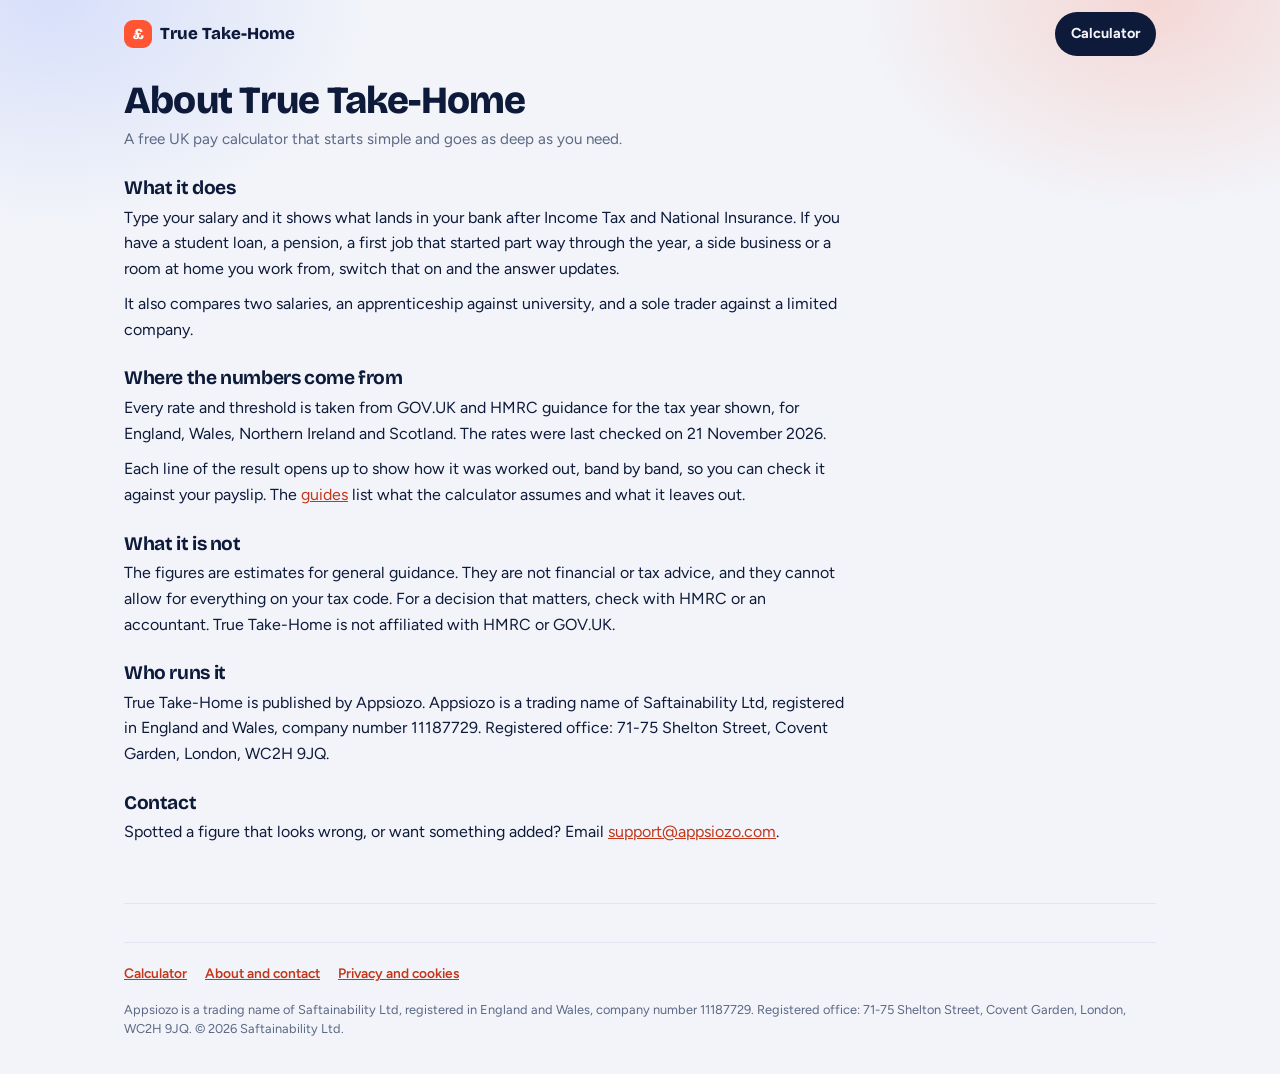
<file: docs/about.html>
<!DOCTYPE html>
<html lang="en-GB">
<head>
<meta charset="utf-8">
<meta name="viewport" content="width=device-width, initial-scale=1">
<title>About and contact | True Take-Home</title>
<meta name="description" content="What True Take-Home is, where its tax figures come from, who runs it and how to get in touch.">
<meta name="theme-color" content="#0E1A3A">
<meta name="robots" content="noindex">
<meta property="og:title" content="True Take-Home: what will you really take home?">
<meta property="og:description" content="Salary in, take-home out. Switch on student loan, pension, a first job or a side business only if they apply.">
<meta property="og:type" content="website">
<meta property="og:site_name" content="True Take-Home">
<meta property="og:locale" content="en_GB">
<link rel="icon" href="favicon.svg" type="image/svg+xml">
<link rel="apple-touch-icon" href="apple-touch-icon.png">
<link rel="preload" href="fonts/figtree.woff2" as="font" type="font/woff2" crossorigin>
<link rel="preload" href="fonts/bricolage.woff2" as="font" type="font/woff2" crossorigin>
<style>
@font-face{font-family:"Bricolage Grotesque";font-style:normal;font-display:swap;font-weight:200 800;src:url(fonts/bricolage.woff2) format("woff2")}
@font-face{font-family:"Figtree";font-style:normal;font-display:swap;font-weight:300 900;src:url(fonts/figtree.woff2) format("woff2")}
/* Layout idea: one screen. Pay in, answer out, and a row of switches. Each switch opens one small panel. Navy answer card, coral for action, mint for on and for money kept. */
:root{
  --bg:#F2F4F9;
  --surface:#FFFFFF;
  --field:#F3F5FA;
  --ink:#0E1A3A;
  --muted:#5C6884;
  --line:#E2E6F0;
  --coral:#FF5533;
  --coral-btn:#DB3A18;
  --link:#C2371A;
  --hero:#0E1A3A;
  --hero-2:#1B2A5C;
  --hero-muted:#AEB9D6;
  --gain:#19C59A;
  --gain-bg:#DCF7EE;
  --gain-ink:#075443;
  --warn-bg:#FFF0D9;
  --warn:#874700;
  --gold-bg:#FFEFA6;
  --gold-ink:#4F3B00;
  --seg-take:#19C59A;--seg-tax:#FF5533;--seg-ni:#FFC53D;--seg-loan:#F07BD0;--seg-ct:#B58BFF;--seg-pen:#6C8CFF;--seg-cost:#8E99B5;--seg-ret:#3CCBEA;
  --shadow:0 1px 2px rgba(14,26,58,.05),0 10px 30px rgba(14,26,58,.07);
  --f-display:"Bricolage Grotesque","Arial Narrow",system-ui,sans-serif;
  --f-body:"Figtree",system-ui,-apple-system,"Segoe UI",sans-serif;
  --r:20px;--r-s:12px;
}
@media (prefers-color-scheme: dark){
  :root:not([data-theme="light"]){
    --bg:#080E1F;--surface:#111935;--field:#0B1229;--ink:#EEF1FA;--muted:#98A3C2;--line:#232D52;
    --link:#FF8A70;--hero:#18224A;--hero-2:#24326B;--hero-muted:#B4BEDB;
    --gain-bg:#0E3A30;--gain-ink:#86EDCF;--warn-bg:#3A2A12;--warn:#FFC37A;--gold-bg:#4D3D0A;--gold-ink:#FFE38F;
    --shadow:0 1px 2px rgba(0,0,0,.3),0 10px 30px rgba(0,0,0,.35);
    color-scheme:dark;
  }
}
:root[data-theme="dark"]{
  --bg:#080E1F;--surface:#111935;--field:#0B1229;--ink:#EEF1FA;--muted:#98A3C2;--line:#232D52;
  --link:#FF8A70;--hero:#18224A;--hero-2:#24326B;--hero-muted:#B4BEDB;
  --gain-bg:#0E3A30;--gain-ink:#86EDCF;--warn-bg:#3A2A12;--warn:#FFC37A;--gold-bg:#4D3D0A;--gold-ink:#FFE38F;
  --shadow:0 1px 2px rgba(0,0,0,.3),0 10px 30px rgba(0,0,0,.35);
  color-scheme:dark;
}
*{box-sizing:border-box}
html{-webkit-text-size-adjust:100%}
body{margin:0;background:var(--bg);color:var(--ink);font-family:var(--f-body);font-size:16px;line-height:1.5;overflow-x:hidden;position:relative}
body::before{content:"";position:absolute;inset:0 0 auto 0;height:520px;z-index:0;pointer-events:none;
  background:radial-gradient(420px 300px at 90% 0%,rgba(255,85,51,.18),transparent 70%),radial-gradient(460px 320px at 4% 0%,rgba(108,140,255,.20),transparent 70%)}
.wrap{max-width:1060px;margin:0 auto;padding:0 14px;position:relative;z-index:1}
a{color:var(--link)}
a:focus-visible,button:focus-visible,input:focus-visible,select:focus-visible,summary:focus-visible{outline:3px solid var(--coral);outline-offset:2px}
h1,h2,h3{font-family:var(--f-display);line-height:1.08;text-wrap:balance;margin:0;letter-spacing:-.02em}
h1{font-size:clamp(1.2rem,5.4vw,2.5rem);font-weight:800}
h1 em{font-style:normal;color:var(--coral)}
h2{font-size:1.5rem;font-weight:700}
h3{font-size:1.05rem;font-weight:700}
p{margin:0}
[hidden]{display:none!important}
.num{font-variant-numeric:tabular-nums}

/* header */
.top{display:flex;align-items:center;justify-content:space-between;gap:10px;padding:12px 0 8px}
.brand{display:inline-flex;align-items:center;gap:8px;font-family:var(--f-display);font-weight:800;font-size:1.05rem;text-decoration:none;color:var(--ink)}
.brand i{width:28px;height:28px;border-radius:9px;background:var(--coral);color:#fff;display:grid;place-items:center;font-style:normal;font-size:.95rem}
.top .seg{background:var(--surface);box-shadow:var(--shadow)}
.head{padding:2px 0 10px}

/* app grid: phone order is pay, answer, switches, panels */
.app{display:grid;grid-template-columns:minmax(0,1fr);gap:12px;align-items:start}
.app>*{min-width:0}
#pay{order:1}#out{order:2}#adds{order:3}#panels{order:4}
@media (min-width:940px){
  .app{grid-template-columns:minmax(0,1fr) 410px;column-gap:16px}
  #pay,#adds,#panels{grid-column:1}
  #out{grid-column:2;grid-row:1 / span 3;position:sticky;top:12px}
}
.card{background:var(--surface);border-radius:var(--r);padding:16px;box-shadow:var(--shadow)}

/* fields */
label,.lbl{display:block;font-weight:600;font-size:.88rem;margin-bottom:6px}
.hint{font-size:.8rem;color:var(--muted);margin-top:5px;line-height:1.35}
.inp{display:flex;align-items:center;border-radius:var(--r-s);background:var(--field);border:2px solid transparent;transition:border-color .15s,background .15s;min-width:0}
.inp:focus-within{border-color:var(--coral);background:var(--surface)}
.inp span{padding:0 10px;color:var(--muted);font-weight:600;font-size:.84rem;white-space:nowrap}
.inp input,.inp select{flex:1;min-width:0;width:100%;border:0;background:transparent;color:var(--ink);font:600 1.05rem var(--f-body);font-variant-numeric:tabular-nums;padding:12px 8px 12px 0;outline:0}
.inp input:first-child,.inp select{padding-left:12px}
.inp select{font-size:.92rem;font-weight:600}
.payrow{display:grid;grid-template-columns:minmax(0,1fr) auto;gap:8px}
.payrow .inp input{font:800 1.5rem var(--f-display);padding-top:9px;padding-bottom:9px}
.payrow .inp.per{min-width:118px}
.fields{display:grid;gap:12px;grid-template-columns:repeat(auto-fit,minmax(190px,1fr))}
.items{display:grid;gap:10px;grid-template-columns:repeat(2,minmax(0,1fr))}
@media (min-width:560px){.items{grid-template-columns:repeat(3,minmax(0,1fr))}}
.items label{font-size:.8rem;margin-bottom:4px;white-space:nowrap;overflow:hidden;text-overflow:ellipsis}
.items .inp input{font-size:.98rem;padding-top:10px;padding-bottom:10px}
.items .inp span{padding:0 7px 0 9px;font-size:.78rem}
.stepper{display:flex;align-items:center;gap:6px}
.stepper>button{width:44px;height:46px;flex:none;border-radius:var(--r-s);border:0;background:var(--field);color:var(--ink);font:700 1.2rem var(--f-body);cursor:pointer}
.stepper .inp{flex:1}
.stepper .inp input{text-align:center;padding-left:0;min-width:2.5em}
.stepper .inp span{padding:0 8px}
input[type=range]{width:100%;margin:8px 0 0;height:30px;accent-color:var(--coral)}
.check{display:flex;gap:10px;align-items:flex-start;font-weight:600;font-size:.92rem;margin:0;cursor:pointer;padding:6px 0}
.check input{width:22px;height:22px;accent-color:var(--coral);flex:none;margin:0}
.seg{display:inline-flex;background:var(--field);border-radius:999px;padding:4px;gap:2px}
.seg button{font:600 .82rem var(--f-body);min-height:36px;padding:0 13px;border:0;border-radius:999px;background:transparent;color:var(--muted);cursor:pointer}
.seg button[aria-pressed="true"]{background:var(--ink);color:var(--bg)}
.seg.wide{display:grid;grid-template-columns:repeat(3,minmax(0,1fr));width:100%;border-radius:14px}
.seg.wide button{border-radius:11px;min-height:40px;padding:0 4px}
.sub{display:flex;align-items:center;justify-content:space-between;gap:10px;flex-wrap:wrap;margin:16px 0 8px}
.sub b{font:700 .76rem var(--f-body);letter-spacing:.09em;text-transform:uppercase;color:var(--muted)}
.sum{margin-top:12px;font-size:.9rem;color:var(--muted);background:var(--gain-bg);border-radius:var(--r-s);padding:10px 12px}
.sum,.sum strong{color:var(--gain-ink)}
.sum.plain{background:var(--field);color:var(--muted)}
.sum.plain strong{color:var(--ink)}
details.more{margin-top:12px;border-top:1px solid var(--line);padding-top:4px}
details.more>summary{cursor:pointer;font-weight:700;font-size:.86rem;color:var(--link);list-style:none;padding:9px 0}
details.more>summary::-webkit-details-marker{display:none}
details.more>summary::before{content:"+ "}
details.more[open]>summary::before{content:"\2212  "}

/* switches */
.adds h2{font:700 .76rem var(--f-body);letter-spacing:.09em;text-transform:uppercase;color:var(--muted);margin:0 0 8px}
.adds .chips{margin-bottom:12px}
.adds .chips:last-child{margin-bottom:0}
.addh{display:flex;justify-content:space-between;align-items:baseline;gap:10px}
.addh .linkbtn{padding:0 0 8px}
.chips.scroll{flex-wrap:nowrap;overflow-x:auto;scrollbar-width:none;margin-right:-16px;padding-right:16px}
.chips.scroll::-webkit-scrollbar{display:none}
.chips.scroll .chip{flex:none}
@media (min-width:940px){.chips.scroll{flex-wrap:wrap;overflow:visible;margin-right:0;padding-right:0}}
.chips{display:flex;flex-wrap:wrap;gap:6px}
.chip{display:inline-flex;align-items:center;gap:5px;min-height:40px;padding:0 12px 0 9px;white-space:nowrap;border-radius:999px;border:0;background:var(--field);color:var(--ink);font:600 .85rem var(--f-body);cursor:pointer;transition:background .15s,color .15s}
.chip::before{content:"+";font:800 1rem var(--f-display);color:var(--link);width:12px;text-align:center}
.chip[aria-pressed="true"]{background:var(--ink);color:var(--bg)}
.chip[aria-pressed="true"]::before{content:"\2713";color:var(--gain);font-size:.85rem}
.chip:disabled{opacity:.45;cursor:not-allowed}
.linkbtn{background:none;border:0;padding:10px 0 0;font:600 .82rem var(--f-body);color:var(--link);cursor:pointer;text-decoration:underline;text-underline-offset:3px}

/* panels */
#panels{display:grid;gap:12px}
.panel{scroll-margin-top:12px;animation:rise .22s ease-out}
@keyframes rise{from{opacity:.4;transform:translateY(6px)}to{opacity:1;transform:none}}
.ph{display:flex;align-items:center;justify-content:space-between;gap:10px;margin-bottom:12px}
.ph h3{display:flex;align-items:center;gap:9px}
.ph h3::before{content:"";width:10px;height:10px;border-radius:50%;background:var(--gain)}
.panel.cmp .ph h3::before{background:var(--seg-pen)}
.x{width:36px;height:36px;border-radius:50%;border:0;background:var(--field);color:var(--muted);font:700 1.1rem var(--f-body);cursor:pointer;flex:none}

/* answer */
.result{background:linear-gradient(155deg,var(--hero-2),var(--hero) 60%);color:#fff;border-radius:24px;padding:16px 18px 14px;position:relative;overflow:hidden;box-shadow:0 18px 44px rgba(14,26,58,.28)}
.result::before{content:"";position:absolute;width:240px;height:240px;right:-90px;top:-120px;border-radius:50%;background:radial-gradient(circle,rgba(255,85,51,.5),transparent 68%);pointer-events:none}
.result>*{position:relative}
.r-top{display:flex;justify-content:space-between;align-items:center;gap:10px}
.r-top>span{font-weight:600;font-size:.92rem;color:var(--hero-muted)}
.result .seg{background:rgba(255,255,255,.12)}
.result .seg button{color:var(--hero-muted);min-height:32px;padding:0 11px;font-size:.78rem}
.result .seg button[aria-pressed="true"]{background:#fff;color:#0E1A3A}
.val{font:800 clamp(2.7rem,11vw,3.5rem)/1 var(--f-display);letter-spacing:-.04em;display:block;margin:8px 0 4px;font-variant-numeric:tabular-nums}
.subt{color:var(--hero-muted);font-size:.88rem;display:block;min-height:1.3em}
.bar{display:flex;height:12px;border-radius:99px;overflow:hidden;margin:12px 0 9px;background:rgba(255,255,255,.14)}
.bar i{display:block;height:100%;transition:width .35s ease}
.legend{display:flex;flex-wrap:wrap;gap:4px 16px;font-size:.84rem}
.legend div{display:flex;gap:7px;color:var(--hero-muted);white-space:nowrap}
.legend b{display:inline-block;width:9px;height:9px;border-radius:3px;margin-right:6px}
.legend span:last-child{color:#fff;font-weight:600}
.more-btn{margin-top:10px;width:100%;min-height:40px;border:0;border-radius:var(--r-s);background:rgba(255,255,255,.1);color:#fff;font:600 .86rem var(--f-body);cursor:pointer}
.detail{background:var(--surface);border-radius:var(--r);padding:14px 16px;box-shadow:var(--shadow);margin-top:10px}
.lines{margin:0;padding:0;list-style:none}
.lines>li{border-bottom:1px solid var(--line);font-size:.92rem}
.lr{display:flex;justify-content:space-between;align-items:center;gap:12px;padding:9px 0;min-height:42px}
.lr span:last-child{font-weight:600;white-space:nowrap}
.lines>li.tot{border-bottom:0;font-weight:700;font-size:1rem}
.lines>li.tot .lr span:last-child{font:800 1.1rem var(--f-display)}
.lines>li.pot{border-bottom:0;color:var(--muted)}
.lines>li.pot .lr{padding-top:0;min-height:0}
.exp summary{cursor:pointer;list-style:none}
.exp summary::-webkit-details-marker{display:none}
.exp summary span:first-child::before{content:"+";display:inline-grid;place-items:center;width:20px;height:20px;margin-right:8px;border-radius:6px;background:var(--field);color:var(--link);font:800 .9rem var(--f-display)}
.exp details[open] summary span:first-child::before{content:"\2212";background:var(--ink);color:var(--bg)}
.slices{list-style:none;margin:0 0 10px;padding:8px 12px;background:var(--field);border-radius:var(--r-s);display:grid;gap:6px}
.slices li{display:flex;justify-content:space-between;gap:12px;font-size:.86rem;color:var(--muted)}
.slices li span:last-child{color:var(--ink);font-weight:600;white-space:nowrap}
.sa{background:var(--field);border-radius:var(--r-s);padding:11px 13px;margin-top:10px}
.sa h3{font-size:.98rem;margin-bottom:3px}
.sa p{font-size:.88rem;color:var(--muted)}
.sa p strong{color:var(--ink)}
.notes{margin:10px 0 0;padding:0;list-style:none;display:grid;gap:7px}
.notes li{font-size:.85rem;background:var(--warn-bg);color:var(--warn);border-radius:var(--r-s);padding:9px 11px;line-height:1.4}
.acts{display:flex;flex-wrap:wrap;gap:8px;margin-top:12px}
.btn{display:inline-block;background:var(--coral-btn);color:#fff;font:700 .88rem var(--f-body);text-decoration:none;padding:10px 16px;border-radius:999px;border:0;cursor:pointer}
.btn.ghost{background:var(--field);color:var(--ink)}

/* compare */
.headline{font:800 1.25rem/1.15 var(--f-display);letter-spacing:-.02em;margin:2px 0 6px}
.cap{font-size:.88rem;color:var(--muted)}
.bars{display:grid;gap:8px;margin:12px 0}
.bars div{display:grid;grid-template-columns:minmax(0,118px) 1fr auto;align-items:center;gap:10px;font-size:.86rem;color:var(--muted)}
.bars i{display:block;height:11px;border-radius:99px;background:var(--field);overflow:hidden}
.bars i b{display:block;height:100%;border-radius:99px;background:var(--seg-pen);transition:width .35s ease}
.bars .win i b{background:var(--gain)}
.bars span:last-child{color:var(--ink);font-weight:700;font-variant-numeric:tabular-nums}
table.t{width:100%;border-collapse:collapse;font-size:.86rem;table-layout:fixed;margin-top:10px}
table.t th,table.t td{padding:8px 4px;text-align:right;border-bottom:1px solid var(--line);font-variant-numeric:tabular-nums;overflow-wrap:anywhere}
table.t th:first-child,table.t td:first-child{text-align:left;width:34%}
table.t thead th{font:700 .82rem var(--f-display);vertical-align:bottom}
table.t tr:last-child td{border-bottom:0;font-weight:700}
table.t .best{color:var(--gain-ink);background:var(--gain-bg)}
svg.chart{width:100%;height:auto;display:block;margin-top:10px}
svg.chart text{fill:var(--muted);font-family:var(--f-body);font-size:12px;font-variant-numeric:tabular-nums}
svg.chart .grid{stroke:var(--line);stroke-width:1}
svg.chart .zero{stroke:var(--ink);stroke-width:1.2}
svg.chart .ln{fill:none;stroke-width:2.4;stroke-linejoin:round;stroke-linecap:round}
svg.chart .a{stroke:var(--gain)}svg.chart .b{stroke:var(--seg-pen)}svg.chart .k{stroke:var(--ink)}
svg.chart .pos{fill:var(--gain);opacity:.26}svg.chart .negf{fill:var(--coral);opacity:.18}
svg.chart .dot{fill:var(--coral);stroke:var(--surface);stroke-width:2.5}
svg.chart .lab{fill:var(--ink);font-weight:700}
.key{display:flex;flex-wrap:wrap;gap:6px 16px;font-size:.84rem;color:var(--muted);margin-top:8px}
.key b{display:inline-block;width:14px;height:4px;border-radius:2px;margin-right:6px;vertical-align:middle}

/* below the fold */
.ad{margin:22px 0;min-height:100px;border:1.5px dashed var(--line);border-radius:var(--r);display:grid;place-items:center;text-align:center;color:var(--muted);font-size:.8rem;padding:10px}
.ad small{display:block;text-transform:uppercase;letter-spacing:.12em;font-size:.72rem;font-weight:700;margin-bottom:3px}
.guides{padding:18px 0 6px}
.guides>h2{margin-bottom:4px}
.guides>p{color:var(--muted);margin-bottom:14px}
.guides h3.grp{font:700 .76rem var(--f-body);letter-spacing:.09em;text-transform:uppercase;color:var(--muted);margin:18px 0 8px}
.acc{display:grid;gap:8px;max-width:800px}
.acc details{background:var(--surface);border-radius:var(--r-s);padding:4px 16px;box-shadow:var(--shadow)}
.acc summary{cursor:pointer;font-weight:700;list-style:none;display:flex;justify-content:space-between;gap:12px;padding:11px 0}
.acc summary::-webkit-details-marker{display:none}
.acc summary::after{content:"+";font:700 1.2rem var(--f-display);color:var(--link)}
.acc details[open] summary::after{content:"\2212"}
.acc details>*:not(summary){color:var(--muted);font-size:.94rem;margin-bottom:12px}
.acc ul{padding-left:20px;display:grid;gap:5px;margin-top:0}
.acc table{border-collapse:collapse;width:100%;font-size:.9rem}
.acc td,.acc th{padding:6px 4px;border-bottom:1px solid var(--line);text-align:left}
footer{border-top:1px solid var(--line);margin-top:18px;padding:22px 0 100px;font-size:.86rem;color:var(--muted)}
footer .cols{display:grid;gap:18px;grid-template-columns:repeat(auto-fit,minmax(230px,1fr))}
footer h3{font-size:.92rem;color:var(--ink);margin-bottom:5px}
footer p+p{margin-top:7px}

/* floating answer on a phone, only while the answer card is off screen */
.dock{position:fixed;left:10px;right:10px;bottom:10px;z-index:5;background:var(--hero);color:#fff;display:flex;justify-content:space-between;align-items:center;gap:12px;padding:9px 9px 9px 18px;border-radius:999px;box-shadow:0 12px 30px rgba(8,14,31,.4);transition:transform .25s ease,opacity .25s ease}
.dock.off{transform:translateY(90px);opacity:0;pointer-events:none}
.dock .num{font:800 1.2rem var(--f-display)}
.dock small{display:block;font-size:.64rem;font-weight:700;color:var(--hero-muted);text-transform:uppercase;letter-spacing:.1em}
.dock button{color:#fff;background:var(--coral-btn);font:700 .84rem var(--f-body);border:0;min-height:40px;padding:0 16px;border-radius:999px;cursor:pointer}
@media (min-width:940px){.dock{display:none}footer{padding-bottom:36px}}
@media (prefers-reduced-motion:reduce){*{transition:none!important;animation:none!important}}
@media (max-width:480px){
  .chip::before{display:none}
  .chip{padding:0 13px}
  .adds .chips:not(.scroll){display:grid;grid-template-columns:repeat(3,minmax(0,1fr))}
  .adds .chips:not(.scroll) .chip{justify-content:center;padding:0 3px;font-size:.8rem}
}
.addh .linkbtn{padding:11px 0 11px 12px;margin:-11px 0 -3px}
@media (max-width:340px){.adds .chips:not(.scroll) .chip{font-size:.72rem;padding:0 1px}}
@media (pointer:coarse){.result .seg button{min-height:38px}}

/* costs and bills, one line at a time */
.bigbtn{display:flex;align-items:center;justify-content:center;gap:8px;width:100%;min-height:50px;margin-top:12px;border:0;border-radius:14px;background:var(--ink);color:var(--bg);font:700 .95rem var(--f-body);cursor:pointer}
.bigbtn::before{content:"+";font:800 1.2rem var(--f-display);color:var(--gain)}
.bigbtn[aria-expanded="true"]{background:var(--field);color:var(--ink)}
.bigbtn[aria-expanded="true"]::before{content:"\2713";font-size:1rem}
.pick{display:grid;grid-template-columns:repeat(2,minmax(0,1fr));gap:8px;margin-top:10px}
@media (min-width:560px){.pick{grid-template-columns:repeat(3,minmax(0,1fr))}}
.pick button{min-height:50px;padding:6px 10px;border:1.5px dashed var(--line);border-radius:14px;background:transparent;color:var(--ink);font:600 .86rem var(--f-body);cursor:pointer;text-align:left;display:flex;align-items:center;gap:7px;line-height:1.2}
.pick button::before{content:"+";font:800 1.05rem var(--f-display);color:var(--link);flex:none}
.pick p{grid-column:1/-1;font-size:.86rem;color:var(--muted)}
.lns{display:grid;gap:10px;margin-top:12px}
@media (min-width:560px){.lns{grid-template-columns:repeat(2,minmax(0,1fr))}}
.ln label{font-size:.84rem;margin-bottom:4px}
.lnrow{display:flex;gap:6px;align-items:center}
.lnrow .inp{flex:1}
.lnrow .inp.pc{flex:0 0 112px}
.lnrow .inp.pc input{padding-left:10px;min-width:2.4em}
.lnrow .inp.pc span{padding:0 8px 0 0;font-size:.78rem}
.lnrow .x{width:44px;height:46px;border-radius:var(--r-s)}

/* v3: plus tiles, button groups, highlighted relief, ad space */
.payh{display:flex;justify-content:space-between;align-items:center;gap:10px;margin-bottom:8px}
.payh label{margin:0;font-size:.95rem}
.payh .seg button{min-height:34px;padding:0 11px}
.inp.big input{font:800 1.55rem var(--f-display);padding-top:8px;padding-bottom:8px}
.lbl{margin-bottom:8px}
.tiles{display:grid;grid-template-columns:repeat(2,minmax(0,1fr));gap:8px}
@media (min-width:560px){.tiles{grid-template-columns:repeat(3,minmax(0,1fr))}}
.tile{display:flex;align-items:center;gap:9px;min-height:48px;padding:0 10px;border:0;border-radius:14px;background:var(--surface);box-shadow:var(--shadow);color:var(--ink);font:700 .9rem var(--f-body);text-align:left;cursor:pointer;transition:background .15s,color .15s}
.tile::before{content:"+";flex:none;width:26px;height:26px;border-radius:9px;display:grid;place-items:center;background:var(--field);color:var(--link);font:800 1.1rem var(--f-display)}
.tile[aria-pressed="true"]{background:var(--ink);color:var(--bg)}
.tile[aria-pressed="true"]::before{content:"\2713";background:var(--gain);color:#06211F;font-size:.85rem}
.tile.inc:not([aria-pressed="true"])::before{background:var(--coral-btn);color:#fff}
.tile:disabled{opacity:.45;cursor:not-allowed}
.cmph{display:flex;justify-content:space-between;align-items:center;margin:14px 2px 8px}
.cmph h2{font:700 .76rem var(--f-body);letter-spacing:.09em;text-transform:uppercase;color:var(--muted)}
.cmph .linkbtn{padding:8px 0 8px 12px}
.rm{min-height:38px;padding:0 14px;border:0;border-radius:999px;background:var(--field);color:var(--link);font:700 .82rem var(--f-body);cursor:pointer;flex:none}
.plans{display:grid;grid-template-columns:repeat(2,minmax(0,1fr));gap:8px}
@media (min-width:560px){.plans{grid-template-columns:repeat(3,minmax(0,1fr))}}
.plans button{display:grid;gap:2px;text-align:left;min-height:58px;padding:8px 12px;border:2px solid transparent;border-radius:14px;background:var(--field);color:var(--ink);font-family:var(--f-body);cursor:pointer}
.plans button b{font:700 .95rem var(--f-display)}
.plans button small{font-size:.76rem;color:var(--muted);line-height:1.25}
.plans button[aria-pressed="true"]{background:var(--ink);color:var(--bg)}
.plans button[aria-pressed="true"] small{color:var(--hero-muted)}
.months{display:grid;grid-template-columns:repeat(6,minmax(0,1fr));gap:6px}
.months button{min-height:44px;border:0;border-radius:12px;background:var(--field);color:var(--ink);font:600 .86rem var(--f-body);cursor:pointer}
.months button[aria-pressed="true"]{background:var(--ink);color:var(--bg)}
.seg.wide.two{grid-template-columns:repeat(2,minmax(0,1fr))}
.hl{margin-top:10px;background:var(--gold-bg);color:var(--gold-ink);border-radius:var(--r-s);padding:8px 12px;font-size:.86rem;font-weight:600;display:flex;justify-content:space-between;gap:10px;align-items:center}
.hl b{font:800 1rem var(--f-display);white-space:nowrap}
.sum.gold{background:var(--gold-bg);margin-top:8px}
.sum.gold,.sum.gold strong{color:var(--gold-ink)}
.ad-a{margin:10px 0 0;min-height:64px;padding:6px}
.ad-a .ad-l{display:none}
@media (min-width:940px){.ad-a{min-height:262px}.ad-a .ad-s{display:none}.ad-a .ad-l{display:inline}}
@media (pointer:coarse){.payh .seg button{min-height:38px}.top .seg button{min-height:38px}}
@media (min-width:940px){.app{grid-template-rows:auto auto 1fr}}
@media (max-width:939px){.ad-a{min-height:58px;margin-top:8px}.tile{min-height:46px}.tiles{gap:7px}.app{gap:10px}}
.cmph .linkbtn{padding:12px 0 12px 14px}

/* start again: red, in the header and beside See result, with a few seconds to undo */
.topr{display:flex;align-items:center;gap:8px}
.reset{display:inline-flex;align-items:center;gap:6px;min-height:40px;padding:0 14px 0 11px;border:0;border-radius:999px;background:#C8201C;color:#fff;font:700 .84rem var(--f-body);cursor:pointer;white-space:nowrap}
.reset::before{content:"\21BA";font-size:1.15rem;line-height:1}
.reset.undo{background:var(--ink);color:var(--bg)}
.reset.undo::before{content:"\21A9";color:var(--gain)}
.top .reset{box-shadow:var(--shadow)}
.dockb{display:flex;gap:6px;flex:none}
.dock{padding-left:16px}
.dock .reset,.dock .see{min-height:40px;padding:0 13px;font:700 .82rem var(--f-body);border-radius:999px;border:0;cursor:pointer}
.dock .reset{padding-left:10px;background:#D62B26}
.dock .reset.undo{background:#fff;color:#0E1A3A}
.dock .see{background:var(--gain);color:#06211F}
.cmph{margin-top:16px}
@media (max-width:430px){.brand .wm{display:none}.brand i{width:34px;height:34px;font-size:1.1rem;border-radius:11px}}
@media (max-width:380px){.top .seg button{padding:0 8px;font-size:.76rem}.top .reset{padding:0 10px 0 8px;font-size:.78rem}.top{gap:6px}.topr{gap:6px}}

/* final audit fixes */
.plans button[aria-pressed="true"] small{color:inherit;opacity:.72}
.ad-a .ad-m{display:none}
@media (min-width:760px) and (max-width:939px){.ad-a{min-height:102px}.ad-a .ad-s{display:none}.ad-a .ad-m{display:inline}}
.dock small{font-size:.72rem;letter-spacing:.06em}
.brand{min-height:44px}
footer .links{margin-top:16px;padding-top:14px;border-top:1px solid var(--line);display:flex;flex-wrap:wrap;gap:6px 18px}
footer .links a{display:inline-block;padding:6px 0;font-weight:600}
footer .legal{margin-top:10px;font-size:.8rem}
/* text pages */
.page{max-width:720px;padding:6px 0 40px}
.page h1{font-size:clamp(1.7rem,6vw,2.4rem);margin:10px 0 6px}
.page h2{font-size:1.2rem;margin:26px 0 6px}
.page p,.page li{color:var(--ink);font-size:1rem;line-height:1.6}
.page p+p{margin-top:10px}
.page ul{margin:8px 0 0;padding-left:20px}
.page .lead{color:var(--muted);font-size:.95rem}
.page .card{background:var(--surface);box-shadow:var(--shadow);border-radius:var(--r);padding:18px;margin-top:16px}
.back{display:inline-flex;align-items:center;min-height:44px;padding:0 16px;border-radius:999px;background:var(--ink);color:var(--bg);font-weight:700;text-decoration:none;font-size:.9rem}
.ad.live{border:0;padding:0;display:block;min-height:100px}
.ad-a.live{min-height:60px}
@media (min-width:940px){.ad-a.live{min-height:250px}}
.vh{position:absolute;width:1px;height:1px;overflow:hidden;clip-path:inset(50%);white-space:nowrap}
.back{white-space:nowrap}
</style>
</head>
<body>
<div class="wrap">
  <header class="top">
    <a class="brand" href="./"><i>£</i><span style="white-space:nowrap">True Take-Home</span></a>
    <a class="back" href="./">Calculator</a>
  </header>
  <main class="page">
    <h1>About True Take-Home</h1>
    <p class="lead">A free UK pay calculator that starts simple and goes as deep as you need.</p>
    <h2>What it does</h2>
    <p>Type your salary and it shows what lands in your bank after Income Tax and National Insurance. If you have a student loan, a pension, a first job that started part way through the year, a side business or a room at home you work from, switch that on and the answer updates.</p>
    <p>It also compares two salaries, an apprenticeship against university, and a sole trader against a limited company.</p>
    <h2>Where the numbers come from</h2>
    <p>Every rate and threshold is taken from GOV.UK and HMRC guidance for the tax year shown, for England, Wales, Northern Ireland and Scotland. The rates were last checked on 21 November 2026.</p>
    <p>Each line of the result opens up to show how it was worked out, band by band, so you can check it against your payslip. The <a href="./#guides">guides</a> list what the calculator assumes and what it leaves out.</p>
    <h2>What it is not</h2>
    <p>The figures are estimates for general guidance. They are not financial or tax advice, and they cannot allow for everything on your tax code. For a decision that matters, check with HMRC or an accountant. True Take-Home is not affiliated with HMRC or GOV.UK.</p>
    <h2>Who runs it</h2>
    <p>True Take-Home is published by Appsiozo. Appsiozo is a trading name of Saftainability Ltd, registered in England and Wales, company number 11187729. Registered office: 71-75 Shelton Street, Covent Garden, London, WC2H 9JQ.</p>
    <h2>Contact</h2>
    <p>Spotted a figure that looks wrong, or want something added? Email <a href="mailto:support@appsiozo.com">support@appsiozo.com</a>.</p>
  </main>
  <footer><p class="links"><a href="./">Calculator</a><a href="about.html">About and contact</a><a href="privacy.html">Privacy and cookies</a></p><p class="legal">Appsiozo is a trading name of Saftainability Ltd, registered in England and Wales, company number 11187729. Registered office: 71-75 Shelton Street, Covent Garden, London, WC2H 9JQ. &copy; 2026 Saftainability Ltd.</p></footer>
</div>
</body>
</html>
</file>
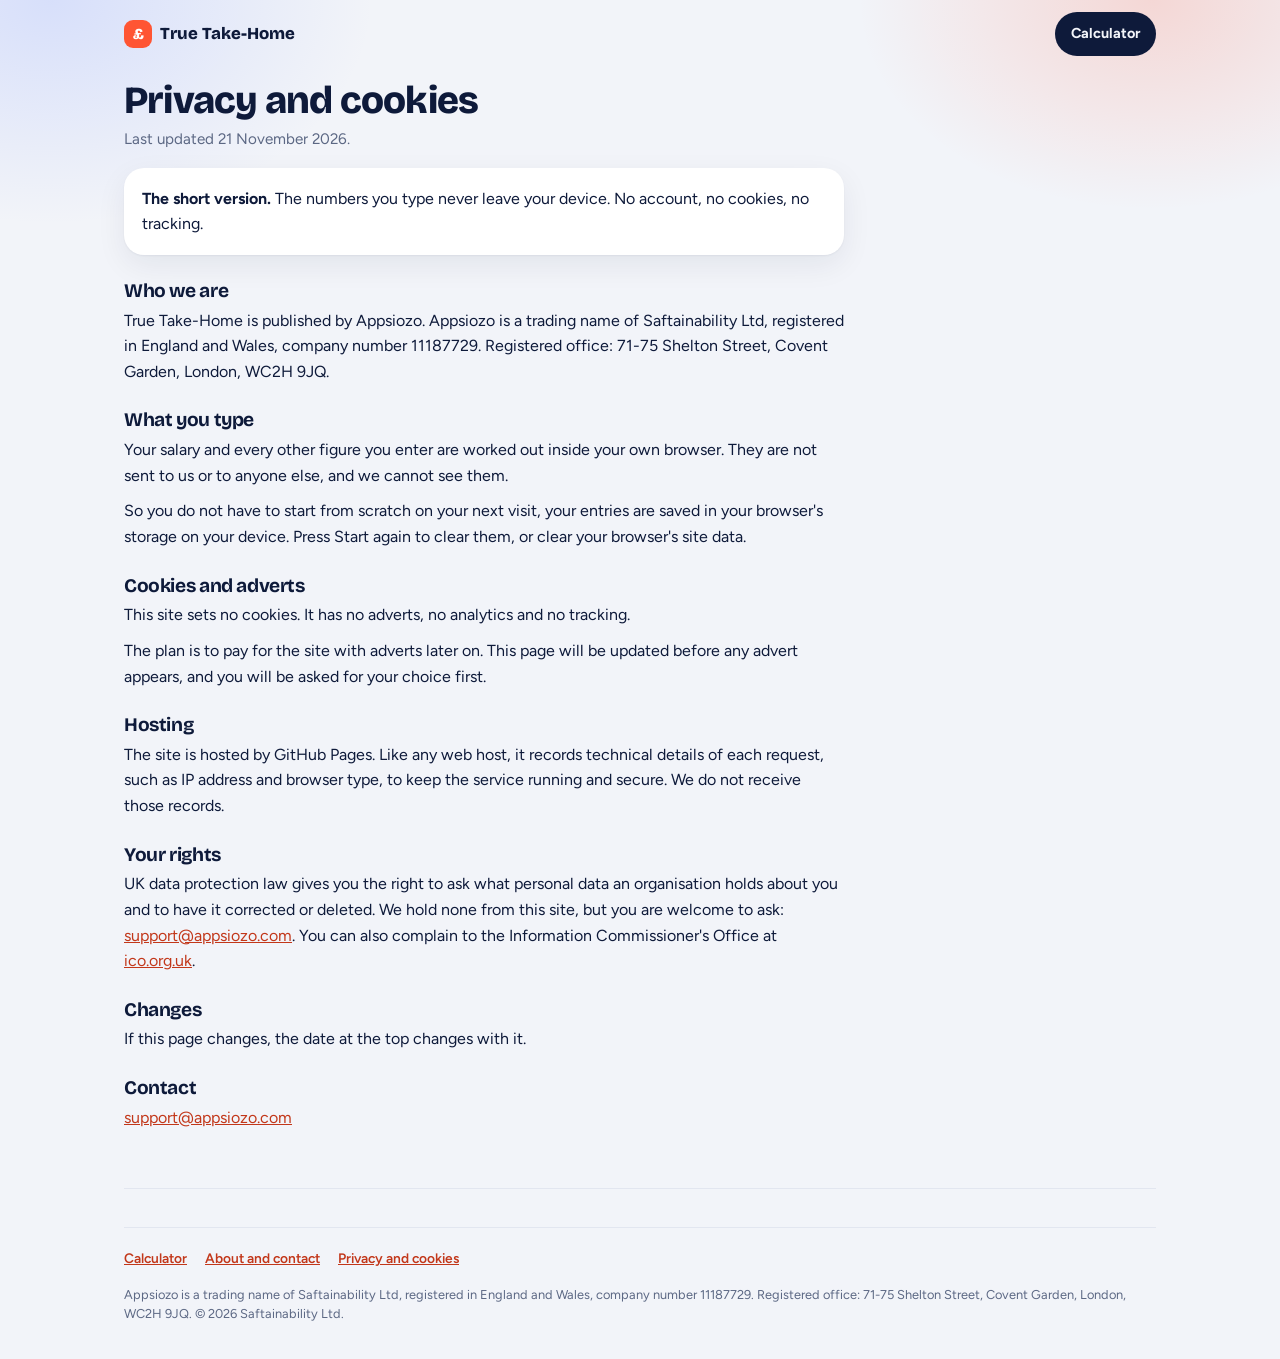
<file: docs/privacy.html>
<!DOCTYPE html>
<html lang="en-GB">
<head>
<meta charset="utf-8">
<meta name="viewport" content="width=device-width, initial-scale=1">
<title>Privacy and cookies | True Take-Home</title>
<meta name="description" content="How True Take-Home handles your data: the numbers you type stay in your browser.">
<meta name="theme-color" content="#0E1A3A">
<meta name="robots" content="noindex">
<meta property="og:title" content="True Take-Home: what will you really take home?">
<meta property="og:description" content="Salary in, take-home out. Switch on student loan, pension, a first job or a side business only if they apply.">
<meta property="og:type" content="website">
<meta property="og:site_name" content="True Take-Home">
<meta property="og:locale" content="en_GB">
<link rel="icon" href="favicon.svg" type="image/svg+xml">
<link rel="apple-touch-icon" href="apple-touch-icon.png">
<link rel="preload" href="fonts/figtree.woff2" as="font" type="font/woff2" crossorigin>
<link rel="preload" href="fonts/bricolage.woff2" as="font" type="font/woff2" crossorigin>
<style>
@font-face{font-family:"Bricolage Grotesque";font-style:normal;font-display:swap;font-weight:200 800;src:url(fonts/bricolage.woff2) format("woff2")}
@font-face{font-family:"Figtree";font-style:normal;font-display:swap;font-weight:300 900;src:url(fonts/figtree.woff2) format("woff2")}
/* Layout idea: one screen. Pay in, answer out, and a row of switches. Each switch opens one small panel. Navy answer card, coral for action, mint for on and for money kept. */
:root{
  --bg:#F2F4F9;
  --surface:#FFFFFF;
  --field:#F3F5FA;
  --ink:#0E1A3A;
  --muted:#5C6884;
  --line:#E2E6F0;
  --coral:#FF5533;
  --coral-btn:#DB3A18;
  --link:#C2371A;
  --hero:#0E1A3A;
  --hero-2:#1B2A5C;
  --hero-muted:#AEB9D6;
  --gain:#19C59A;
  --gain-bg:#DCF7EE;
  --gain-ink:#075443;
  --warn-bg:#FFF0D9;
  --warn:#874700;
  --gold-bg:#FFEFA6;
  --gold-ink:#4F3B00;
  --seg-take:#19C59A;--seg-tax:#FF5533;--seg-ni:#FFC53D;--seg-loan:#F07BD0;--seg-ct:#B58BFF;--seg-pen:#6C8CFF;--seg-cost:#8E99B5;--seg-ret:#3CCBEA;
  --shadow:0 1px 2px rgba(14,26,58,.05),0 10px 30px rgba(14,26,58,.07);
  --f-display:"Bricolage Grotesque","Arial Narrow",system-ui,sans-serif;
  --f-body:"Figtree",system-ui,-apple-system,"Segoe UI",sans-serif;
  --r:20px;--r-s:12px;
}
@media (prefers-color-scheme: dark){
  :root:not([data-theme="light"]){
    --bg:#080E1F;--surface:#111935;--field:#0B1229;--ink:#EEF1FA;--muted:#98A3C2;--line:#232D52;
    --link:#FF8A70;--hero:#18224A;--hero-2:#24326B;--hero-muted:#B4BEDB;
    --gain-bg:#0E3A30;--gain-ink:#86EDCF;--warn-bg:#3A2A12;--warn:#FFC37A;--gold-bg:#4D3D0A;--gold-ink:#FFE38F;
    --shadow:0 1px 2px rgba(0,0,0,.3),0 10px 30px rgba(0,0,0,.35);
    color-scheme:dark;
  }
}
:root[data-theme="dark"]{
  --bg:#080E1F;--surface:#111935;--field:#0B1229;--ink:#EEF1FA;--muted:#98A3C2;--line:#232D52;
  --link:#FF8A70;--hero:#18224A;--hero-2:#24326B;--hero-muted:#B4BEDB;
  --gain-bg:#0E3A30;--gain-ink:#86EDCF;--warn-bg:#3A2A12;--warn:#FFC37A;--gold-bg:#4D3D0A;--gold-ink:#FFE38F;
  --shadow:0 1px 2px rgba(0,0,0,.3),0 10px 30px rgba(0,0,0,.35);
  color-scheme:dark;
}
*{box-sizing:border-box}
html{-webkit-text-size-adjust:100%}
body{margin:0;background:var(--bg);color:var(--ink);font-family:var(--f-body);font-size:16px;line-height:1.5;overflow-x:hidden;position:relative}
body::before{content:"";position:absolute;inset:0 0 auto 0;height:520px;z-index:0;pointer-events:none;
  background:radial-gradient(420px 300px at 90% 0%,rgba(255,85,51,.18),transparent 70%),radial-gradient(460px 320px at 4% 0%,rgba(108,140,255,.20),transparent 70%)}
.wrap{max-width:1060px;margin:0 auto;padding:0 14px;position:relative;z-index:1}
a{color:var(--link)}
a:focus-visible,button:focus-visible,input:focus-visible,select:focus-visible,summary:focus-visible{outline:3px solid var(--coral);outline-offset:2px}
h1,h2,h3{font-family:var(--f-display);line-height:1.08;text-wrap:balance;margin:0;letter-spacing:-.02em}
h1{font-size:clamp(1.2rem,5.4vw,2.5rem);font-weight:800}
h1 em{font-style:normal;color:var(--coral)}
h2{font-size:1.5rem;font-weight:700}
h3{font-size:1.05rem;font-weight:700}
p{margin:0}
[hidden]{display:none!important}
.num{font-variant-numeric:tabular-nums}

/* header */
.top{display:flex;align-items:center;justify-content:space-between;gap:10px;padding:12px 0 8px}
.brand{display:inline-flex;align-items:center;gap:8px;font-family:var(--f-display);font-weight:800;font-size:1.05rem;text-decoration:none;color:var(--ink)}
.brand i{width:28px;height:28px;border-radius:9px;background:var(--coral);color:#fff;display:grid;place-items:center;font-style:normal;font-size:.95rem}
.top .seg{background:var(--surface);box-shadow:var(--shadow)}
.head{padding:2px 0 10px}

/* app grid: phone order is pay, answer, switches, panels */
.app{display:grid;grid-template-columns:minmax(0,1fr);gap:12px;align-items:start}
.app>*{min-width:0}
#pay{order:1}#out{order:2}#adds{order:3}#panels{order:4}
@media (min-width:940px){
  .app{grid-template-columns:minmax(0,1fr) 410px;column-gap:16px}
  #pay,#adds,#panels{grid-column:1}
  #out{grid-column:2;grid-row:1 / span 3;position:sticky;top:12px}
}
.card{background:var(--surface);border-radius:var(--r);padding:16px;box-shadow:var(--shadow)}

/* fields */
label,.lbl{display:block;font-weight:600;font-size:.88rem;margin-bottom:6px}
.hint{font-size:.8rem;color:var(--muted);margin-top:5px;line-height:1.35}
.inp{display:flex;align-items:center;border-radius:var(--r-s);background:var(--field);border:2px solid transparent;transition:border-color .15s,background .15s;min-width:0}
.inp:focus-within{border-color:var(--coral);background:var(--surface)}
.inp span{padding:0 10px;color:var(--muted);font-weight:600;font-size:.84rem;white-space:nowrap}
.inp input,.inp select{flex:1;min-width:0;width:100%;border:0;background:transparent;color:var(--ink);font:600 1.05rem var(--f-body);font-variant-numeric:tabular-nums;padding:12px 8px 12px 0;outline:0}
.inp input:first-child,.inp select{padding-left:12px}
.inp select{font-size:.92rem;font-weight:600}
.payrow{display:grid;grid-template-columns:minmax(0,1fr) auto;gap:8px}
.payrow .inp input{font:800 1.5rem var(--f-display);padding-top:9px;padding-bottom:9px}
.payrow .inp.per{min-width:118px}
.fields{display:grid;gap:12px;grid-template-columns:repeat(auto-fit,minmax(190px,1fr))}
.items{display:grid;gap:10px;grid-template-columns:repeat(2,minmax(0,1fr))}
@media (min-width:560px){.items{grid-template-columns:repeat(3,minmax(0,1fr))}}
.items label{font-size:.8rem;margin-bottom:4px;white-space:nowrap;overflow:hidden;text-overflow:ellipsis}
.items .inp input{font-size:.98rem;padding-top:10px;padding-bottom:10px}
.items .inp span{padding:0 7px 0 9px;font-size:.78rem}
.stepper{display:flex;align-items:center;gap:6px}
.stepper>button{width:44px;height:46px;flex:none;border-radius:var(--r-s);border:0;background:var(--field);color:var(--ink);font:700 1.2rem var(--f-body);cursor:pointer}
.stepper .inp{flex:1}
.stepper .inp input{text-align:center;padding-left:0;min-width:2.5em}
.stepper .inp span{padding:0 8px}
input[type=range]{width:100%;margin:8px 0 0;height:30px;accent-color:var(--coral)}
.check{display:flex;gap:10px;align-items:flex-start;font-weight:600;font-size:.92rem;margin:0;cursor:pointer;padding:6px 0}
.check input{width:22px;height:22px;accent-color:var(--coral);flex:none;margin:0}
.seg{display:inline-flex;background:var(--field);border-radius:999px;padding:4px;gap:2px}
.seg button{font:600 .82rem var(--f-body);min-height:36px;padding:0 13px;border:0;border-radius:999px;background:transparent;color:var(--muted);cursor:pointer}
.seg button[aria-pressed="true"]{background:var(--ink);color:var(--bg)}
.seg.wide{display:grid;grid-template-columns:repeat(3,minmax(0,1fr));width:100%;border-radius:14px}
.seg.wide button{border-radius:11px;min-height:40px;padding:0 4px}
.sub{display:flex;align-items:center;justify-content:space-between;gap:10px;flex-wrap:wrap;margin:16px 0 8px}
.sub b{font:700 .76rem var(--f-body);letter-spacing:.09em;text-transform:uppercase;color:var(--muted)}
.sum{margin-top:12px;font-size:.9rem;color:var(--muted);background:var(--gain-bg);border-radius:var(--r-s);padding:10px 12px}
.sum,.sum strong{color:var(--gain-ink)}
.sum.plain{background:var(--field);color:var(--muted)}
.sum.plain strong{color:var(--ink)}
details.more{margin-top:12px;border-top:1px solid var(--line);padding-top:4px}
details.more>summary{cursor:pointer;font-weight:700;font-size:.86rem;color:var(--link);list-style:none;padding:9px 0}
details.more>summary::-webkit-details-marker{display:none}
details.more>summary::before{content:"+ "}
details.more[open]>summary::before{content:"\2212  "}

/* switches */
.adds h2{font:700 .76rem var(--f-body);letter-spacing:.09em;text-transform:uppercase;color:var(--muted);margin:0 0 8px}
.adds .chips{margin-bottom:12px}
.adds .chips:last-child{margin-bottom:0}
.addh{display:flex;justify-content:space-between;align-items:baseline;gap:10px}
.addh .linkbtn{padding:0 0 8px}
.chips.scroll{flex-wrap:nowrap;overflow-x:auto;scrollbar-width:none;margin-right:-16px;padding-right:16px}
.chips.scroll::-webkit-scrollbar{display:none}
.chips.scroll .chip{flex:none}
@media (min-width:940px){.chips.scroll{flex-wrap:wrap;overflow:visible;margin-right:0;padding-right:0}}
.chips{display:flex;flex-wrap:wrap;gap:6px}
.chip{display:inline-flex;align-items:center;gap:5px;min-height:40px;padding:0 12px 0 9px;white-space:nowrap;border-radius:999px;border:0;background:var(--field);color:var(--ink);font:600 .85rem var(--f-body);cursor:pointer;transition:background .15s,color .15s}
.chip::before{content:"+";font:800 1rem var(--f-display);color:var(--link);width:12px;text-align:center}
.chip[aria-pressed="true"]{background:var(--ink);color:var(--bg)}
.chip[aria-pressed="true"]::before{content:"\2713";color:var(--gain);font-size:.85rem}
.chip:disabled{opacity:.45;cursor:not-allowed}
.linkbtn{background:none;border:0;padding:10px 0 0;font:600 .82rem var(--f-body);color:var(--link);cursor:pointer;text-decoration:underline;text-underline-offset:3px}

/* panels */
#panels{display:grid;gap:12px}
.panel{scroll-margin-top:12px;animation:rise .22s ease-out}
@keyframes rise{from{opacity:.4;transform:translateY(6px)}to{opacity:1;transform:none}}
.ph{display:flex;align-items:center;justify-content:space-between;gap:10px;margin-bottom:12px}
.ph h3{display:flex;align-items:center;gap:9px}
.ph h3::before{content:"";width:10px;height:10px;border-radius:50%;background:var(--gain)}
.panel.cmp .ph h3::before{background:var(--seg-pen)}
.x{width:36px;height:36px;border-radius:50%;border:0;background:var(--field);color:var(--muted);font:700 1.1rem var(--f-body);cursor:pointer;flex:none}

/* answer */
.result{background:linear-gradient(155deg,var(--hero-2),var(--hero) 60%);color:#fff;border-radius:24px;padding:16px 18px 14px;position:relative;overflow:hidden;box-shadow:0 18px 44px rgba(14,26,58,.28)}
.result::before{content:"";position:absolute;width:240px;height:240px;right:-90px;top:-120px;border-radius:50%;background:radial-gradient(circle,rgba(255,85,51,.5),transparent 68%);pointer-events:none}
.result>*{position:relative}
.r-top{display:flex;justify-content:space-between;align-items:center;gap:10px}
.r-top>span{font-weight:600;font-size:.92rem;color:var(--hero-muted)}
.result .seg{background:rgba(255,255,255,.12)}
.result .seg button{color:var(--hero-muted);min-height:32px;padding:0 11px;font-size:.78rem}
.result .seg button[aria-pressed="true"]{background:#fff;color:#0E1A3A}
.val{font:800 clamp(2.7rem,11vw,3.5rem)/1 var(--f-display);letter-spacing:-.04em;display:block;margin:8px 0 4px;font-variant-numeric:tabular-nums}
.subt{color:var(--hero-muted);font-size:.88rem;display:block;min-height:1.3em}
.bar{display:flex;height:12px;border-radius:99px;overflow:hidden;margin:12px 0 9px;background:rgba(255,255,255,.14)}
.bar i{display:block;height:100%;transition:width .35s ease}
.legend{display:flex;flex-wrap:wrap;gap:4px 16px;font-size:.84rem}
.legend div{display:flex;gap:7px;color:var(--hero-muted);white-space:nowrap}
.legend b{display:inline-block;width:9px;height:9px;border-radius:3px;margin-right:6px}
.legend span:last-child{color:#fff;font-weight:600}
.more-btn{margin-top:10px;width:100%;min-height:40px;border:0;border-radius:var(--r-s);background:rgba(255,255,255,.1);color:#fff;font:600 .86rem var(--f-body);cursor:pointer}
.detail{background:var(--surface);border-radius:var(--r);padding:14px 16px;box-shadow:var(--shadow);margin-top:10px}
.lines{margin:0;padding:0;list-style:none}
.lines>li{border-bottom:1px solid var(--line);font-size:.92rem}
.lr{display:flex;justify-content:space-between;align-items:center;gap:12px;padding:9px 0;min-height:42px}
.lr span:last-child{font-weight:600;white-space:nowrap}
.lines>li.tot{border-bottom:0;font-weight:700;font-size:1rem}
.lines>li.tot .lr span:last-child{font:800 1.1rem var(--f-display)}
.lines>li.pot{border-bottom:0;color:var(--muted)}
.lines>li.pot .lr{padding-top:0;min-height:0}
.exp summary{cursor:pointer;list-style:none}
.exp summary::-webkit-details-marker{display:none}
.exp summary span:first-child::before{content:"+";display:inline-grid;place-items:center;width:20px;height:20px;margin-right:8px;border-radius:6px;background:var(--field);color:var(--link);font:800 .9rem var(--f-display)}
.exp details[open] summary span:first-child::before{content:"\2212";background:var(--ink);color:var(--bg)}
.slices{list-style:none;margin:0 0 10px;padding:8px 12px;background:var(--field);border-radius:var(--r-s);display:grid;gap:6px}
.slices li{display:flex;justify-content:space-between;gap:12px;font-size:.86rem;color:var(--muted)}
.slices li span:last-child{color:var(--ink);font-weight:600;white-space:nowrap}
.sa{background:var(--field);border-radius:var(--r-s);padding:11px 13px;margin-top:10px}
.sa h3{font-size:.98rem;margin-bottom:3px}
.sa p{font-size:.88rem;color:var(--muted)}
.sa p strong{color:var(--ink)}
.notes{margin:10px 0 0;padding:0;list-style:none;display:grid;gap:7px}
.notes li{font-size:.85rem;background:var(--warn-bg);color:var(--warn);border-radius:var(--r-s);padding:9px 11px;line-height:1.4}
.acts{display:flex;flex-wrap:wrap;gap:8px;margin-top:12px}
.btn{display:inline-block;background:var(--coral-btn);color:#fff;font:700 .88rem var(--f-body);text-decoration:none;padding:10px 16px;border-radius:999px;border:0;cursor:pointer}
.btn.ghost{background:var(--field);color:var(--ink)}

/* compare */
.headline{font:800 1.25rem/1.15 var(--f-display);letter-spacing:-.02em;margin:2px 0 6px}
.cap{font-size:.88rem;color:var(--muted)}
.bars{display:grid;gap:8px;margin:12px 0}
.bars div{display:grid;grid-template-columns:minmax(0,118px) 1fr auto;align-items:center;gap:10px;font-size:.86rem;color:var(--muted)}
.bars i{display:block;height:11px;border-radius:99px;background:var(--field);overflow:hidden}
.bars i b{display:block;height:100%;border-radius:99px;background:var(--seg-pen);transition:width .35s ease}
.bars .win i b{background:var(--gain)}
.bars span:last-child{color:var(--ink);font-weight:700;font-variant-numeric:tabular-nums}
table.t{width:100%;border-collapse:collapse;font-size:.86rem;table-layout:fixed;margin-top:10px}
table.t th,table.t td{padding:8px 4px;text-align:right;border-bottom:1px solid var(--line);font-variant-numeric:tabular-nums;overflow-wrap:anywhere}
table.t th:first-child,table.t td:first-child{text-align:left;width:34%}
table.t thead th{font:700 .82rem var(--f-display);vertical-align:bottom}
table.t tr:last-child td{border-bottom:0;font-weight:700}
table.t .best{color:var(--gain-ink);background:var(--gain-bg)}
svg.chart{width:100%;height:auto;display:block;margin-top:10px}
svg.chart text{fill:var(--muted);font-family:var(--f-body);font-size:12px;font-variant-numeric:tabular-nums}
svg.chart .grid{stroke:var(--line);stroke-width:1}
svg.chart .zero{stroke:var(--ink);stroke-width:1.2}
svg.chart .ln{fill:none;stroke-width:2.4;stroke-linejoin:round;stroke-linecap:round}
svg.chart .a{stroke:var(--gain)}svg.chart .b{stroke:var(--seg-pen)}svg.chart .k{stroke:var(--ink)}
svg.chart .pos{fill:var(--gain);opacity:.26}svg.chart .negf{fill:var(--coral);opacity:.18}
svg.chart .dot{fill:var(--coral);stroke:var(--surface);stroke-width:2.5}
svg.chart .lab{fill:var(--ink);font-weight:700}
.key{display:flex;flex-wrap:wrap;gap:6px 16px;font-size:.84rem;color:var(--muted);margin-top:8px}
.key b{display:inline-block;width:14px;height:4px;border-radius:2px;margin-right:6px;vertical-align:middle}

/* below the fold */
.ad{margin:22px 0;min-height:100px;border:1.5px dashed var(--line);border-radius:var(--r);display:grid;place-items:center;text-align:center;color:var(--muted);font-size:.8rem;padding:10px}
.ad small{display:block;text-transform:uppercase;letter-spacing:.12em;font-size:.72rem;font-weight:700;margin-bottom:3px}
.guides{padding:18px 0 6px}
.guides>h2{margin-bottom:4px}
.guides>p{color:var(--muted);margin-bottom:14px}
.guides h3.grp{font:700 .76rem var(--f-body);letter-spacing:.09em;text-transform:uppercase;color:var(--muted);margin:18px 0 8px}
.acc{display:grid;gap:8px;max-width:800px}
.acc details{background:var(--surface);border-radius:var(--r-s);padding:4px 16px;box-shadow:var(--shadow)}
.acc summary{cursor:pointer;font-weight:700;list-style:none;display:flex;justify-content:space-between;gap:12px;padding:11px 0}
.acc summary::-webkit-details-marker{display:none}
.acc summary::after{content:"+";font:700 1.2rem var(--f-display);color:var(--link)}
.acc details[open] summary::after{content:"\2212"}
.acc details>*:not(summary){color:var(--muted);font-size:.94rem;margin-bottom:12px}
.acc ul{padding-left:20px;display:grid;gap:5px;margin-top:0}
.acc table{border-collapse:collapse;width:100%;font-size:.9rem}
.acc td,.acc th{padding:6px 4px;border-bottom:1px solid var(--line);text-align:left}
footer{border-top:1px solid var(--line);margin-top:18px;padding:22px 0 100px;font-size:.86rem;color:var(--muted)}
footer .cols{display:grid;gap:18px;grid-template-columns:repeat(auto-fit,minmax(230px,1fr))}
footer h3{font-size:.92rem;color:var(--ink);margin-bottom:5px}
footer p+p{margin-top:7px}

/* floating answer on a phone, only while the answer card is off screen */
.dock{position:fixed;left:10px;right:10px;bottom:10px;z-index:5;background:var(--hero);color:#fff;display:flex;justify-content:space-between;align-items:center;gap:12px;padding:9px 9px 9px 18px;border-radius:999px;box-shadow:0 12px 30px rgba(8,14,31,.4);transition:transform .25s ease,opacity .25s ease}
.dock.off{transform:translateY(90px);opacity:0;pointer-events:none}
.dock .num{font:800 1.2rem var(--f-display)}
.dock small{display:block;font-size:.64rem;font-weight:700;color:var(--hero-muted);text-transform:uppercase;letter-spacing:.1em}
.dock button{color:#fff;background:var(--coral-btn);font:700 .84rem var(--f-body);border:0;min-height:40px;padding:0 16px;border-radius:999px;cursor:pointer}
@media (min-width:940px){.dock{display:none}footer{padding-bottom:36px}}
@media (prefers-reduced-motion:reduce){*{transition:none!important;animation:none!important}}
@media (max-width:480px){
  .chip::before{display:none}
  .chip{padding:0 13px}
  .adds .chips:not(.scroll){display:grid;grid-template-columns:repeat(3,minmax(0,1fr))}
  .adds .chips:not(.scroll) .chip{justify-content:center;padding:0 3px;font-size:.8rem}
}
.addh .linkbtn{padding:11px 0 11px 12px;margin:-11px 0 -3px}
@media (max-width:340px){.adds .chips:not(.scroll) .chip{font-size:.72rem;padding:0 1px}}
@media (pointer:coarse){.result .seg button{min-height:38px}}

/* costs and bills, one line at a time */
.bigbtn{display:flex;align-items:center;justify-content:center;gap:8px;width:100%;min-height:50px;margin-top:12px;border:0;border-radius:14px;background:var(--ink);color:var(--bg);font:700 .95rem var(--f-body);cursor:pointer}
.bigbtn::before{content:"+";font:800 1.2rem var(--f-display);color:var(--gain)}
.bigbtn[aria-expanded="true"]{background:var(--field);color:var(--ink)}
.bigbtn[aria-expanded="true"]::before{content:"\2713";font-size:1rem}
.pick{display:grid;grid-template-columns:repeat(2,minmax(0,1fr));gap:8px;margin-top:10px}
@media (min-width:560px){.pick{grid-template-columns:repeat(3,minmax(0,1fr))}}
.pick button{min-height:50px;padding:6px 10px;border:1.5px dashed var(--line);border-radius:14px;background:transparent;color:var(--ink);font:600 .86rem var(--f-body);cursor:pointer;text-align:left;display:flex;align-items:center;gap:7px;line-height:1.2}
.pick button::before{content:"+";font:800 1.05rem var(--f-display);color:var(--link);flex:none}
.pick p{grid-column:1/-1;font-size:.86rem;color:var(--muted)}
.lns{display:grid;gap:10px;margin-top:12px}
@media (min-width:560px){.lns{grid-template-columns:repeat(2,minmax(0,1fr))}}
.ln label{font-size:.84rem;margin-bottom:4px}
.lnrow{display:flex;gap:6px;align-items:center}
.lnrow .inp{flex:1}
.lnrow .inp.pc{flex:0 0 112px}
.lnrow .inp.pc input{padding-left:10px;min-width:2.4em}
.lnrow .inp.pc span{padding:0 8px 0 0;font-size:.78rem}
.lnrow .x{width:44px;height:46px;border-radius:var(--r-s)}

/* v3: plus tiles, button groups, highlighted relief, ad space */
.payh{display:flex;justify-content:space-between;align-items:center;gap:10px;margin-bottom:8px}
.payh label{margin:0;font-size:.95rem}
.payh .seg button{min-height:34px;padding:0 11px}
.inp.big input{font:800 1.55rem var(--f-display);padding-top:8px;padding-bottom:8px}
.lbl{margin-bottom:8px}
.tiles{display:grid;grid-template-columns:repeat(2,minmax(0,1fr));gap:8px}
@media (min-width:560px){.tiles{grid-template-columns:repeat(3,minmax(0,1fr))}}
.tile{display:flex;align-items:center;gap:9px;min-height:48px;padding:0 10px;border:0;border-radius:14px;background:var(--surface);box-shadow:var(--shadow);color:var(--ink);font:700 .9rem var(--f-body);text-align:left;cursor:pointer;transition:background .15s,color .15s}
.tile::before{content:"+";flex:none;width:26px;height:26px;border-radius:9px;display:grid;place-items:center;background:var(--field);color:var(--link);font:800 1.1rem var(--f-display)}
.tile[aria-pressed="true"]{background:var(--ink);color:var(--bg)}
.tile[aria-pressed="true"]::before{content:"\2713";background:var(--gain);color:#06211F;font-size:.85rem}
.tile.inc:not([aria-pressed="true"])::before{background:var(--coral-btn);color:#fff}
.tile:disabled{opacity:.45;cursor:not-allowed}
.cmph{display:flex;justify-content:space-between;align-items:center;margin:14px 2px 8px}
.cmph h2{font:700 .76rem var(--f-body);letter-spacing:.09em;text-transform:uppercase;color:var(--muted)}
.cmph .linkbtn{padding:8px 0 8px 12px}
.rm{min-height:38px;padding:0 14px;border:0;border-radius:999px;background:var(--field);color:var(--link);font:700 .82rem var(--f-body);cursor:pointer;flex:none}
.plans{display:grid;grid-template-columns:repeat(2,minmax(0,1fr));gap:8px}
@media (min-width:560px){.plans{grid-template-columns:repeat(3,minmax(0,1fr))}}
.plans button{display:grid;gap:2px;text-align:left;min-height:58px;padding:8px 12px;border:2px solid transparent;border-radius:14px;background:var(--field);color:var(--ink);font-family:var(--f-body);cursor:pointer}
.plans button b{font:700 .95rem var(--f-display)}
.plans button small{font-size:.76rem;color:var(--muted);line-height:1.25}
.plans button[aria-pressed="true"]{background:var(--ink);color:var(--bg)}
.plans button[aria-pressed="true"] small{color:var(--hero-muted)}
.months{display:grid;grid-template-columns:repeat(6,minmax(0,1fr));gap:6px}
.months button{min-height:44px;border:0;border-radius:12px;background:var(--field);color:var(--ink);font:600 .86rem var(--f-body);cursor:pointer}
.months button[aria-pressed="true"]{background:var(--ink);color:var(--bg)}
.seg.wide.two{grid-template-columns:repeat(2,minmax(0,1fr))}
.hl{margin-top:10px;background:var(--gold-bg);color:var(--gold-ink);border-radius:var(--r-s);padding:8px 12px;font-size:.86rem;font-weight:600;display:flex;justify-content:space-between;gap:10px;align-items:center}
.hl b{font:800 1rem var(--f-display);white-space:nowrap}
.sum.gold{background:var(--gold-bg);margin-top:8px}
.sum.gold,.sum.gold strong{color:var(--gold-ink)}
.ad-a{margin:10px 0 0;min-height:64px;padding:6px}
.ad-a .ad-l{display:none}
@media (min-width:940px){.ad-a{min-height:262px}.ad-a .ad-s{display:none}.ad-a .ad-l{display:inline}}
@media (pointer:coarse){.payh .seg button{min-height:38px}.top .seg button{min-height:38px}}
@media (min-width:940px){.app{grid-template-rows:auto auto 1fr}}
@media (max-width:939px){.ad-a{min-height:58px;margin-top:8px}.tile{min-height:46px}.tiles{gap:7px}.app{gap:10px}}
.cmph .linkbtn{padding:12px 0 12px 14px}

/* start again: red, in the header and beside See result, with a few seconds to undo */
.topr{display:flex;align-items:center;gap:8px}
.reset{display:inline-flex;align-items:center;gap:6px;min-height:40px;padding:0 14px 0 11px;border:0;border-radius:999px;background:#C8201C;color:#fff;font:700 .84rem var(--f-body);cursor:pointer;white-space:nowrap}
.reset::before{content:"\21BA";font-size:1.15rem;line-height:1}
.reset.undo{background:var(--ink);color:var(--bg)}
.reset.undo::before{content:"\21A9";color:var(--gain)}
.top .reset{box-shadow:var(--shadow)}
.dockb{display:flex;gap:6px;flex:none}
.dock{padding-left:16px}
.dock .reset,.dock .see{min-height:40px;padding:0 13px;font:700 .82rem var(--f-body);border-radius:999px;border:0;cursor:pointer}
.dock .reset{padding-left:10px;background:#D62B26}
.dock .reset.undo{background:#fff;color:#0E1A3A}
.dock .see{background:var(--gain);color:#06211F}
.cmph{margin-top:16px}
@media (max-width:430px){.brand .wm{display:none}.brand i{width:34px;height:34px;font-size:1.1rem;border-radius:11px}}
@media (max-width:380px){.top .seg button{padding:0 8px;font-size:.76rem}.top .reset{padding:0 10px 0 8px;font-size:.78rem}.top{gap:6px}.topr{gap:6px}}

/* final audit fixes */
.plans button[aria-pressed="true"] small{color:inherit;opacity:.72}
.ad-a .ad-m{display:none}
@media (min-width:760px) and (max-width:939px){.ad-a{min-height:102px}.ad-a .ad-s{display:none}.ad-a .ad-m{display:inline}}
.dock small{font-size:.72rem;letter-spacing:.06em}
.brand{min-height:44px}
footer .links{margin-top:16px;padding-top:14px;border-top:1px solid var(--line);display:flex;flex-wrap:wrap;gap:6px 18px}
footer .links a{display:inline-block;padding:6px 0;font-weight:600}
footer .legal{margin-top:10px;font-size:.8rem}
/* text pages */
.page{max-width:720px;padding:6px 0 40px}
.page h1{font-size:clamp(1.7rem,6vw,2.4rem);margin:10px 0 6px}
.page h2{font-size:1.2rem;margin:26px 0 6px}
.page p,.page li{color:var(--ink);font-size:1rem;line-height:1.6}
.page p+p{margin-top:10px}
.page ul{margin:8px 0 0;padding-left:20px}
.page .lead{color:var(--muted);font-size:.95rem}
.page .card{background:var(--surface);box-shadow:var(--shadow);border-radius:var(--r);padding:18px;margin-top:16px}
.back{display:inline-flex;align-items:center;min-height:44px;padding:0 16px;border-radius:999px;background:var(--ink);color:var(--bg);font-weight:700;text-decoration:none;font-size:.9rem}
.ad.live{border:0;padding:0;display:block;min-height:100px}
.ad-a.live{min-height:60px}
@media (min-width:940px){.ad-a.live{min-height:250px}}
.vh{position:absolute;width:1px;height:1px;overflow:hidden;clip-path:inset(50%);white-space:nowrap}
.back{white-space:nowrap}
</style>
</head>
<body>
<div class="wrap">
  <header class="top">
    <a class="brand" href="./"><i>£</i><span style="white-space:nowrap">True Take-Home</span></a>
    <a class="back" href="./">Calculator</a>
  </header>
  <main class="page">
    <h1>Privacy and cookies</h1>
    <p class="lead">Last updated 21 November 2026.</p>
    <div class="card"><p><strong>The short version.</strong> The numbers you type never leave your device. No account, no cookies, no tracking.</p></div>
    <h2>Who we are</h2>
    <p>True Take-Home is published by Appsiozo. Appsiozo is a trading name of Saftainability Ltd, registered in England and Wales, company number 11187729. Registered office: 71-75 Shelton Street, Covent Garden, London, WC2H 9JQ.</p>
    <h2>What you type</h2>
    <p>Your salary and every other figure you enter are worked out inside your own browser. They are not sent to us or to anyone else, and we cannot see them.</p>
    <p>So you do not have to start from scratch on your next visit, your entries are saved in your browser's storage on your device. Press Start again to clear them, or clear your browser's site data.</p>
    <h2>Cookies and adverts</h2>
<p>This site sets no cookies. It has no adverts, no analytics and no tracking.</p>
<p>The plan is to pay for the site with adverts later on. This page will be updated before any advert appears, and you will be asked for your choice first.</p>
    <h2>Hosting</h2>
    <p>The site is hosted by GitHub Pages. Like any web host, it records technical details of each request, such as IP address and browser type, to keep the service running and secure. We do not receive those records.</p>
    <h2>Your rights</h2>
    <p>UK data protection law gives you the right to ask what personal data an organisation holds about you and to have it corrected or deleted. We hold none from this site, but you are welcome to ask: <a href="mailto:support@appsiozo.com">support@appsiozo.com</a>. You can also complain to the Information Commissioner's Office at <a href="https://ico.org.uk" rel="noopener">ico.org.uk</a>.</p>
    <h2>Changes</h2>
    <p>If this page changes, the date at the top changes with it.</p>
    <h2>Contact</h2>
    <p><a href="mailto:support@appsiozo.com">support@appsiozo.com</a></p>
  </main>
  <footer><p class="links"><a href="./">Calculator</a><a href="about.html">About and contact</a><a href="privacy.html">Privacy and cookies</a></p><p class="legal">Appsiozo is a trading name of Saftainability Ltd, registered in England and Wales, company number 11187729. Registered office: 71-75 Shelton Street, Covent Garden, London, WC2H 9JQ. &copy; 2026 Saftainability Ltd.</p></footer>
</div>
</body>
</html>
</file>
